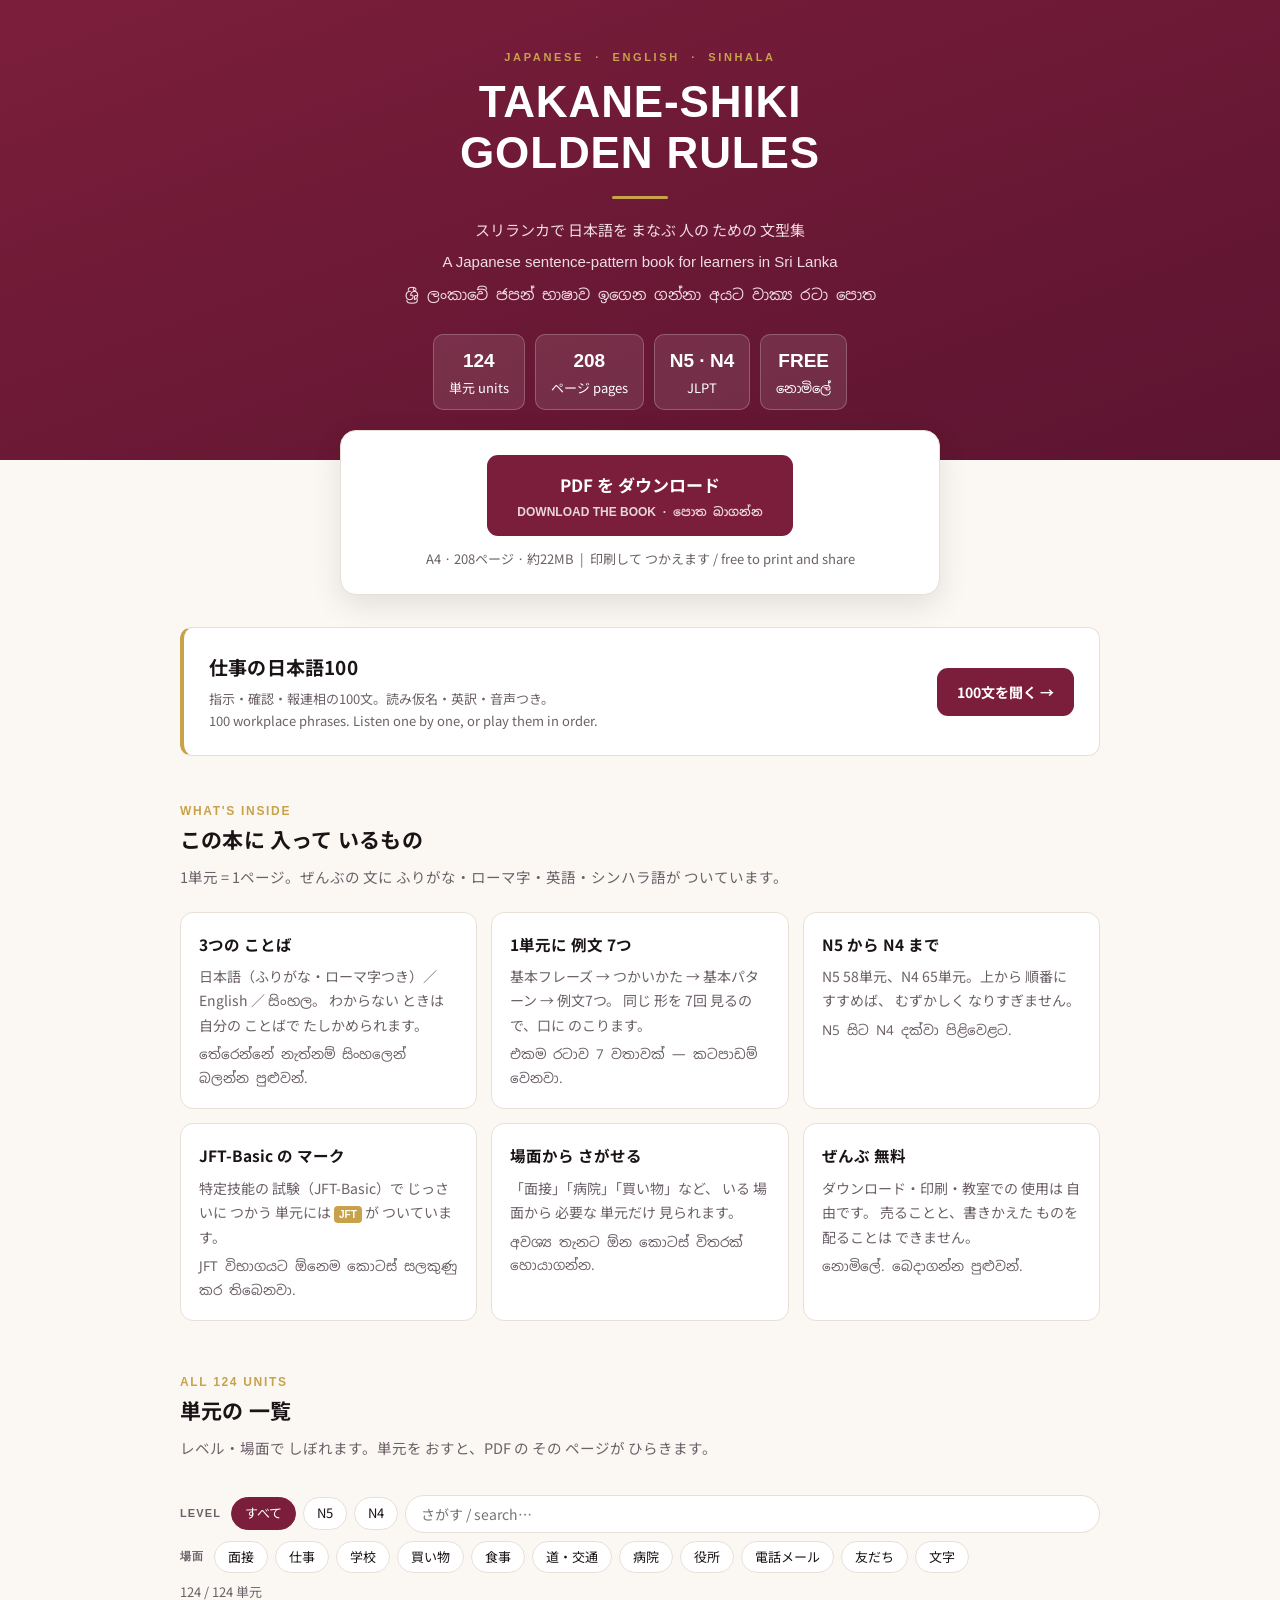
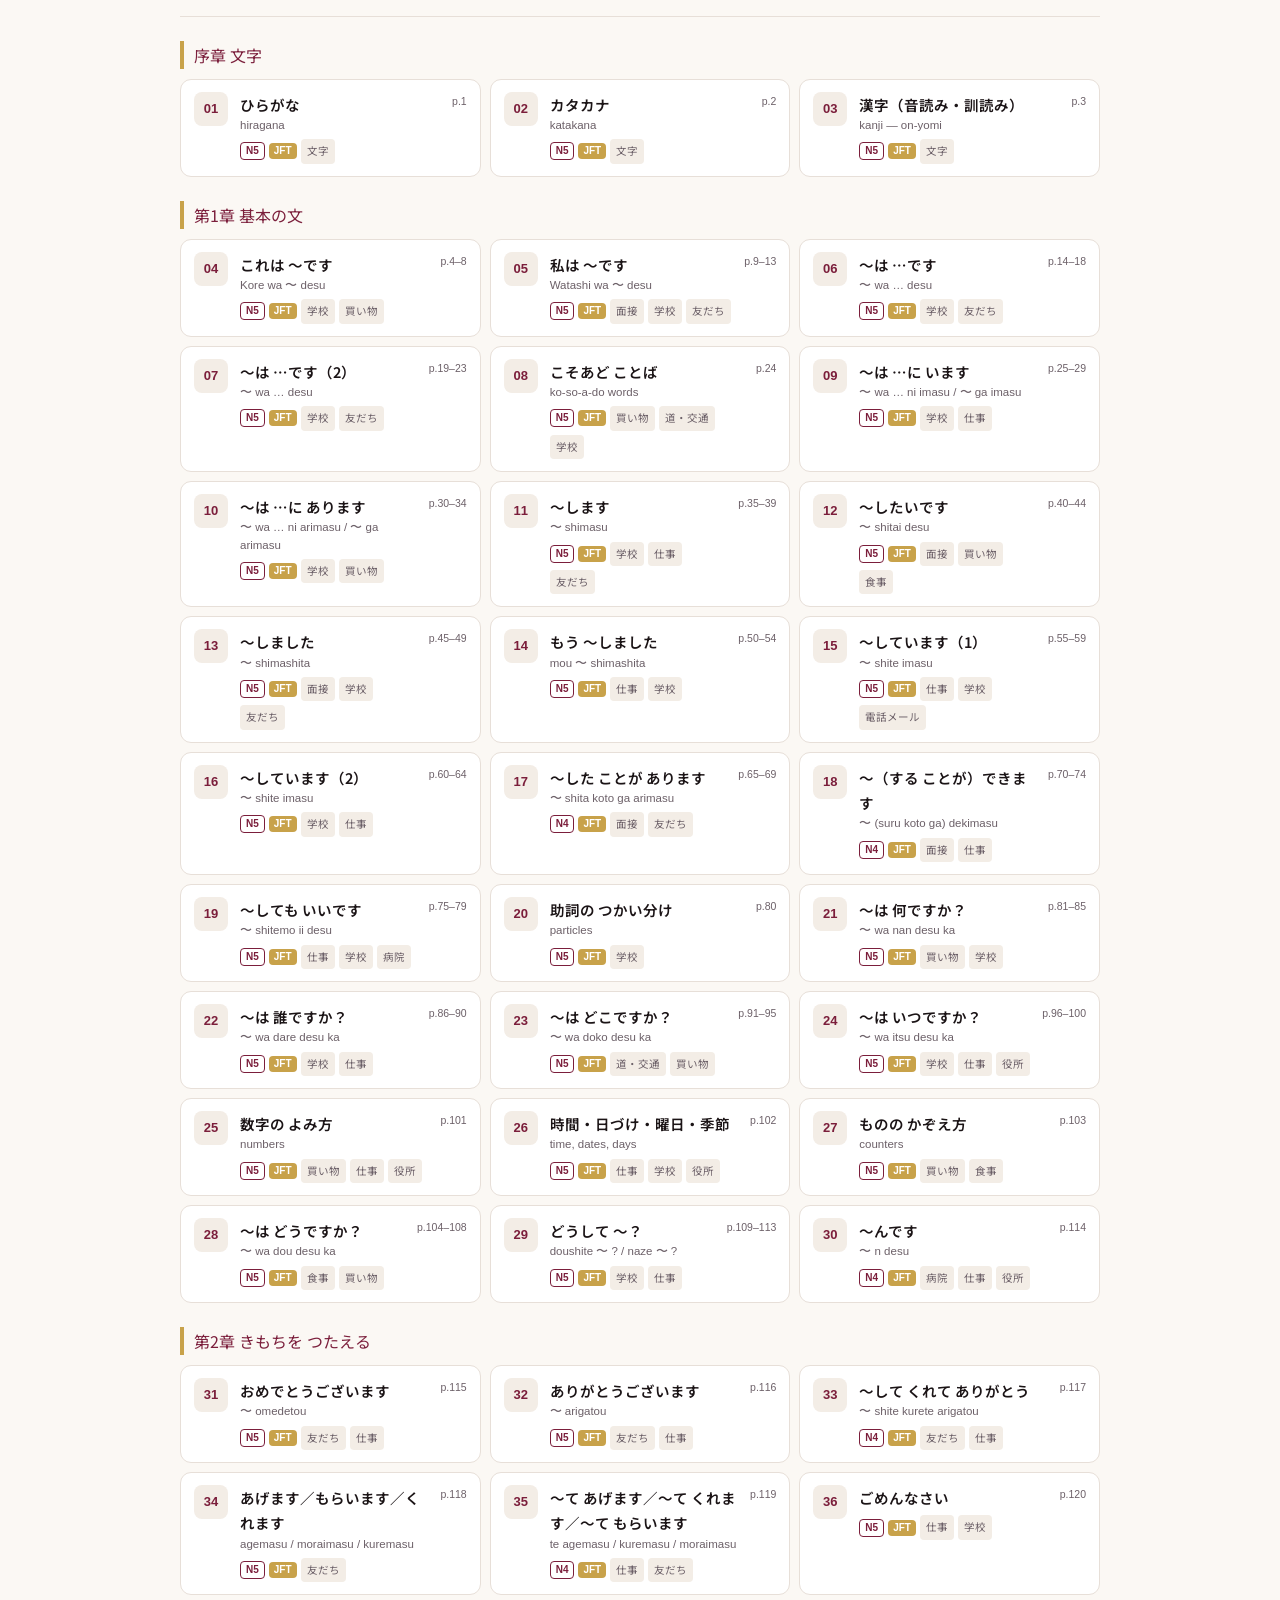
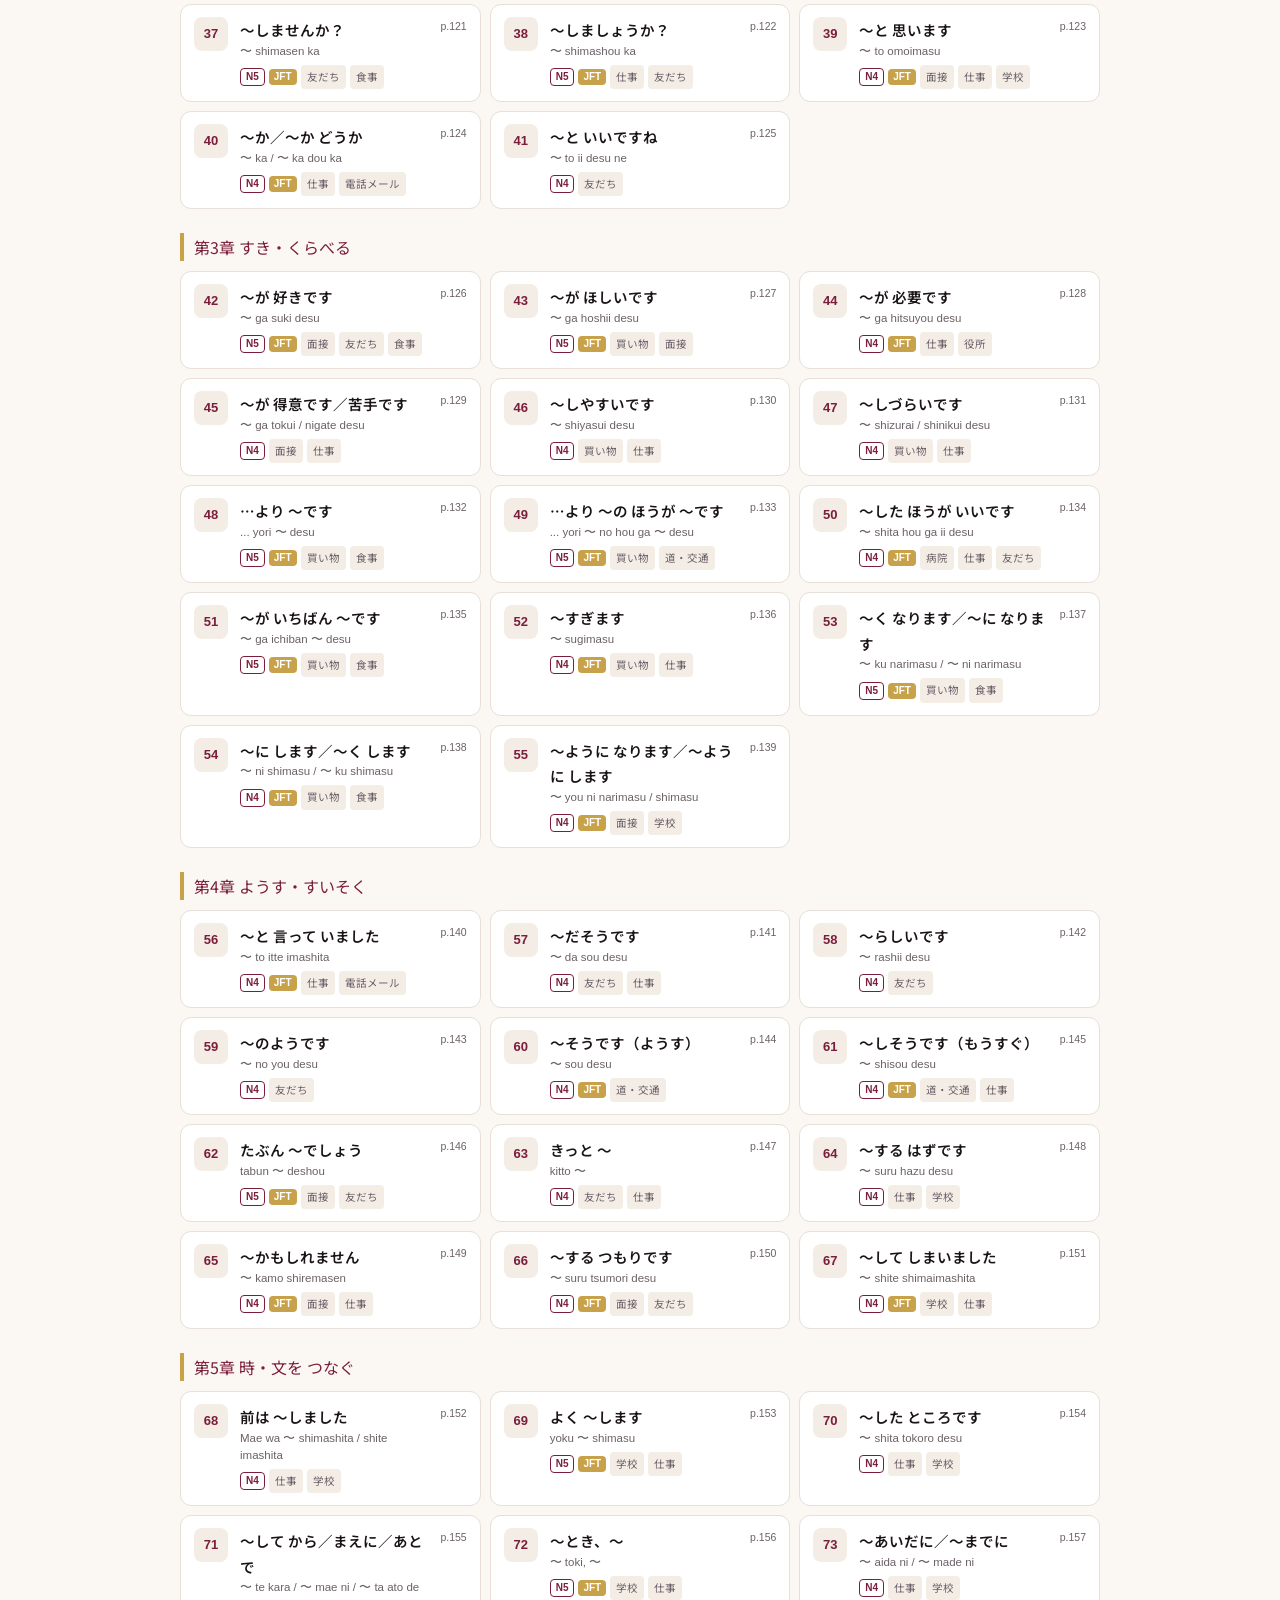
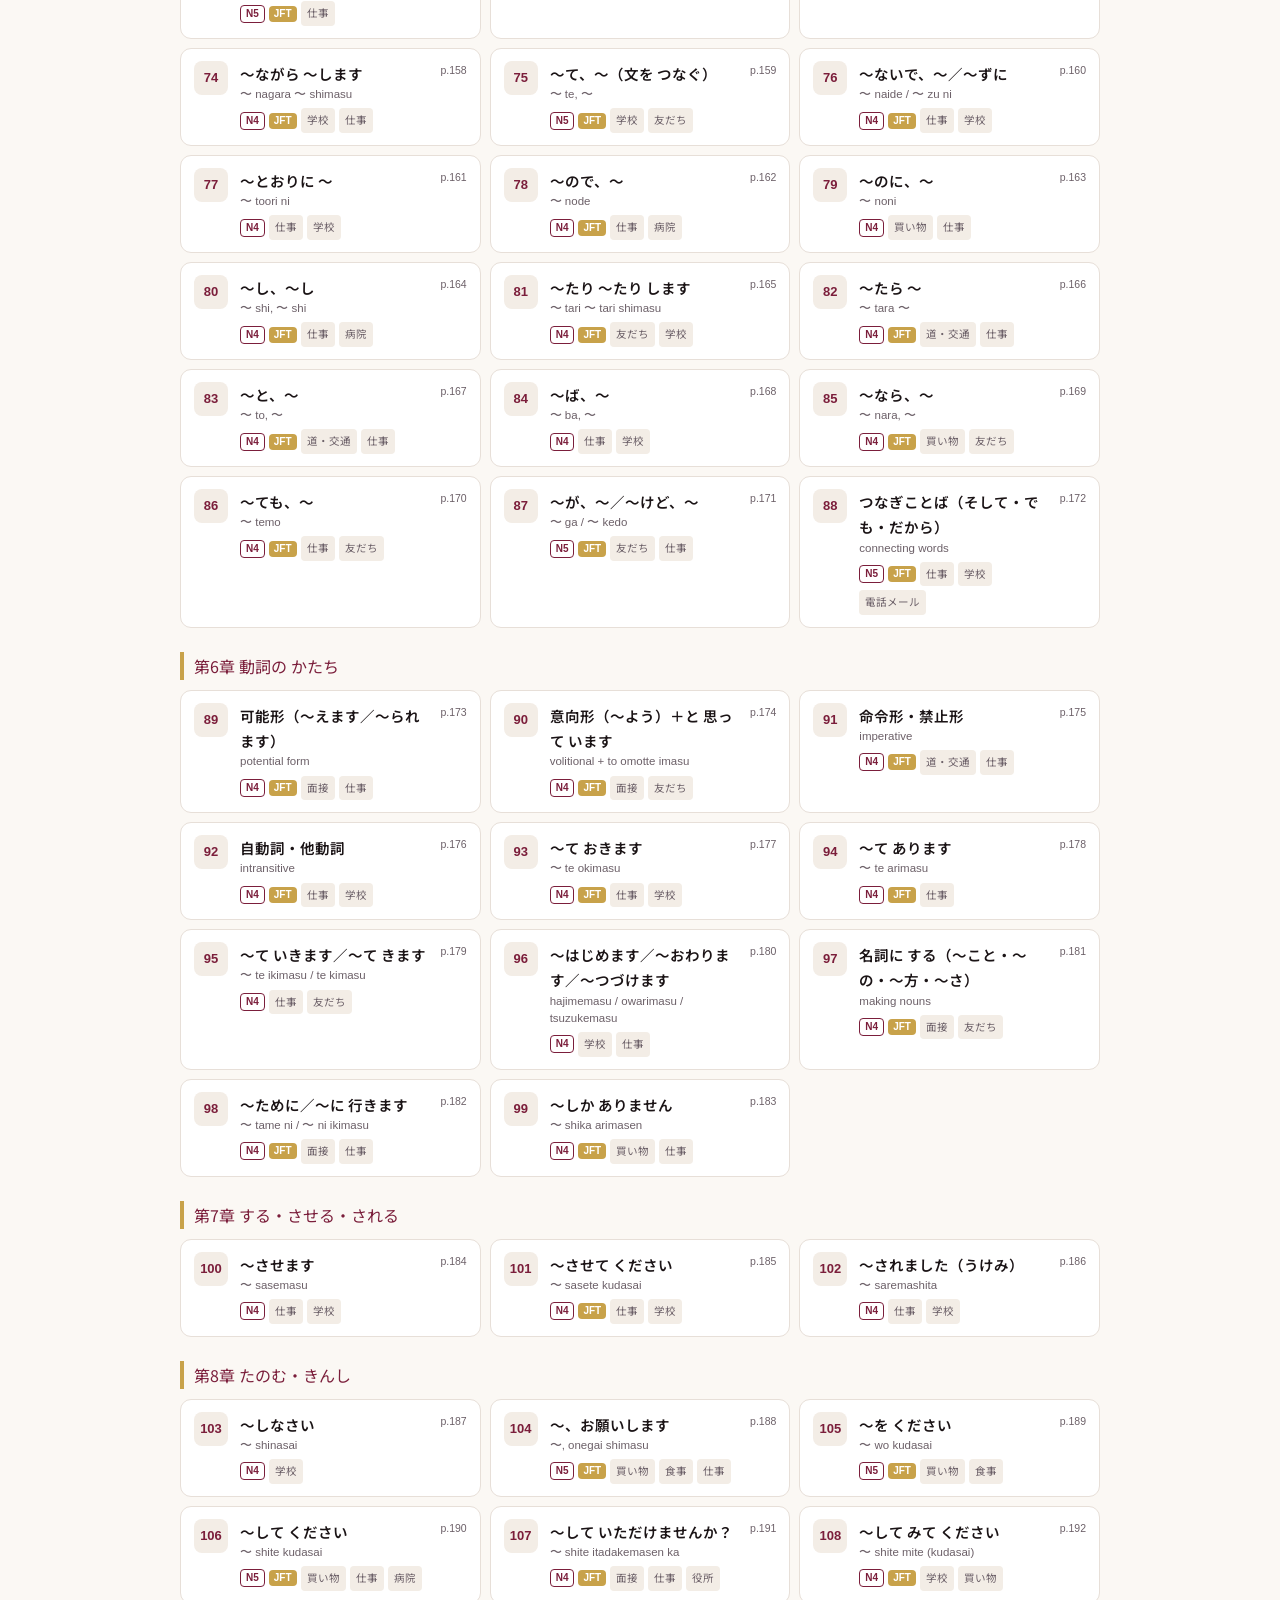
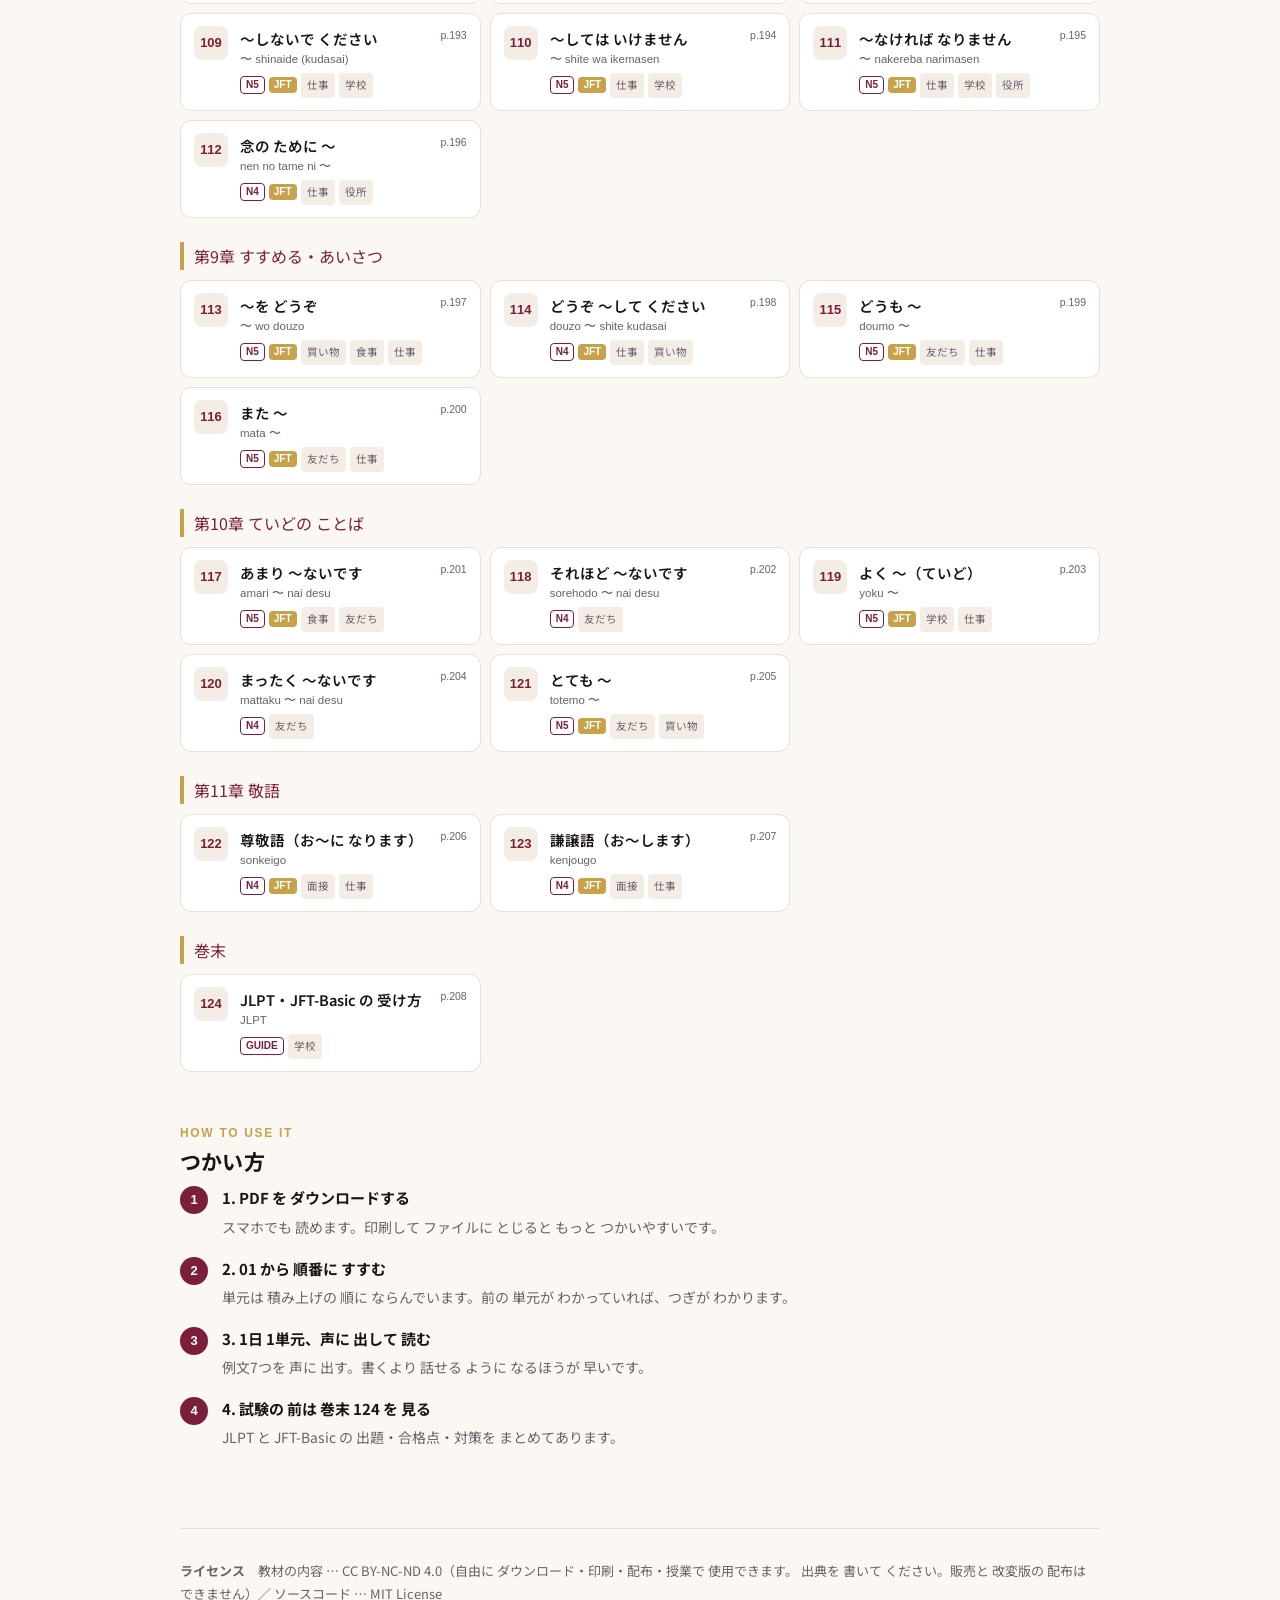
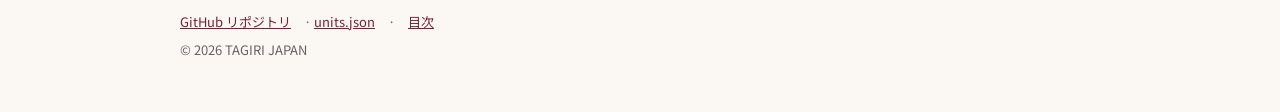
<file: index.html>
<!doctype html>
<html lang="ja">
<head>
<meta charset="utf-8">
<meta name="viewport" content="width=device-width,initial-scale=1">
<title>TAKANE-SHIKI GOLDEN RULES — 日本語 × English × සිංහල</title>
<meta name="description" content="スリランカの学習者のための日本語文型集。JLPT N5・N4、全124単元・208ページ。無料でダウンロードできます。">
<meta property="og:title" content="TAKANE-SHIKI GOLDEN RULES">
<meta property="og:description" content="日本語 × English × සිංහල ・ N5/N4 全124単元 ・ 無料">
<meta property="og:type" content="website">
<link rel="preconnect" href="https://fonts.googleapis.com">
<link rel="preconnect" href="https://fonts.gstatic.com" crossorigin>
<link href="https://fonts.googleapis.com/css2?family=Noto+Sans+JP:wght@400;600;800&family=Noto+Sans+Sinhala:wght@400;600&display=swap" rel="stylesheet">
<style>
*{box-sizing:border-box}
:root{
  --maroon:#7B1E3B; --gold:#C8A24A; --ink:#1B1416; --grey:#6C6068;
  --paper:#FBF8F4; --card:#fff; --line:#E7DFD8; --soft:#F3EDE6;
}
@media (prefers-color-scheme:dark){
  :root{ --ink:#F2EAEC; --grey:#B0A2A8; --paper:#171113; --card:#211820;
         --line:#3A2B33; --soft:#2A1E26; --gold:#D9B764; }
}
html{ -webkit-text-size-adjust:100% }
body{ margin:0; background:var(--paper); color:var(--ink);
  font-family:"Noto Sans JP","Noto Sans Sinhala","Hiragino Kaku Gothic ProN",
    "Yu Gothic",Meiryo,system-ui,sans-serif;
  line-height:1.75; font-size:16px; }
.si{ font-family:"Noto Sans Sinhala","Iskoola Pota",sans-serif; }
.ro{ font-family:"Helvetica Neue",Arial,sans-serif; }
.wrap{ max-width:960px; margin:0 auto; padding:0 20px; }
a{ color:var(--maroon); }
@media (prefers-color-scheme:dark){ a{ color:var(--gold) } }

/* ---- hero ---- */
.hero{ background:linear-gradient(160deg,#7B1E3B 0%,#5C1430 100%); color:#fff;
  padding:52px 0 44px; text-align:center; }
.hero .kicker{ font:600 11px/1 "Helvetica Neue",Arial,sans-serif; letter-spacing:.24em;
  color:var(--gold); text-transform:uppercase; }
.hero h1{ font:800 clamp(26px,6.4vw,44px)/1.15 "Helvetica Neue",Arial,sans-serif;
  letter-spacing:.02em; margin:14px 0 4px; }
.hero .rule{ width:56px; height:3px; background:var(--gold); margin:18px auto; border-radius:2px; }
.hero p{ margin:6px 0; font-size:15px; color:#F0DCE3; }
.hero p.si{ font-size:15px; }
.stats{ display:flex; flex-wrap:wrap; justify-content:center; gap:10px; margin:26px 0 6px; }
.stat{ background:rgba(255,255,255,.10); border:1px solid rgba(255,255,255,.22);
  border-radius:10px; padding:9px 15px; font-size:13px; }
.stat b{ font-size:19px; font-family:"Helvetica Neue",Arial,sans-serif; display:block; }

/* ---- download ---- */
.dl{ margin:-30px auto 0; max-width:600px; background:var(--card);
  border:1px solid var(--line); border-radius:16px; padding:24px;
  box-shadow:0 10px 30px rgba(0,0,0,.10); text-align:center; }
.btn{ display:inline-block; background:var(--maroon); color:#fff; text-decoration:none;
  font-weight:700; padding:15px 30px; border-radius:11px; font-size:17px; }
.btn:hover{ background:#5C1430 }
.btn .sub{ display:block; font:600 12px/1.5 "Helvetica Neue",Arial,sans-serif;
  opacity:.82; margin-top:3px; }
.dl .meta{ color:var(--grey); font-size:13px; margin-top:12px; }

/* ---- sections ---- */
section{ padding:46px 0 6px; }
h2{ font-size:21px; margin:0 0 6px; letter-spacing:.01em; }
h2 .en{ display:block; font:600 12px/1.6 "Helvetica Neue",Arial,sans-serif;
  letter-spacing:.14em; color:var(--gold); text-transform:uppercase; }
.lead{ color:var(--grey); font-size:14.5px; margin:0 0 22px; }
.grid{ display:grid; gap:14px; grid-template-columns:repeat(auto-fit,minmax(230px,1fr)); }
.box{ background:var(--card); border:1px solid var(--line); border-radius:13px; padding:18px; }
.box h3{ margin:0 0 6px; font-size:15.5px; }
.box p{ margin:0; font-size:14px; color:var(--grey); }
.box .si{ font-size:13.5px; display:block; margin-top:6px; }

/* ---- filters ---- */
.filters{ position:sticky; top:0; z-index:5; background:var(--paper);
  padding:12px 0; border-bottom:1px solid var(--line); margin-bottom:20px; }
.frow{ display:flex; flex-wrap:wrap; gap:7px; align-items:center; margin-bottom:8px; }
.frow:last-child{ margin-bottom:0 }
.flab{ font:700 11px/1 "Helvetica Neue",Arial,sans-serif; letter-spacing:.1em;
  color:var(--grey); margin-right:3px; }
.chip{ border:1px solid var(--line); background:var(--card); color:var(--ink);
  border-radius:999px; padding:6px 13px; font-size:13px; cursor:pointer;
  font-family:inherit; line-height:1.4; }
.chip:hover{ border-color:var(--maroon) }
.chip[aria-pressed="true"]{ background:var(--maroon); color:#fff; border-color:var(--maroon); }
#q{ flex:1; min-width:170px; border:1px solid var(--line); background:var(--card);
  color:var(--ink); border-radius:999px; padding:8px 15px; font-size:14px;
  font-family:inherit; }
#count{ font-size:13px; color:var(--grey); }

/* ---- unit list ---- */
.chap{ margin:24px 0 10px; font:700 13px/1.4 inherit; color:var(--maroon);
  border-left:4px solid var(--gold); padding-left:10px; }
@media (prefers-color-scheme:dark){ .chap{ color:var(--gold) } }
.units{ display:grid; gap:9px; grid-template-columns:repeat(auto-fill,minmax(290px,1fr)); }
.u{ display:flex; gap:12px; align-items:flex-start; background:var(--card);
  border:1px solid var(--line); border-radius:11px; padding:12px 13px;
  text-decoration:none; color:inherit; transition:border-color .12s, transform .12s; }
.u:hover{ border-color:var(--maroon); transform:translateY(-1px); }
@media (prefers-color-scheme:dark){ .u:hover{ border-color:var(--gold) } }
.u .no{ flex:0 0 34px; height:34px; border-radius:8px; background:var(--soft);
  color:var(--maroon); font:700 13px/34px "Helvetica Neue",Arial,sans-serif;
  text-align:center; }
@media (prefers-color-scheme:dark){ .u .no{ color:var(--gold) } }
.u .t{ min-width:0; flex:1 }
.u .jp{ font-weight:600; font-size:14.5px; word-break:break-word; }
.u .rom{ font:400 11.5px/1.5 "Helvetica Neue",Arial,sans-serif; color:var(--grey);
  word-break:break-word; }
.u .tags{ margin-top:5px; display:flex; flex-wrap:wrap; gap:4px; align-items:center; }
.lvl{ font:700 10px/1 "Helvetica Neue",Arial,sans-serif; color:var(--maroon);
  border:1px solid var(--maroon); border-radius:4px; padding:3px 5px; }
@media (prefers-color-scheme:dark){ .lvl{ color:var(--gold); border-color:var(--gold) } }
.jft{ font:700 10px/1 "Helvetica Neue",Arial,sans-serif; color:#fff;
  background:var(--gold); border-radius:4px; padding:3px 5px; }
.tag{ font-size:10.5px; color:var(--grey); background:var(--soft);
  border-radius:4px; padding:3px 6px; }
.pg{ font:400 10.5px/1 "Helvetica Neue",Arial,sans-serif; color:var(--grey);
  margin-left:auto; white-space:nowrap; padding-top:4px; }
.empty{ color:var(--grey); font-size:14px; padding:22px 0; }

/* ---- steps ---- */
ol.steps{ padding-left:0; list-style:none; counter-reset:s; margin:0; }
ol.steps li{ counter-increment:s; position:relative; padding-left:42px; margin-bottom:16px; }
ol.steps li::before{ content:counter(s); position:absolute; left:0; top:1px;
  width:28px; height:28px; border-radius:50%; background:var(--maroon); color:#fff;
  font:700 13px/28px "Helvetica Neue",Arial,sans-serif; text-align:center; }
ol.steps b{ display:block; font-size:15px; }
ol.steps span{ color:var(--grey); font-size:14px; }

footer{ margin-top:56px; border-top:1px solid var(--line); padding:26px 0 46px;
  color:var(--grey); font-size:13px; }
footer p{ margin:5px 0 }
.work-audio-banner{display:flex;align-items:center;justify-content:space-between;gap:20px;padding:22px 25px;margin:32px 0 0;border:1px solid var(--line);border-left:4px solid var(--gold);border-radius:12px;background:var(--card)}.work-audio-banner h2{font-size:19px;margin:0 0 4px}.work-audio-banner p{margin:0;font-size:13px;color:var(--grey)}.work-audio-banner .btn{font-size:14px;padding:12px 20px;white-space:nowrap}@media(max-width:600px){.work-audio-banner{align-items:stretch;flex-direction:column;gap:14px}.work-audio-banner .btn{text-align:center}}
</style>
</head>
<body>

<div class="hero">
  <div class="wrap">
    <div class="kicker">Japanese &nbsp;·&nbsp; English &nbsp;·&nbsp; Sinhala</div>
    <h1>TAKANE-SHIKI<br>GOLDEN RULES</h1>
    <div class="rule"></div>
    <p>スリランカで 日本語を まなぶ 人の ための 文型集</p>
    <p class="ro">A Japanese sentence-pattern book for learners in Sri Lanka</p>
    <p class="si">ශ්‍රී ලංකාවේ ජපන් භාෂාව ඉගෙන ගන්නා අයට වාක්‍ය රටා පොත</p>
    <div class="stats">
      <div class="stat"><b>124</b>単元 units</div>
      <div class="stat"><b>208</b>ページ pages</div>
      <div class="stat"><b>N5 · N4</b>JLPT</div>
      <div class="stat"><b>FREE</b>නොමිලේ</div>
    </div>
  </div>
</div>

<div class="wrap">
  <div class="dl">
    <a class="btn" href="TAKANE_GOLDEN_RULES_124.pdf" download>
      PDF を ダウンロード
      <span class="sub">DOWNLOAD THE BOOK &nbsp;·&nbsp; <span class="si">පොත බාගන්න</span></span>
    </a>
    <div class="meta">A4 · 208ページ · 約22MB &nbsp;|&nbsp; 印刷して つかえます / free to print and share</div>
  </div>
</div>

<div class="wrap">
  <section class="work-audio-banner" aria-label="仕事の日本語100 音声教材">
    <div><h2>仕事の日本語100</h2><p>指示・確認・報連相の100文。読み仮名・英訳・音声つき。</p><p lang="en">100 workplace phrases. Listen one by one, or play them in order.</p></div>
    <a class="btn" href="work-phrases/">100文を聞く →</a>
  </section>

<section>
  <h2><span class="en">What's inside</span>この本に 入って いるもの</h2>
  <p class="lead">1単元 = 1ページ。ぜんぶの 文に ふりがな・ローマ字・英語・シンハラ語が ついています。</p>
  <div class="grid">
    <div class="box"><h3>3つの ことば</h3><p>日本語（ふりがな・ローマ字つき）／ English ／ සිංහල。
      わからない ときは 自分の ことばで たしかめられます。
      <span class="si">තේරෙන්නේ නැත්නම් සිංහලෙන් බලන්න පුළුවන්.</span></p></div>
    <div class="box"><h3>1単元に 例文 7つ</h3><p>基本フレーズ → つかいかた → 基本パターン → 例文7つ。
      同じ 形を 7回 見るので、口に のこります。
      <span class="si">එකම රටාව 7 වතාවක් — කටපාඩම් වෙනවා.</span></p></div>
    <div class="box"><h3>N5 から N4 まで</h3><p>N5 58単元、N4 65単元。上から 順番に すすめば、
      むずかしく なりすぎません。
      <span class="si">N5 සිට N4 දක්වා පිළිවෙළට.</span></p></div>
    <div class="box"><h3>JFT-Basic の マーク</h3><p>特定技能の 試験（JFT-Basic）で じっさいに つかう 単元には
      <span class="jft">JFT</span> が ついています。
      <span class="si">JFT විභාගයට ඕනෙම කොටස් සලකුණු කර තිබෙනවා.</span></p></div>
    <div class="box"><h3>場面から さがせる</h3><p>「面接」「病院」「買い物」など、
      いる 場面から 必要な 単元だけ 見られます。
      <span class="si">අවශ්‍ය තැනට ඕන කොටස් විතරක් හොයාගන්න.</span></p></div>
    <div class="box"><h3>ぜんぶ 無料</h3><p>ダウンロード・印刷・教室での 使用は 自由です。
      売ることと、書きかえた ものを 配ることは できません。
      <span class="si">නොමිලේ. බෙදාගන්න පුළුවන්.</span></p></div>
  </div>
</section>

<section id="units">
  <h2><span class="en">All 124 units</span>単元の 一覧</h2>
  <p class="lead">レベル・場面で しぼれます。単元を おすと、PDF の その ページが ひらきます。</p>

  <div class="filters">
    <div class="frow">
      <span class="flab">LEVEL</span>
      <button class="chip" data-lvl="all" aria-pressed="true">すべて</button>
      <button class="chip" data-lvl="N5" aria-pressed="false">N5</button>
      <button class="chip" data-lvl="N4" aria-pressed="false">N4</button>
      <input id="q" type="search" placeholder="さがす / search…">
    </div>
    <div class="frow">
      <span class="flab">場面</span><button class="chip" data-scene="面接" aria-pressed="false">面接</button><button class="chip" data-scene="仕事" aria-pressed="false">仕事</button><button class="chip" data-scene="学校" aria-pressed="false">学校</button><button class="chip" data-scene="買い物" aria-pressed="false">買い物</button><button class="chip" data-scene="食事" aria-pressed="false">食事</button><button class="chip" data-scene="道・交通" aria-pressed="false">道・交通</button><button class="chip" data-scene="病院" aria-pressed="false">病院</button><button class="chip" data-scene="役所" aria-pressed="false">役所</button><button class="chip" data-scene="電話メール" aria-pressed="false">電話メール</button><button class="chip" data-scene="友だち" aria-pressed="false">友だち</button><button class="chip" data-scene="文字" aria-pressed="false">文字</button>
    </div>
    <div class="frow"><span id="count"></span></div>
  </div>

  <div class="chapblock"><div class="chap">序章 文字</div><div class="units"><a class="u" href="TAKANE_GOLDEN_RULES_124.pdf#page=1" target="_blank" rel="noopener" data-level="N5" data-scenes="文字" data-find="01 ひらがな hiragana"><div class="no">01</div><div class="t"><div class="jp">ひらがな</div><div class="rom">hiragana</div><div class="tags"><span class="lvl">N5</span><span class="jft">JFT</span><span class="tag">文字</span></div></div><div class="pg">p.1</div></a><a class="u" href="TAKANE_GOLDEN_RULES_124.pdf#page=2" target="_blank" rel="noopener" data-level="N5" data-scenes="文字" data-find="02 カタカナ katakana"><div class="no">02</div><div class="t"><div class="jp">カタカナ</div><div class="rom">katakana</div><div class="tags"><span class="lvl">N5</span><span class="jft">JFT</span><span class="tag">文字</span></div></div><div class="pg">p.2</div></a><a class="u" href="TAKANE_GOLDEN_RULES_124.pdf#page=3" target="_blank" rel="noopener" data-level="N5" data-scenes="文字" data-find="03 漢字（音読み・訓読み） kanji — on-yomi"><div class="no">03</div><div class="t"><div class="jp">漢字（音読み・訓読み）</div><div class="rom">kanji — on-yomi</div><div class="tags"><span class="lvl">N5</span><span class="jft">JFT</span><span class="tag">文字</span></div></div><div class="pg">p.3</div></a></div></div><div class="chapblock"><div class="chap">第1章 基本の文</div><div class="units"><a class="u" href="TAKANE_GOLDEN_RULES_124.pdf#page=4" target="_blank" rel="noopener" data-level="N5" data-scenes="学校|買い物" data-find="04 これは 〜です kore wa 〜 desu"><div class="no">04</div><div class="t"><div class="jp">これは 〜です</div><div class="rom">Kore wa 〜 desu</div><div class="tags"><span class="lvl">N5</span><span class="jft">JFT</span><span class="tag">学校</span><span class="tag">買い物</span></div></div><div class="pg">p.4–8</div></a><a class="u" href="TAKANE_GOLDEN_RULES_124.pdf#page=9" target="_blank" rel="noopener" data-level="N5" data-scenes="面接|学校|友だち" data-find="05 私は 〜です watashi wa 〜 desu"><div class="no">05</div><div class="t"><div class="jp">私は 〜です</div><div class="rom">Watashi wa 〜 desu</div><div class="tags"><span class="lvl">N5</span><span class="jft">JFT</span><span class="tag">面接</span><span class="tag">学校</span><span class="tag">友だち</span></div></div><div class="pg">p.9–13</div></a><a class="u" href="TAKANE_GOLDEN_RULES_124.pdf#page=14" target="_blank" rel="noopener" data-level="N5" data-scenes="学校|友だち" data-find="06 〜は …です 〜 wa … desu"><div class="no">06</div><div class="t"><div class="jp">〜は …です</div><div class="rom">〜 wa … desu</div><div class="tags"><span class="lvl">N5</span><span class="jft">JFT</span><span class="tag">学校</span><span class="tag">友だち</span></div></div><div class="pg">p.14–18</div></a><a class="u" href="TAKANE_GOLDEN_RULES_124.pdf#page=19" target="_blank" rel="noopener" data-level="N5" data-scenes="学校|友だち" data-find="07 〜は …です（2） 〜 wa … desu"><div class="no">07</div><div class="t"><div class="jp">〜は …です（2）</div><div class="rom">〜 wa … desu</div><div class="tags"><span class="lvl">N5</span><span class="jft">JFT</span><span class="tag">学校</span><span class="tag">友だち</span></div></div><div class="pg">p.19–23</div></a><a class="u" href="TAKANE_GOLDEN_RULES_124.pdf#page=24" target="_blank" rel="noopener" data-level="N5" data-scenes="買い物|道・交通|学校" data-find="08 こそあど ことば ko-so-a-do words"><div class="no">08</div><div class="t"><div class="jp">こそあど ことば</div><div class="rom">ko-so-a-do words</div><div class="tags"><span class="lvl">N5</span><span class="jft">JFT</span><span class="tag">買い物</span><span class="tag">道・交通</span><span class="tag">学校</span></div></div><div class="pg">p.24</div></a><a class="u" href="TAKANE_GOLDEN_RULES_124.pdf#page=25" target="_blank" rel="noopener" data-level="N5" data-scenes="学校|仕事" data-find="09 〜は …に います 〜 wa … ni imasu / 〜 ga imasu"><div class="no">09</div><div class="t"><div class="jp">〜は …に います</div><div class="rom">〜 wa … ni imasu / 〜 ga imasu</div><div class="tags"><span class="lvl">N5</span><span class="jft">JFT</span><span class="tag">学校</span><span class="tag">仕事</span></div></div><div class="pg">p.25–29</div></a><a class="u" href="TAKANE_GOLDEN_RULES_124.pdf#page=30" target="_blank" rel="noopener" data-level="N5" data-scenes="学校|買い物" data-find="10 〜は …に あります 〜 wa … ni arimasu / 〜 ga arimasu"><div class="no">10</div><div class="t"><div class="jp">〜は …に あります</div><div class="rom">〜 wa … ni arimasu / 〜 ga arimasu</div><div class="tags"><span class="lvl">N5</span><span class="jft">JFT</span><span class="tag">学校</span><span class="tag">買い物</span></div></div><div class="pg">p.30–34</div></a><a class="u" href="TAKANE_GOLDEN_RULES_124.pdf#page=35" target="_blank" rel="noopener" data-level="N5" data-scenes="学校|仕事|友だち" data-find="11 〜します 〜 shimasu"><div class="no">11</div><div class="t"><div class="jp">〜します</div><div class="rom">〜 shimasu</div><div class="tags"><span class="lvl">N5</span><span class="jft">JFT</span><span class="tag">学校</span><span class="tag">仕事</span><span class="tag">友だち</span></div></div><div class="pg">p.35–39</div></a><a class="u" href="TAKANE_GOLDEN_RULES_124.pdf#page=40" target="_blank" rel="noopener" data-level="N5" data-scenes="面接|買い物|食事" data-find="12 〜したいです 〜 shitai desu"><div class="no">12</div><div class="t"><div class="jp">〜したいです</div><div class="rom">〜 shitai desu</div><div class="tags"><span class="lvl">N5</span><span class="jft">JFT</span><span class="tag">面接</span><span class="tag">買い物</span><span class="tag">食事</span></div></div><div class="pg">p.40–44</div></a><a class="u" href="TAKANE_GOLDEN_RULES_124.pdf#page=45" target="_blank" rel="noopener" data-level="N5" data-scenes="面接|学校|友だち" data-find="13 〜しました 〜 shimashita"><div class="no">13</div><div class="t"><div class="jp">〜しました</div><div class="rom">〜 shimashita</div><div class="tags"><span class="lvl">N5</span><span class="jft">JFT</span><span class="tag">面接</span><span class="tag">学校</span><span class="tag">友だち</span></div></div><div class="pg">p.45–49</div></a><a class="u" href="TAKANE_GOLDEN_RULES_124.pdf#page=50" target="_blank" rel="noopener" data-level="N5" data-scenes="仕事|学校" data-find="14 もう 〜しました mou 〜 shimashita"><div class="no">14</div><div class="t"><div class="jp">もう 〜しました</div><div class="rom">mou 〜 shimashita</div><div class="tags"><span class="lvl">N5</span><span class="jft">JFT</span><span class="tag">仕事</span><span class="tag">学校</span></div></div><div class="pg">p.50–54</div></a><a class="u" href="TAKANE_GOLDEN_RULES_124.pdf#page=55" target="_blank" rel="noopener" data-level="N5" data-scenes="仕事|学校|電話メール" data-find="15 〜しています（1） 〜 shite imasu"><div class="no">15</div><div class="t"><div class="jp">〜しています（1）</div><div class="rom">〜 shite imasu</div><div class="tags"><span class="lvl">N5</span><span class="jft">JFT</span><span class="tag">仕事</span><span class="tag">学校</span><span class="tag">電話メール</span></div></div><div class="pg">p.55–59</div></a><a class="u" href="TAKANE_GOLDEN_RULES_124.pdf#page=60" target="_blank" rel="noopener" data-level="N5" data-scenes="学校|仕事" data-find="16 〜しています（2） 〜 shite imasu"><div class="no">16</div><div class="t"><div class="jp">〜しています（2）</div><div class="rom">〜 shite imasu</div><div class="tags"><span class="lvl">N5</span><span class="jft">JFT</span><span class="tag">学校</span><span class="tag">仕事</span></div></div><div class="pg">p.60–64</div></a><a class="u" href="TAKANE_GOLDEN_RULES_124.pdf#page=65" target="_blank" rel="noopener" data-level="N4" data-scenes="面接|友だち" data-find="17 〜した ことが あります 〜 shita koto ga arimasu"><div class="no">17</div><div class="t"><div class="jp">〜した ことが あります</div><div class="rom">〜 shita koto ga arimasu</div><div class="tags"><span class="lvl">N4</span><span class="jft">JFT</span><span class="tag">面接</span><span class="tag">友だち</span></div></div><div class="pg">p.65–69</div></a><a class="u" href="TAKANE_GOLDEN_RULES_124.pdf#page=70" target="_blank" rel="noopener" data-level="N4" data-scenes="面接|仕事" data-find="18 〜（する ことが）できます 〜 (suru koto ga) dekimasu"><div class="no">18</div><div class="t"><div class="jp">〜（する ことが）できます</div><div class="rom">〜 (suru koto ga) dekimasu</div><div class="tags"><span class="lvl">N4</span><span class="jft">JFT</span><span class="tag">面接</span><span class="tag">仕事</span></div></div><div class="pg">p.70–74</div></a><a class="u" href="TAKANE_GOLDEN_RULES_124.pdf#page=75" target="_blank" rel="noopener" data-level="N5" data-scenes="仕事|学校|病院" data-find="19 〜しても いいです 〜 shitemo ii desu"><div class="no">19</div><div class="t"><div class="jp">〜しても いいです</div><div class="rom">〜 shitemo ii desu</div><div class="tags"><span class="lvl">N5</span><span class="jft">JFT</span><span class="tag">仕事</span><span class="tag">学校</span><span class="tag">病院</span></div></div><div class="pg">p.75–79</div></a><a class="u" href="TAKANE_GOLDEN_RULES_124.pdf#page=80" target="_blank" rel="noopener" data-level="N5" data-scenes="学校" data-find="20 助詞の つかい分け particles"><div class="no">20</div><div class="t"><div class="jp">助詞の つかい分け</div><div class="rom">particles</div><div class="tags"><span class="lvl">N5</span><span class="jft">JFT</span><span class="tag">学校</span></div></div><div class="pg">p.80</div></a><a class="u" href="TAKANE_GOLDEN_RULES_124.pdf#page=81" target="_blank" rel="noopener" data-level="N5" data-scenes="買い物|学校" data-find="21 〜は 何ですか？ 〜 wa nan desu ka"><div class="no">21</div><div class="t"><div class="jp">〜は 何ですか？</div><div class="rom">〜 wa nan desu ka</div><div class="tags"><span class="lvl">N5</span><span class="jft">JFT</span><span class="tag">買い物</span><span class="tag">学校</span></div></div><div class="pg">p.81–85</div></a><a class="u" href="TAKANE_GOLDEN_RULES_124.pdf#page=86" target="_blank" rel="noopener" data-level="N5" data-scenes="学校|仕事" data-find="22 〜は 誰ですか？ 〜 wa dare desu ka"><div class="no">22</div><div class="t"><div class="jp">〜は 誰ですか？</div><div class="rom">〜 wa dare desu ka</div><div class="tags"><span class="lvl">N5</span><span class="jft">JFT</span><span class="tag">学校</span><span class="tag">仕事</span></div></div><div class="pg">p.86–90</div></a><a class="u" href="TAKANE_GOLDEN_RULES_124.pdf#page=91" target="_blank" rel="noopener" data-level="N5" data-scenes="道・交通|買い物" data-find="23 〜は どこですか？ 〜 wa doko desu ka"><div class="no">23</div><div class="t"><div class="jp">〜は どこですか？</div><div class="rom">〜 wa doko desu ka</div><div class="tags"><span class="lvl">N5</span><span class="jft">JFT</span><span class="tag">道・交通</span><span class="tag">買い物</span></div></div><div class="pg">p.91–95</div></a><a class="u" href="TAKANE_GOLDEN_RULES_124.pdf#page=96" target="_blank" rel="noopener" data-level="N5" data-scenes="学校|仕事|役所" data-find="24 〜は いつですか？ 〜 wa itsu desu ka"><div class="no">24</div><div class="t"><div class="jp">〜は いつですか？</div><div class="rom">〜 wa itsu desu ka</div><div class="tags"><span class="lvl">N5</span><span class="jft">JFT</span><span class="tag">学校</span><span class="tag">仕事</span><span class="tag">役所</span></div></div><div class="pg">p.96–100</div></a><a class="u" href="TAKANE_GOLDEN_RULES_124.pdf#page=101" target="_blank" rel="noopener" data-level="N5" data-scenes="買い物|仕事|役所" data-find="25 数字の よみ方 numbers"><div class="no">25</div><div class="t"><div class="jp">数字の よみ方</div><div class="rom">numbers</div><div class="tags"><span class="lvl">N5</span><span class="jft">JFT</span><span class="tag">買い物</span><span class="tag">仕事</span><span class="tag">役所</span></div></div><div class="pg">p.101</div></a><a class="u" href="TAKANE_GOLDEN_RULES_124.pdf#page=102" target="_blank" rel="noopener" data-level="N5" data-scenes="仕事|学校|役所" data-find="26 時間・日づけ・曜日・季節 time, dates, days"><div class="no">26</div><div class="t"><div class="jp">時間・日づけ・曜日・季節</div><div class="rom">time, dates, days</div><div class="tags"><span class="lvl">N5</span><span class="jft">JFT</span><span class="tag">仕事</span><span class="tag">学校</span><span class="tag">役所</span></div></div><div class="pg">p.102</div></a><a class="u" href="TAKANE_GOLDEN_RULES_124.pdf#page=103" target="_blank" rel="noopener" data-level="N5" data-scenes="買い物|食事" data-find="27 ものの かぞえ方 counters"><div class="no">27</div><div class="t"><div class="jp">ものの かぞえ方</div><div class="rom">counters</div><div class="tags"><span class="lvl">N5</span><span class="jft">JFT</span><span class="tag">買い物</span><span class="tag">食事</span></div></div><div class="pg">p.103</div></a><a class="u" href="TAKANE_GOLDEN_RULES_124.pdf#page=104" target="_blank" rel="noopener" data-level="N5" data-scenes="食事|買い物" data-find="28 〜は どうですか？ 〜 wa dou desu ka"><div class="no">28</div><div class="t"><div class="jp">〜は どうですか？</div><div class="rom">〜 wa dou desu ka</div><div class="tags"><span class="lvl">N5</span><span class="jft">JFT</span><span class="tag">食事</span><span class="tag">買い物</span></div></div><div class="pg">p.104–108</div></a><a class="u" href="TAKANE_GOLDEN_RULES_124.pdf#page=109" target="_blank" rel="noopener" data-level="N5" data-scenes="学校|仕事" data-find="29 どうして 〜？ doushite 〜 ? / naze 〜 ?"><div class="no">29</div><div class="t"><div class="jp">どうして 〜？</div><div class="rom">doushite 〜 ? / naze 〜 ?</div><div class="tags"><span class="lvl">N5</span><span class="jft">JFT</span><span class="tag">学校</span><span class="tag">仕事</span></div></div><div class="pg">p.109–113</div></a><a class="u" href="TAKANE_GOLDEN_RULES_124.pdf#page=114" target="_blank" rel="noopener" data-level="N4" data-scenes="病院|仕事|役所" data-find="30 〜んです 〜 n desu"><div class="no">30</div><div class="t"><div class="jp">〜んです</div><div class="rom">〜 n desu</div><div class="tags"><span class="lvl">N4</span><span class="jft">JFT</span><span class="tag">病院</span><span class="tag">仕事</span><span class="tag">役所</span></div></div><div class="pg">p.114</div></a></div></div><div class="chapblock"><div class="chap">第2章 きもちを つたえる</div><div class="units"><a class="u" href="TAKANE_GOLDEN_RULES_124.pdf#page=115" target="_blank" rel="noopener" data-level="N5" data-scenes="友だち|仕事" data-find="31 おめでとうございます 〜 omedetou"><div class="no">31</div><div class="t"><div class="jp">おめでとうございます</div><div class="rom">〜 omedetou</div><div class="tags"><span class="lvl">N5</span><span class="jft">JFT</span><span class="tag">友だち</span><span class="tag">仕事</span></div></div><div class="pg">p.115</div></a><a class="u" href="TAKANE_GOLDEN_RULES_124.pdf#page=116" target="_blank" rel="noopener" data-level="N5" data-scenes="友だち|仕事" data-find="32 ありがとうございます 〜 arigatou"><div class="no">32</div><div class="t"><div class="jp">ありがとうございます</div><div class="rom">〜 arigatou</div><div class="tags"><span class="lvl">N5</span><span class="jft">JFT</span><span class="tag">友だち</span><span class="tag">仕事</span></div></div><div class="pg">p.116</div></a><a class="u" href="TAKANE_GOLDEN_RULES_124.pdf#page=117" target="_blank" rel="noopener" data-level="N4" data-scenes="友だち|仕事" data-find="33 〜して くれて ありがとう 〜 shite kurete arigatou"><div class="no">33</div><div class="t"><div class="jp">〜して くれて ありがとう</div><div class="rom">〜 shite kurete arigatou</div><div class="tags"><span class="lvl">N4</span><span class="jft">JFT</span><span class="tag">友だち</span><span class="tag">仕事</span></div></div><div class="pg">p.117</div></a><a class="u" href="TAKANE_GOLDEN_RULES_124.pdf#page=118" target="_blank" rel="noopener" data-level="N5" data-scenes="友だち" data-find="34 あげます／もらいます／くれます agemasu / moraimasu / kuremasu"><div class="no">34</div><div class="t"><div class="jp">あげます／もらいます／くれます</div><div class="rom">agemasu / moraimasu / kuremasu</div><div class="tags"><span class="lvl">N5</span><span class="jft">JFT</span><span class="tag">友だち</span></div></div><div class="pg">p.118</div></a><a class="u" href="TAKANE_GOLDEN_RULES_124.pdf#page=119" target="_blank" rel="noopener" data-level="N4" data-scenes="仕事|友だち" data-find="35 〜て あげます／〜て くれます／〜て もらいます te agemasu / kuremasu / moraimasu"><div class="no">35</div><div class="t"><div class="jp">〜て あげます／〜て くれます／〜て もらいます</div><div class="rom">te agemasu / kuremasu / moraimasu</div><div class="tags"><span class="lvl">N4</span><span class="jft">JFT</span><span class="tag">仕事</span><span class="tag">友だち</span></div></div><div class="pg">p.119</div></a><a class="u" href="TAKANE_GOLDEN_RULES_124.pdf#page=120" target="_blank" rel="noopener" data-level="N5" data-scenes="仕事|学校" data-find="36 ごめんなさい "><div class="no">36</div><div class="t"><div class="jp">ごめんなさい</div><div class="rom"></div><div class="tags"><span class="lvl">N5</span><span class="jft">JFT</span><span class="tag">仕事</span><span class="tag">学校</span></div></div><div class="pg">p.120</div></a><a class="u" href="TAKANE_GOLDEN_RULES_124.pdf#page=121" target="_blank" rel="noopener" data-level="N5" data-scenes="友だち|食事" data-find="37 〜しませんか？ 〜 shimasen ka"><div class="no">37</div><div class="t"><div class="jp">〜しませんか？</div><div class="rom">〜 shimasen ka</div><div class="tags"><span class="lvl">N5</span><span class="jft">JFT</span><span class="tag">友だち</span><span class="tag">食事</span></div></div><div class="pg">p.121</div></a><a class="u" href="TAKANE_GOLDEN_RULES_124.pdf#page=122" target="_blank" rel="noopener" data-level="N5" data-scenes="仕事|友だち" data-find="38 〜しましょうか？ 〜 shimashou ka"><div class="no">38</div><div class="t"><div class="jp">〜しましょうか？</div><div class="rom">〜 shimashou ka</div><div class="tags"><span class="lvl">N5</span><span class="jft">JFT</span><span class="tag">仕事</span><span class="tag">友だち</span></div></div><div class="pg">p.122</div></a><a class="u" href="TAKANE_GOLDEN_RULES_124.pdf#page=123" target="_blank" rel="noopener" data-level="N4" data-scenes="面接|仕事|学校" data-find="39 〜と 思います 〜 to omoimasu"><div class="no">39</div><div class="t"><div class="jp">〜と 思います</div><div class="rom">〜 to omoimasu</div><div class="tags"><span class="lvl">N4</span><span class="jft">JFT</span><span class="tag">面接</span><span class="tag">仕事</span><span class="tag">学校</span></div></div><div class="pg">p.123</div></a><a class="u" href="TAKANE_GOLDEN_RULES_124.pdf#page=124" target="_blank" rel="noopener" data-level="N4" data-scenes="仕事|電話メール" data-find="40 〜か／〜か どうか 〜 ka / 〜 ka dou ka"><div class="no">40</div><div class="t"><div class="jp">〜か／〜か どうか</div><div class="rom">〜 ka / 〜 ka dou ka</div><div class="tags"><span class="lvl">N4</span><span class="jft">JFT</span><span class="tag">仕事</span><span class="tag">電話メール</span></div></div><div class="pg">p.124</div></a><a class="u" href="TAKANE_GOLDEN_RULES_124.pdf#page=125" target="_blank" rel="noopener" data-level="N4" data-scenes="友だち" data-find="41 〜と いいですね 〜 to ii desu ne"><div class="no">41</div><div class="t"><div class="jp">〜と いいですね</div><div class="rom">〜 to ii desu ne</div><div class="tags"><span class="lvl">N4</span><span class="tag">友だち</span></div></div><div class="pg">p.125</div></a></div></div><div class="chapblock"><div class="chap">第3章 すき・くらべる</div><div class="units"><a class="u" href="TAKANE_GOLDEN_RULES_124.pdf#page=126" target="_blank" rel="noopener" data-level="N5" data-scenes="面接|友だち|食事" data-find="42 〜が 好きです 〜 ga suki desu"><div class="no">42</div><div class="t"><div class="jp">〜が 好きです</div><div class="rom">〜 ga suki desu</div><div class="tags"><span class="lvl">N5</span><span class="jft">JFT</span><span class="tag">面接</span><span class="tag">友だち</span><span class="tag">食事</span></div></div><div class="pg">p.126</div></a><a class="u" href="TAKANE_GOLDEN_RULES_124.pdf#page=127" target="_blank" rel="noopener" data-level="N5" data-scenes="買い物|面接" data-find="43 〜が ほしいです 〜 ga hoshii desu"><div class="no">43</div><div class="t"><div class="jp">〜が ほしいです</div><div class="rom">〜 ga hoshii desu</div><div class="tags"><span class="lvl">N5</span><span class="jft">JFT</span><span class="tag">買い物</span><span class="tag">面接</span></div></div><div class="pg">p.127</div></a><a class="u" href="TAKANE_GOLDEN_RULES_124.pdf#page=128" target="_blank" rel="noopener" data-level="N4" data-scenes="仕事|役所" data-find="44 〜が 必要です 〜 ga hitsuyou desu"><div class="no">44</div><div class="t"><div class="jp">〜が 必要です</div><div class="rom">〜 ga hitsuyou desu</div><div class="tags"><span class="lvl">N4</span><span class="jft">JFT</span><span class="tag">仕事</span><span class="tag">役所</span></div></div><div class="pg">p.128</div></a><a class="u" href="TAKANE_GOLDEN_RULES_124.pdf#page=129" target="_blank" rel="noopener" data-level="N4" data-scenes="面接|仕事" data-find="45 〜が 得意です／苦手です 〜 ga tokui / nigate desu"><div class="no">45</div><div class="t"><div class="jp">〜が 得意です／苦手です</div><div class="rom">〜 ga tokui / nigate desu</div><div class="tags"><span class="lvl">N4</span><span class="tag">面接</span><span class="tag">仕事</span></div></div><div class="pg">p.129</div></a><a class="u" href="TAKANE_GOLDEN_RULES_124.pdf#page=130" target="_blank" rel="noopener" data-level="N4" data-scenes="買い物|仕事" data-find="46 〜しやすいです 〜 shiyasui desu"><div class="no">46</div><div class="t"><div class="jp">〜しやすいです</div><div class="rom">〜 shiyasui desu</div><div class="tags"><span class="lvl">N4</span><span class="tag">買い物</span><span class="tag">仕事</span></div></div><div class="pg">p.130</div></a><a class="u" href="TAKANE_GOLDEN_RULES_124.pdf#page=131" target="_blank" rel="noopener" data-level="N4" data-scenes="買い物|仕事" data-find="47 〜しづらいです 〜 shizurai / shinikui desu"><div class="no">47</div><div class="t"><div class="jp">〜しづらいです</div><div class="rom">〜 shizurai / shinikui desu</div><div class="tags"><span class="lvl">N4</span><span class="tag">買い物</span><span class="tag">仕事</span></div></div><div class="pg">p.131</div></a><a class="u" href="TAKANE_GOLDEN_RULES_124.pdf#page=132" target="_blank" rel="noopener" data-level="N5" data-scenes="買い物|食事" data-find="48 …より 〜です ... yori 〜 desu"><div class="no">48</div><div class="t"><div class="jp">…より 〜です</div><div class="rom">... yori 〜 desu</div><div class="tags"><span class="lvl">N5</span><span class="jft">JFT</span><span class="tag">買い物</span><span class="tag">食事</span></div></div><div class="pg">p.132</div></a><a class="u" href="TAKANE_GOLDEN_RULES_124.pdf#page=133" target="_blank" rel="noopener" data-level="N5" data-scenes="買い物|道・交通" data-find="49 …より 〜の ほうが 〜です ... yori 〜 no hou ga 〜 desu"><div class="no">49</div><div class="t"><div class="jp">…より 〜の ほうが 〜です</div><div class="rom">... yori 〜 no hou ga 〜 desu</div><div class="tags"><span class="lvl">N5</span><span class="jft">JFT</span><span class="tag">買い物</span><span class="tag">道・交通</span></div></div><div class="pg">p.133</div></a><a class="u" href="TAKANE_GOLDEN_RULES_124.pdf#page=134" target="_blank" rel="noopener" data-level="N4" data-scenes="病院|仕事|友だち" data-find="50 〜した ほうが いいです 〜 shita hou ga ii desu"><div class="no">50</div><div class="t"><div class="jp">〜した ほうが いいです</div><div class="rom">〜 shita hou ga ii desu</div><div class="tags"><span class="lvl">N4</span><span class="jft">JFT</span><span class="tag">病院</span><span class="tag">仕事</span><span class="tag">友だち</span></div></div><div class="pg">p.134</div></a><a class="u" href="TAKANE_GOLDEN_RULES_124.pdf#page=135" target="_blank" rel="noopener" data-level="N5" data-scenes="買い物|食事" data-find="51 〜が いちばん 〜です 〜 ga ichiban 〜 desu"><div class="no">51</div><div class="t"><div class="jp">〜が いちばん 〜です</div><div class="rom">〜 ga ichiban 〜 desu</div><div class="tags"><span class="lvl">N5</span><span class="jft">JFT</span><span class="tag">買い物</span><span class="tag">食事</span></div></div><div class="pg">p.135</div></a><a class="u" href="TAKANE_GOLDEN_RULES_124.pdf#page=136" target="_blank" rel="noopener" data-level="N4" data-scenes="買い物|仕事" data-find="52 〜すぎます 〜 sugimasu"><div class="no">52</div><div class="t"><div class="jp">〜すぎます</div><div class="rom">〜 sugimasu</div><div class="tags"><span class="lvl">N4</span><span class="jft">JFT</span><span class="tag">買い物</span><span class="tag">仕事</span></div></div><div class="pg">p.136</div></a><a class="u" href="TAKANE_GOLDEN_RULES_124.pdf#page=137" target="_blank" rel="noopener" data-level="N5" data-scenes="買い物|食事" data-find="53 〜く なります／〜に なります 〜 ku narimasu / 〜 ni narimasu"><div class="no">53</div><div class="t"><div class="jp">〜く なります／〜に なります</div><div class="rom">〜 ku narimasu / 〜 ni narimasu</div><div class="tags"><span class="lvl">N5</span><span class="jft">JFT</span><span class="tag">買い物</span><span class="tag">食事</span></div></div><div class="pg">p.137</div></a><a class="u" href="TAKANE_GOLDEN_RULES_124.pdf#page=138" target="_blank" rel="noopener" data-level="N4" data-scenes="買い物|食事" data-find="54 〜に します／〜く します 〜 ni shimasu / 〜 ku shimasu"><div class="no">54</div><div class="t"><div class="jp">〜に します／〜く します</div><div class="rom">〜 ni shimasu / 〜 ku shimasu</div><div class="tags"><span class="lvl">N4</span><span class="jft">JFT</span><span class="tag">買い物</span><span class="tag">食事</span></div></div><div class="pg">p.138</div></a><a class="u" href="TAKANE_GOLDEN_RULES_124.pdf#page=139" target="_blank" rel="noopener" data-level="N4" data-scenes="面接|学校" data-find="55 〜ように なります／〜ように します 〜 you ni narimasu / shimasu"><div class="no">55</div><div class="t"><div class="jp">〜ように なります／〜ように します</div><div class="rom">〜 you ni narimasu / shimasu</div><div class="tags"><span class="lvl">N4</span><span class="jft">JFT</span><span class="tag">面接</span><span class="tag">学校</span></div></div><div class="pg">p.139</div></a></div></div><div class="chapblock"><div class="chap">第4章 ようす・すいそく</div><div class="units"><a class="u" href="TAKANE_GOLDEN_RULES_124.pdf#page=140" target="_blank" rel="noopener" data-level="N4" data-scenes="仕事|電話メール" data-find="56 〜と 言って いました 〜 to itte imashita"><div class="no">56</div><div class="t"><div class="jp">〜と 言って いました</div><div class="rom">〜 to itte imashita</div><div class="tags"><span class="lvl">N4</span><span class="jft">JFT</span><span class="tag">仕事</span><span class="tag">電話メール</span></div></div><div class="pg">p.140</div></a><a class="u" href="TAKANE_GOLDEN_RULES_124.pdf#page=141" target="_blank" rel="noopener" data-level="N4" data-scenes="友だち|仕事" data-find="57 〜だそうです 〜 da sou desu"><div class="no">57</div><div class="t"><div class="jp">〜だそうです</div><div class="rom">〜 da sou desu</div><div class="tags"><span class="lvl">N4</span><span class="tag">友だち</span><span class="tag">仕事</span></div></div><div class="pg">p.141</div></a><a class="u" href="TAKANE_GOLDEN_RULES_124.pdf#page=142" target="_blank" rel="noopener" data-level="N4" data-scenes="友だち" data-find="58 〜らしいです 〜 rashii desu"><div class="no">58</div><div class="t"><div class="jp">〜らしいです</div><div class="rom">〜 rashii desu</div><div class="tags"><span class="lvl">N4</span><span class="tag">友だち</span></div></div><div class="pg">p.142</div></a><a class="u" href="TAKANE_GOLDEN_RULES_124.pdf#page=143" target="_blank" rel="noopener" data-level="N4" data-scenes="友だち" data-find="59 〜のようです 〜 no you desu"><div class="no">59</div><div class="t"><div class="jp">〜のようです</div><div class="rom">〜 no you desu</div><div class="tags"><span class="lvl">N4</span><span class="tag">友だち</span></div></div><div class="pg">p.143</div></a><a class="u" href="TAKANE_GOLDEN_RULES_124.pdf#page=144" target="_blank" rel="noopener" data-level="N4" data-scenes="道・交通" data-find="60 〜そうです（ようす） 〜 sou desu"><div class="no">60</div><div class="t"><div class="jp">〜そうです（ようす）</div><div class="rom">〜 sou desu</div><div class="tags"><span class="lvl">N4</span><span class="jft">JFT</span><span class="tag">道・交通</span></div></div><div class="pg">p.144</div></a><a class="u" href="TAKANE_GOLDEN_RULES_124.pdf#page=145" target="_blank" rel="noopener" data-level="N4" data-scenes="道・交通|仕事" data-find="61 〜しそうです（もうすぐ） 〜 shisou desu"><div class="no">61</div><div class="t"><div class="jp">〜しそうです（もうすぐ）</div><div class="rom">〜 shisou desu</div><div class="tags"><span class="lvl">N4</span><span class="jft">JFT</span><span class="tag">道・交通</span><span class="tag">仕事</span></div></div><div class="pg">p.145</div></a><a class="u" href="TAKANE_GOLDEN_RULES_124.pdf#page=146" target="_blank" rel="noopener" data-level="N5" data-scenes="面接|友だち" data-find="62 たぶん 〜でしょう tabun 〜 deshou"><div class="no">62</div><div class="t"><div class="jp">たぶん 〜でしょう</div><div class="rom">tabun 〜 deshou</div><div class="tags"><span class="lvl">N5</span><span class="jft">JFT</span><span class="tag">面接</span><span class="tag">友だち</span></div></div><div class="pg">p.146</div></a><a class="u" href="TAKANE_GOLDEN_RULES_124.pdf#page=147" target="_blank" rel="noopener" data-level="N4" data-scenes="友だち|仕事" data-find="63 きっと 〜 kitto 〜"><div class="no">63</div><div class="t"><div class="jp">きっと 〜</div><div class="rom">kitto 〜</div><div class="tags"><span class="lvl">N4</span><span class="tag">友だち</span><span class="tag">仕事</span></div></div><div class="pg">p.147</div></a><a class="u" href="TAKANE_GOLDEN_RULES_124.pdf#page=148" target="_blank" rel="noopener" data-level="N4" data-scenes="仕事|学校" data-find="64 〜する はずです 〜 suru hazu desu"><div class="no">64</div><div class="t"><div class="jp">〜する はずです</div><div class="rom">〜 suru hazu desu</div><div class="tags"><span class="lvl">N4</span><span class="tag">仕事</span><span class="tag">学校</span></div></div><div class="pg">p.148</div></a><a class="u" href="TAKANE_GOLDEN_RULES_124.pdf#page=149" target="_blank" rel="noopener" data-level="N4" data-scenes="面接|仕事" data-find="65 〜かもしれません 〜 kamo shiremasen"><div class="no">65</div><div class="t"><div class="jp">〜かもしれません</div><div class="rom">〜 kamo shiremasen</div><div class="tags"><span class="lvl">N4</span><span class="jft">JFT</span><span class="tag">面接</span><span class="tag">仕事</span></div></div><div class="pg">p.149</div></a><a class="u" href="TAKANE_GOLDEN_RULES_124.pdf#page=150" target="_blank" rel="noopener" data-level="N4" data-scenes="面接|友だち" data-find="66 〜する つもりです 〜 suru tsumori desu"><div class="no">66</div><div class="t"><div class="jp">〜する つもりです</div><div class="rom">〜 suru tsumori desu</div><div class="tags"><span class="lvl">N4</span><span class="jft">JFT</span><span class="tag">面接</span><span class="tag">友だち</span></div></div><div class="pg">p.150</div></a><a class="u" href="TAKANE_GOLDEN_RULES_124.pdf#page=151" target="_blank" rel="noopener" data-level="N4" data-scenes="学校|仕事" data-find="67 〜して しまいました 〜 shite shimaimashita"><div class="no">67</div><div class="t"><div class="jp">〜して しまいました</div><div class="rom">〜 shite shimaimashita</div><div class="tags"><span class="lvl">N4</span><span class="jft">JFT</span><span class="tag">学校</span><span class="tag">仕事</span></div></div><div class="pg">p.151</div></a></div></div><div class="chapblock"><div class="chap">第5章 時・文を つなぐ</div><div class="units"><a class="u" href="TAKANE_GOLDEN_RULES_124.pdf#page=152" target="_blank" rel="noopener" data-level="N4" data-scenes="仕事|学校" data-find="68 前は 〜しました mae wa 〜 shimashita / shite imashita"><div class="no">68</div><div class="t"><div class="jp">前は 〜しました</div><div class="rom">Mae wa 〜 shimashita / shite imashita</div><div class="tags"><span class="lvl">N4</span><span class="tag">仕事</span><span class="tag">学校</span></div></div><div class="pg">p.152</div></a><a class="u" href="TAKANE_GOLDEN_RULES_124.pdf#page=153" target="_blank" rel="noopener" data-level="N5" data-scenes="学校|仕事" data-find="69 よく 〜します yoku 〜 shimasu"><div class="no">69</div><div class="t"><div class="jp">よく 〜します</div><div class="rom">yoku 〜 shimasu</div><div class="tags"><span class="lvl">N5</span><span class="jft">JFT</span><span class="tag">学校</span><span class="tag">仕事</span></div></div><div class="pg">p.153</div></a><a class="u" href="TAKANE_GOLDEN_RULES_124.pdf#page=154" target="_blank" rel="noopener" data-level="N4" data-scenes="仕事|学校" data-find="70 〜した ところです 〜 shita tokoro desu"><div class="no">70</div><div class="t"><div class="jp">〜した ところです</div><div class="rom">〜 shita tokoro desu</div><div class="tags"><span class="lvl">N4</span><span class="tag">仕事</span><span class="tag">学校</span></div></div><div class="pg">p.154</div></a><a class="u" href="TAKANE_GOLDEN_RULES_124.pdf#page=155" target="_blank" rel="noopener" data-level="N5" data-scenes="仕事" data-find="71 〜して から／まえに／あとで 〜 te kara / 〜 mae ni / 〜 ta ato de"><div class="no">71</div><div class="t"><div class="jp">〜して から／まえに／あとで</div><div class="rom">〜 te kara / 〜 mae ni / 〜 ta ato de</div><div class="tags"><span class="lvl">N5</span><span class="jft">JFT</span><span class="tag">仕事</span></div></div><div class="pg">p.155</div></a><a class="u" href="TAKANE_GOLDEN_RULES_124.pdf#page=156" target="_blank" rel="noopener" data-level="N5" data-scenes="学校|仕事" data-find="72 〜とき、〜 〜 toki, 〜"><div class="no">72</div><div class="t"><div class="jp">〜とき、〜</div><div class="rom">〜 toki, 〜</div><div class="tags"><span class="lvl">N5</span><span class="jft">JFT</span><span class="tag">学校</span><span class="tag">仕事</span></div></div><div class="pg">p.156</div></a><a class="u" href="TAKANE_GOLDEN_RULES_124.pdf#page=157" target="_blank" rel="noopener" data-level="N4" data-scenes="仕事|学校" data-find="73 〜あいだに／〜までに 〜 aida ni / 〜 made ni"><div class="no">73</div><div class="t"><div class="jp">〜あいだに／〜までに</div><div class="rom">〜 aida ni / 〜 made ni</div><div class="tags"><span class="lvl">N4</span><span class="tag">仕事</span><span class="tag">学校</span></div></div><div class="pg">p.157</div></a><a class="u" href="TAKANE_GOLDEN_RULES_124.pdf#page=158" target="_blank" rel="noopener" data-level="N4" data-scenes="学校|仕事" data-find="74 〜ながら 〜します 〜 nagara 〜 shimasu"><div class="no">74</div><div class="t"><div class="jp">〜ながら 〜します</div><div class="rom">〜 nagara 〜 shimasu</div><div class="tags"><span class="lvl">N4</span><span class="jft">JFT</span><span class="tag">学校</span><span class="tag">仕事</span></div></div><div class="pg">p.158</div></a><a class="u" href="TAKANE_GOLDEN_RULES_124.pdf#page=159" target="_blank" rel="noopener" data-level="N5" data-scenes="学校|友だち" data-find="75 〜て、〜（文を つなぐ） 〜 te, 〜"><div class="no">75</div><div class="t"><div class="jp">〜て、〜（文を つなぐ）</div><div class="rom">〜 te, 〜</div><div class="tags"><span class="lvl">N5</span><span class="jft">JFT</span><span class="tag">学校</span><span class="tag">友だち</span></div></div><div class="pg">p.159</div></a><a class="u" href="TAKANE_GOLDEN_RULES_124.pdf#page=160" target="_blank" rel="noopener" data-level="N4" data-scenes="仕事|学校" data-find="76 〜ないで、〜／〜ずに 〜 naide / 〜 zu ni"><div class="no">76</div><div class="t"><div class="jp">〜ないで、〜／〜ずに</div><div class="rom">〜 naide / 〜 zu ni</div><div class="tags"><span class="lvl">N4</span><span class="jft">JFT</span><span class="tag">仕事</span><span class="tag">学校</span></div></div><div class="pg">p.160</div></a><a class="u" href="TAKANE_GOLDEN_RULES_124.pdf#page=161" target="_blank" rel="noopener" data-level="N4" data-scenes="仕事|学校" data-find="77 〜とおりに 〜 〜 toori ni"><div class="no">77</div><div class="t"><div class="jp">〜とおりに 〜</div><div class="rom">〜 toori ni</div><div class="tags"><span class="lvl">N4</span><span class="tag">仕事</span><span class="tag">学校</span></div></div><div class="pg">p.161</div></a><a class="u" href="TAKANE_GOLDEN_RULES_124.pdf#page=162" target="_blank" rel="noopener" data-level="N4" data-scenes="仕事|病院" data-find="78 〜ので、〜 〜 node"><div class="no">78</div><div class="t"><div class="jp">〜ので、〜</div><div class="rom">〜 node</div><div class="tags"><span class="lvl">N4</span><span class="jft">JFT</span><span class="tag">仕事</span><span class="tag">病院</span></div></div><div class="pg">p.162</div></a><a class="u" href="TAKANE_GOLDEN_RULES_124.pdf#page=163" target="_blank" rel="noopener" data-level="N4" data-scenes="買い物|仕事" data-find="79 〜のに、〜 〜 noni"><div class="no">79</div><div class="t"><div class="jp">〜のに、〜</div><div class="rom">〜 noni</div><div class="tags"><span class="lvl">N4</span><span class="tag">買い物</span><span class="tag">仕事</span></div></div><div class="pg">p.163</div></a><a class="u" href="TAKANE_GOLDEN_RULES_124.pdf#page=164" target="_blank" rel="noopener" data-level="N4" data-scenes="仕事|病院" data-find="80 〜し、〜し 〜 shi, 〜 shi"><div class="no">80</div><div class="t"><div class="jp">〜し、〜し</div><div class="rom">〜 shi, 〜 shi</div><div class="tags"><span class="lvl">N4</span><span class="jft">JFT</span><span class="tag">仕事</span><span class="tag">病院</span></div></div><div class="pg">p.164</div></a><a class="u" href="TAKANE_GOLDEN_RULES_124.pdf#page=165" target="_blank" rel="noopener" data-level="N4" data-scenes="友だち|学校" data-find="81 〜たり 〜たり します 〜 tari 〜 tari shimasu"><div class="no">81</div><div class="t"><div class="jp">〜たり 〜たり します</div><div class="rom">〜 tari 〜 tari shimasu</div><div class="tags"><span class="lvl">N4</span><span class="jft">JFT</span><span class="tag">友だち</span><span class="tag">学校</span></div></div><div class="pg">p.165</div></a><a class="u" href="TAKANE_GOLDEN_RULES_124.pdf#page=166" target="_blank" rel="noopener" data-level="N4" data-scenes="道・交通|仕事" data-find="82 〜たら 〜 〜 tara 〜"><div class="no">82</div><div class="t"><div class="jp">〜たら 〜</div><div class="rom">〜 tara 〜</div><div class="tags"><span class="lvl">N4</span><span class="jft">JFT</span><span class="tag">道・交通</span><span class="tag">仕事</span></div></div><div class="pg">p.166</div></a><a class="u" href="TAKANE_GOLDEN_RULES_124.pdf#page=167" target="_blank" rel="noopener" data-level="N4" data-scenes="道・交通|仕事" data-find="83 〜と、〜 〜 to, 〜"><div class="no">83</div><div class="t"><div class="jp">〜と、〜</div><div class="rom">〜 to, 〜</div><div class="tags"><span class="lvl">N4</span><span class="jft">JFT</span><span class="tag">道・交通</span><span class="tag">仕事</span></div></div><div class="pg">p.167</div></a><a class="u" href="TAKANE_GOLDEN_RULES_124.pdf#page=168" target="_blank" rel="noopener" data-level="N4" data-scenes="仕事|学校" data-find="84 〜ば、〜 〜 ba, 〜"><div class="no">84</div><div class="t"><div class="jp">〜ば、〜</div><div class="rom">〜 ba, 〜</div><div class="tags"><span class="lvl">N4</span><span class="tag">仕事</span><span class="tag">学校</span></div></div><div class="pg">p.168</div></a><a class="u" href="TAKANE_GOLDEN_RULES_124.pdf#page=169" target="_blank" rel="noopener" data-level="N4" data-scenes="買い物|友だち" data-find="85 〜なら、〜 〜 nara, 〜"><div class="no">85</div><div class="t"><div class="jp">〜なら、〜</div><div class="rom">〜 nara, 〜</div><div class="tags"><span class="lvl">N4</span><span class="jft">JFT</span><span class="tag">買い物</span><span class="tag">友だち</span></div></div><div class="pg">p.169</div></a><a class="u" href="TAKANE_GOLDEN_RULES_124.pdf#page=170" target="_blank" rel="noopener" data-level="N4" data-scenes="仕事|友だち" data-find="86 〜ても、〜 〜 temo"><div class="no">86</div><div class="t"><div class="jp">〜ても、〜</div><div class="rom">〜 temo</div><div class="tags"><span class="lvl">N4</span><span class="jft">JFT</span><span class="tag">仕事</span><span class="tag">友だち</span></div></div><div class="pg">p.170</div></a><a class="u" href="TAKANE_GOLDEN_RULES_124.pdf#page=171" target="_blank" rel="noopener" data-level="N5" data-scenes="友だち|仕事" data-find="87 〜が、〜／〜けど、〜 〜 ga / 〜 kedo"><div class="no">87</div><div class="t"><div class="jp">〜が、〜／〜けど、〜</div><div class="rom">〜 ga / 〜 kedo</div><div class="tags"><span class="lvl">N5</span><span class="jft">JFT</span><span class="tag">友だち</span><span class="tag">仕事</span></div></div><div class="pg">p.171</div></a><a class="u" href="TAKANE_GOLDEN_RULES_124.pdf#page=172" target="_blank" rel="noopener" data-level="N5" data-scenes="仕事|学校|電話メール" data-find="88 つなぎことば（そして・でも・だから） connecting words"><div class="no">88</div><div class="t"><div class="jp">つなぎことば（そして・でも・だから）</div><div class="rom">connecting words</div><div class="tags"><span class="lvl">N5</span><span class="jft">JFT</span><span class="tag">仕事</span><span class="tag">学校</span><span class="tag">電話メール</span></div></div><div class="pg">p.172</div></a></div></div><div class="chapblock"><div class="chap">第6章 動詞の かたち</div><div class="units"><a class="u" href="TAKANE_GOLDEN_RULES_124.pdf#page=173" target="_blank" rel="noopener" data-level="N4" data-scenes="面接|仕事" data-find="89 可能形（〜えます／〜られます） potential form"><div class="no">89</div><div class="t"><div class="jp">可能形（〜えます／〜られます）</div><div class="rom">potential form</div><div class="tags"><span class="lvl">N4</span><span class="jft">JFT</span><span class="tag">面接</span><span class="tag">仕事</span></div></div><div class="pg">p.173</div></a><a class="u" href="TAKANE_GOLDEN_RULES_124.pdf#page=174" target="_blank" rel="noopener" data-level="N4" data-scenes="面接|友だち" data-find="90 意向形（〜よう）＋と 思って います volitional + to omotte imasu"><div class="no">90</div><div class="t"><div class="jp">意向形（〜よう）＋と 思って います</div><div class="rom">volitional + to omotte imasu</div><div class="tags"><span class="lvl">N4</span><span class="jft">JFT</span><span class="tag">面接</span><span class="tag">友だち</span></div></div><div class="pg">p.174</div></a><a class="u" href="TAKANE_GOLDEN_RULES_124.pdf#page=175" target="_blank" rel="noopener" data-level="N4" data-scenes="道・交通|仕事" data-find="91 命令形・禁止形 imperative"><div class="no">91</div><div class="t"><div class="jp">命令形・禁止形</div><div class="rom">imperative</div><div class="tags"><span class="lvl">N4</span><span class="jft">JFT</span><span class="tag">道・交通</span><span class="tag">仕事</span></div></div><div class="pg">p.175</div></a><a class="u" href="TAKANE_GOLDEN_RULES_124.pdf#page=176" target="_blank" rel="noopener" data-level="N4" data-scenes="仕事|学校" data-find="92 自動詞・他動詞 intransitive"><div class="no">92</div><div class="t"><div class="jp">自動詞・他動詞</div><div class="rom">intransitive</div><div class="tags"><span class="lvl">N4</span><span class="jft">JFT</span><span class="tag">仕事</span><span class="tag">学校</span></div></div><div class="pg">p.176</div></a><a class="u" href="TAKANE_GOLDEN_RULES_124.pdf#page=177" target="_blank" rel="noopener" data-level="N4" data-scenes="仕事|学校" data-find="93 〜て おきます 〜 te okimasu"><div class="no">93</div><div class="t"><div class="jp">〜て おきます</div><div class="rom">〜 te okimasu</div><div class="tags"><span class="lvl">N4</span><span class="jft">JFT</span><span class="tag">仕事</span><span class="tag">学校</span></div></div><div class="pg">p.177</div></a><a class="u" href="TAKANE_GOLDEN_RULES_124.pdf#page=178" target="_blank" rel="noopener" data-level="N4" data-scenes="仕事" data-find="94 〜て あります 〜 te arimasu"><div class="no">94</div><div class="t"><div class="jp">〜て あります</div><div class="rom">〜 te arimasu</div><div class="tags"><span class="lvl">N4</span><span class="jft">JFT</span><span class="tag">仕事</span></div></div><div class="pg">p.178</div></a><a class="u" href="TAKANE_GOLDEN_RULES_124.pdf#page=179" target="_blank" rel="noopener" data-level="N4" data-scenes="仕事|友だち" data-find="95 〜て いきます／〜て きます 〜 te ikimasu / te kimasu"><div class="no">95</div><div class="t"><div class="jp">〜て いきます／〜て きます</div><div class="rom">〜 te ikimasu / te kimasu</div><div class="tags"><span class="lvl">N4</span><span class="tag">仕事</span><span class="tag">友だち</span></div></div><div class="pg">p.179</div></a><a class="u" href="TAKANE_GOLDEN_RULES_124.pdf#page=180" target="_blank" rel="noopener" data-level="N4" data-scenes="学校|仕事" data-find="96 〜はじめます／〜おわります／〜つづけます hajimemasu / owarimasu / tsuzukemasu"><div class="no">96</div><div class="t"><div class="jp">〜はじめます／〜おわります／〜つづけます</div><div class="rom">hajimemasu / owarimasu / tsuzukemasu</div><div class="tags"><span class="lvl">N4</span><span class="tag">学校</span><span class="tag">仕事</span></div></div><div class="pg">p.180</div></a><a class="u" href="TAKANE_GOLDEN_RULES_124.pdf#page=181" target="_blank" rel="noopener" data-level="N4" data-scenes="面接|友だち" data-find="97 名詞に する（〜こと・〜の・〜方・〜さ） making nouns"><div class="no">97</div><div class="t"><div class="jp">名詞に する（〜こと・〜の・〜方・〜さ）</div><div class="rom">making nouns</div><div class="tags"><span class="lvl">N4</span><span class="jft">JFT</span><span class="tag">面接</span><span class="tag">友だち</span></div></div><div class="pg">p.181</div></a><a class="u" href="TAKANE_GOLDEN_RULES_124.pdf#page=182" target="_blank" rel="noopener" data-level="N4" data-scenes="面接|仕事" data-find="98 〜ために／〜に 行きます 〜 tame ni / 〜 ni ikimasu"><div class="no">98</div><div class="t"><div class="jp">〜ために／〜に 行きます</div><div class="rom">〜 tame ni / 〜 ni ikimasu</div><div class="tags"><span class="lvl">N4</span><span class="jft">JFT</span><span class="tag">面接</span><span class="tag">仕事</span></div></div><div class="pg">p.182</div></a><a class="u" href="TAKANE_GOLDEN_RULES_124.pdf#page=183" target="_blank" rel="noopener" data-level="N4" data-scenes="買い物|仕事" data-find="99 〜しか ありません 〜 shika arimasen"><div class="no">99</div><div class="t"><div class="jp">〜しか ありません</div><div class="rom">〜 shika arimasen</div><div class="tags"><span class="lvl">N4</span><span class="jft">JFT</span><span class="tag">買い物</span><span class="tag">仕事</span></div></div><div class="pg">p.183</div></a></div></div><div class="chapblock"><div class="chap">第7章 する・させる・される</div><div class="units"><a class="u" href="TAKANE_GOLDEN_RULES_124.pdf#page=184" target="_blank" rel="noopener" data-level="N4" data-scenes="仕事|学校" data-find="100 〜させます 〜 sasemasu"><div class="no">100</div><div class="t"><div class="jp">〜させます</div><div class="rom">〜 sasemasu</div><div class="tags"><span class="lvl">N4</span><span class="tag">仕事</span><span class="tag">学校</span></div></div><div class="pg">p.184</div></a><a class="u" href="TAKANE_GOLDEN_RULES_124.pdf#page=185" target="_blank" rel="noopener" data-level="N4" data-scenes="仕事|学校" data-find="101 〜させて ください 〜 sasete kudasai"><div class="no">101</div><div class="t"><div class="jp">〜させて ください</div><div class="rom">〜 sasete kudasai</div><div class="tags"><span class="lvl">N4</span><span class="jft">JFT</span><span class="tag">仕事</span><span class="tag">学校</span></div></div><div class="pg">p.185</div></a><a class="u" href="TAKANE_GOLDEN_RULES_124.pdf#page=186" target="_blank" rel="noopener" data-level="N4" data-scenes="仕事|学校" data-find="102 〜されました（うけみ） 〜 saremashita"><div class="no">102</div><div class="t"><div class="jp">〜されました（うけみ）</div><div class="rom">〜 saremashita</div><div class="tags"><span class="lvl">N4</span><span class="tag">仕事</span><span class="tag">学校</span></div></div><div class="pg">p.186</div></a></div></div><div class="chapblock"><div class="chap">第8章 たのむ・きんし</div><div class="units"><a class="u" href="TAKANE_GOLDEN_RULES_124.pdf#page=187" target="_blank" rel="noopener" data-level="N4" data-scenes="学校" data-find="103 〜しなさい 〜 shinasai"><div class="no">103</div><div class="t"><div class="jp">〜しなさい</div><div class="rom">〜 shinasai</div><div class="tags"><span class="lvl">N4</span><span class="tag">学校</span></div></div><div class="pg">p.187</div></a><a class="u" href="TAKANE_GOLDEN_RULES_124.pdf#page=188" target="_blank" rel="noopener" data-level="N5" data-scenes="買い物|食事|仕事" data-find="104 〜、お願いします 〜, onegai shimasu"><div class="no">104</div><div class="t"><div class="jp">〜、お願いします</div><div class="rom">〜, onegai shimasu</div><div class="tags"><span class="lvl">N5</span><span class="jft">JFT</span><span class="tag">買い物</span><span class="tag">食事</span><span class="tag">仕事</span></div></div><div class="pg">p.188</div></a><a class="u" href="TAKANE_GOLDEN_RULES_124.pdf#page=189" target="_blank" rel="noopener" data-level="N5" data-scenes="買い物|食事" data-find="105 〜を ください 〜 wo kudasai"><div class="no">105</div><div class="t"><div class="jp">〜を ください</div><div class="rom">〜 wo kudasai</div><div class="tags"><span class="lvl">N5</span><span class="jft">JFT</span><span class="tag">買い物</span><span class="tag">食事</span></div></div><div class="pg">p.189</div></a><a class="u" href="TAKANE_GOLDEN_RULES_124.pdf#page=190" target="_blank" rel="noopener" data-level="N5" data-scenes="買い物|仕事|病院" data-find="106 〜して ください 〜 shite kudasai"><div class="no">106</div><div class="t"><div class="jp">〜して ください</div><div class="rom">〜 shite kudasai</div><div class="tags"><span class="lvl">N5</span><span class="jft">JFT</span><span class="tag">買い物</span><span class="tag">仕事</span><span class="tag">病院</span></div></div><div class="pg">p.190</div></a><a class="u" href="TAKANE_GOLDEN_RULES_124.pdf#page=191" target="_blank" rel="noopener" data-level="N4" data-scenes="面接|仕事|役所" data-find="107 〜して いただけませんか？ 〜 shite itadakemasen ka"><div class="no">107</div><div class="t"><div class="jp">〜して いただけませんか？</div><div class="rom">〜 shite itadakemasen ka</div><div class="tags"><span class="lvl">N4</span><span class="jft">JFT</span><span class="tag">面接</span><span class="tag">仕事</span><span class="tag">役所</span></div></div><div class="pg">p.191</div></a><a class="u" href="TAKANE_GOLDEN_RULES_124.pdf#page=192" target="_blank" rel="noopener" data-level="N4" data-scenes="学校|買い物" data-find="108 〜して みて ください 〜 shite mite (kudasai)"><div class="no">108</div><div class="t"><div class="jp">〜して みて ください</div><div class="rom">〜 shite mite (kudasai)</div><div class="tags"><span class="lvl">N4</span><span class="jft">JFT</span><span class="tag">学校</span><span class="tag">買い物</span></div></div><div class="pg">p.192</div></a><a class="u" href="TAKANE_GOLDEN_RULES_124.pdf#page=193" target="_blank" rel="noopener" data-level="N5" data-scenes="仕事|学校" data-find="109 〜しないで ください 〜 shinaide (kudasai)"><div class="no">109</div><div class="t"><div class="jp">〜しないで ください</div><div class="rom">〜 shinaide (kudasai)</div><div class="tags"><span class="lvl">N5</span><span class="jft">JFT</span><span class="tag">仕事</span><span class="tag">学校</span></div></div><div class="pg">p.193</div></a><a class="u" href="TAKANE_GOLDEN_RULES_124.pdf#page=194" target="_blank" rel="noopener" data-level="N5" data-scenes="仕事|学校" data-find="110 〜しては いけません 〜 shite wa ikemasen"><div class="no">110</div><div class="t"><div class="jp">〜しては いけません</div><div class="rom">〜 shite wa ikemasen</div><div class="tags"><span class="lvl">N5</span><span class="jft">JFT</span><span class="tag">仕事</span><span class="tag">学校</span></div></div><div class="pg">p.194</div></a><a class="u" href="TAKANE_GOLDEN_RULES_124.pdf#page=195" target="_blank" rel="noopener" data-level="N5" data-scenes="仕事|学校|役所" data-find="111 〜なければ なりません 〜 nakereba narimasen"><div class="no">111</div><div class="t"><div class="jp">〜なければ なりません</div><div class="rom">〜 nakereba narimasen</div><div class="tags"><span class="lvl">N5</span><span class="jft">JFT</span><span class="tag">仕事</span><span class="tag">学校</span><span class="tag">役所</span></div></div><div class="pg">p.195</div></a><a class="u" href="TAKANE_GOLDEN_RULES_124.pdf#page=196" target="_blank" rel="noopener" data-level="N4" data-scenes="仕事|役所" data-find="112 念の ために 〜 nen no tame ni 〜"><div class="no">112</div><div class="t"><div class="jp">念の ために 〜</div><div class="rom">nen no tame ni 〜</div><div class="tags"><span class="lvl">N4</span><span class="jft">JFT</span><span class="tag">仕事</span><span class="tag">役所</span></div></div><div class="pg">p.196</div></a></div></div><div class="chapblock"><div class="chap">第9章 すすめる・あいさつ</div><div class="units"><a class="u" href="TAKANE_GOLDEN_RULES_124.pdf#page=197" target="_blank" rel="noopener" data-level="N5" data-scenes="買い物|食事|仕事" data-find="113 〜を どうぞ 〜 wo douzo"><div class="no">113</div><div class="t"><div class="jp">〜を どうぞ</div><div class="rom">〜 wo douzo</div><div class="tags"><span class="lvl">N5</span><span class="jft">JFT</span><span class="tag">買い物</span><span class="tag">食事</span><span class="tag">仕事</span></div></div><div class="pg">p.197</div></a><a class="u" href="TAKANE_GOLDEN_RULES_124.pdf#page=198" target="_blank" rel="noopener" data-level="N4" data-scenes="仕事|買い物" data-find="114 どうぞ 〜して ください douzo 〜 shite kudasai"><div class="no">114</div><div class="t"><div class="jp">どうぞ 〜して ください</div><div class="rom">douzo 〜 shite kudasai</div><div class="tags"><span class="lvl">N4</span><span class="jft">JFT</span><span class="tag">仕事</span><span class="tag">買い物</span></div></div><div class="pg">p.198</div></a><a class="u" href="TAKANE_GOLDEN_RULES_124.pdf#page=199" target="_blank" rel="noopener" data-level="N5" data-scenes="友だち|仕事" data-find="115 どうも 〜 doumo 〜"><div class="no">115</div><div class="t"><div class="jp">どうも 〜</div><div class="rom">doumo 〜</div><div class="tags"><span class="lvl">N5</span><span class="jft">JFT</span><span class="tag">友だち</span><span class="tag">仕事</span></div></div><div class="pg">p.199</div></a><a class="u" href="TAKANE_GOLDEN_RULES_124.pdf#page=200" target="_blank" rel="noopener" data-level="N5" data-scenes="友だち|仕事" data-find="116 また 〜 mata 〜"><div class="no">116</div><div class="t"><div class="jp">また 〜</div><div class="rom">mata 〜</div><div class="tags"><span class="lvl">N5</span><span class="jft">JFT</span><span class="tag">友だち</span><span class="tag">仕事</span></div></div><div class="pg">p.200</div></a></div></div><div class="chapblock"><div class="chap">第10章 ていどの ことば</div><div class="units"><a class="u" href="TAKANE_GOLDEN_RULES_124.pdf#page=201" target="_blank" rel="noopener" data-level="N5" data-scenes="食事|友だち" data-find="117 あまり 〜ないです amari 〜 nai desu"><div class="no">117</div><div class="t"><div class="jp">あまり 〜ないです</div><div class="rom">amari 〜 nai desu</div><div class="tags"><span class="lvl">N5</span><span class="jft">JFT</span><span class="tag">食事</span><span class="tag">友だち</span></div></div><div class="pg">p.201</div></a><a class="u" href="TAKANE_GOLDEN_RULES_124.pdf#page=202" target="_blank" rel="noopener" data-level="N4" data-scenes="友だち" data-find="118 それほど 〜ないです sorehodo 〜 nai desu"><div class="no">118</div><div class="t"><div class="jp">それほど 〜ないです</div><div class="rom">sorehodo 〜 nai desu</div><div class="tags"><span class="lvl">N4</span><span class="tag">友だち</span></div></div><div class="pg">p.202</div></a><a class="u" href="TAKANE_GOLDEN_RULES_124.pdf#page=203" target="_blank" rel="noopener" data-level="N5" data-scenes="学校|仕事" data-find="119 よく 〜（ていど） yoku 〜"><div class="no">119</div><div class="t"><div class="jp">よく 〜（ていど）</div><div class="rom">yoku 〜</div><div class="tags"><span class="lvl">N5</span><span class="jft">JFT</span><span class="tag">学校</span><span class="tag">仕事</span></div></div><div class="pg">p.203</div></a><a class="u" href="TAKANE_GOLDEN_RULES_124.pdf#page=204" target="_blank" rel="noopener" data-level="N4" data-scenes="友だち" data-find="120 まったく 〜ないです mattaku 〜 nai desu"><div class="no">120</div><div class="t"><div class="jp">まったく 〜ないです</div><div class="rom">mattaku 〜 nai desu</div><div class="tags"><span class="lvl">N4</span><span class="tag">友だち</span></div></div><div class="pg">p.204</div></a><a class="u" href="TAKANE_GOLDEN_RULES_124.pdf#page=205" target="_blank" rel="noopener" data-level="N5" data-scenes="友だち|買い物" data-find="121 とても 〜 totemo 〜"><div class="no">121</div><div class="t"><div class="jp">とても 〜</div><div class="rom">totemo 〜</div><div class="tags"><span class="lvl">N5</span><span class="jft">JFT</span><span class="tag">友だち</span><span class="tag">買い物</span></div></div><div class="pg">p.205</div></a></div></div><div class="chapblock"><div class="chap">第11章 敬語</div><div class="units"><a class="u" href="TAKANE_GOLDEN_RULES_124.pdf#page=206" target="_blank" rel="noopener" data-level="N4" data-scenes="面接|仕事" data-find="122 尊敬語（お〜に なります） sonkeigo"><div class="no">122</div><div class="t"><div class="jp">尊敬語（お〜に なります）</div><div class="rom">sonkeigo</div><div class="tags"><span class="lvl">N4</span><span class="jft">JFT</span><span class="tag">面接</span><span class="tag">仕事</span></div></div><div class="pg">p.206</div></a><a class="u" href="TAKANE_GOLDEN_RULES_124.pdf#page=207" target="_blank" rel="noopener" data-level="N4" data-scenes="面接|仕事" data-find="123 謙譲語（お〜します） kenjougo"><div class="no">123</div><div class="t"><div class="jp">謙譲語（お〜します）</div><div class="rom">kenjougo</div><div class="tags"><span class="lvl">N4</span><span class="jft">JFT</span><span class="tag">面接</span><span class="tag">仕事</span></div></div><div class="pg">p.207</div></a></div></div><div class="chapblock"><div class="chap">巻末</div><div class="units"><a class="u" href="TAKANE_GOLDEN_RULES_124.pdf#page=208" target="_blank" rel="noopener" data-level="GUIDE" data-scenes="学校" data-find="124 jlpt・jft-basic の 受け方 jlpt"><div class="no">124</div><div class="t"><div class="jp">JLPT・JFT-Basic の 受け方</div><div class="rom">JLPT</div><div class="tags"><span class="lvl">GUIDE</span><span class="tag">学校</span></div></div><div class="pg">p.208</div></a></div></div>
  <div class="empty" id="empty" style="display:none">見つかりませんでした。</div>
</section>

<section>
  <h2><span class="en">How to use it</span>つかい方</h2>
  <ol class="steps">
    <li><b>1. PDF を ダウンロードする</b>
      <span>スマホでも 読めます。印刷して ファイルに とじると もっと つかいやすいです。</span></li>
    <li><b>2. 01 から 順番に すすむ</b>
      <span>単元は 積み上げの 順に ならんでいます。前の 単元が わかっていれば、つぎが わかります。</span></li>
    <li><b>3. 1日 1単元、声に 出して 読む</b>
      <span>例文7つを 声に 出す。書くより 話せる ように なるほうが 早いです。</span></li>
    <li><b>4. 試験の 前は 巻末 124 を 見る</b>
      <span>JLPT と JFT-Basic の 出題・合格点・対策を まとめてあります。</span></li>
  </ol>
</section>

<footer>
  <div>
    <p><b>ライセンス</b>　教材の内容 … CC BY-NC-ND 4.0（自由に ダウンロード・印刷・配布・授業で 使用できます。
      出典を 書いて ください。販売と 改変版の 配布は できません）／ ソースコード … MIT License</p>
    <p><a href="https://github.com/TAGIRI-JAPAN/takane-golden-rules">GitHub リポジトリ</a>　·
       <a href="units.json">units.json</a>　·　<a href="CONTENTS.md">目次</a></p>
    <p>© 2026 TAGIRI JAPAN</p>
  </div>
</footer>

</div>
<script>
const q=document.getElementById('q'), count=document.getElementById('count');
let lvl='all', scene='all';
function apply(){
  const t=q.value.trim().toLowerCase();
  let n=0;
  document.querySelectorAll('.u').forEach(el=>{
    const okL = lvl==='all' || el.dataset.level===lvl;
    const okS = scene==='all' || el.dataset.scenes.split('|').includes(scene);
    const okT = !t || el.dataset.find.includes(t);
    const show = okL && okS && okT;
    el.style.display = show ? '' : 'none';
    if(show) n++;
  });
  document.querySelectorAll('.chapblock').forEach(b=>{
    const any=[...b.querySelectorAll('.u')].some(e=>e.style.display!=='none');
    b.style.display = any ? '' : 'none';
  });
  count.textContent = n + ' / 124 単元';
  document.getElementById('empty').style.display = n ? 'none' : '';
}
document.querySelectorAll('[data-lvl]').forEach(b=>b.onclick=()=>{
  lvl=b.dataset.lvl;
  document.querySelectorAll('[data-lvl]').forEach(x=>x.setAttribute('aria-pressed', x===b));
  apply();
});
document.querySelectorAll('[data-scene]').forEach(b=>b.onclick=()=>{
  scene = (scene===b.dataset.scene) ? 'all' : b.dataset.scene;
  document.querySelectorAll('[data-scene]').forEach(x=>
    x.setAttribute('aria-pressed', x.dataset.scene===scene));
  apply();
});
q.addEventListener('input', apply);
apply();
</script>
</body>
</html>
</file>
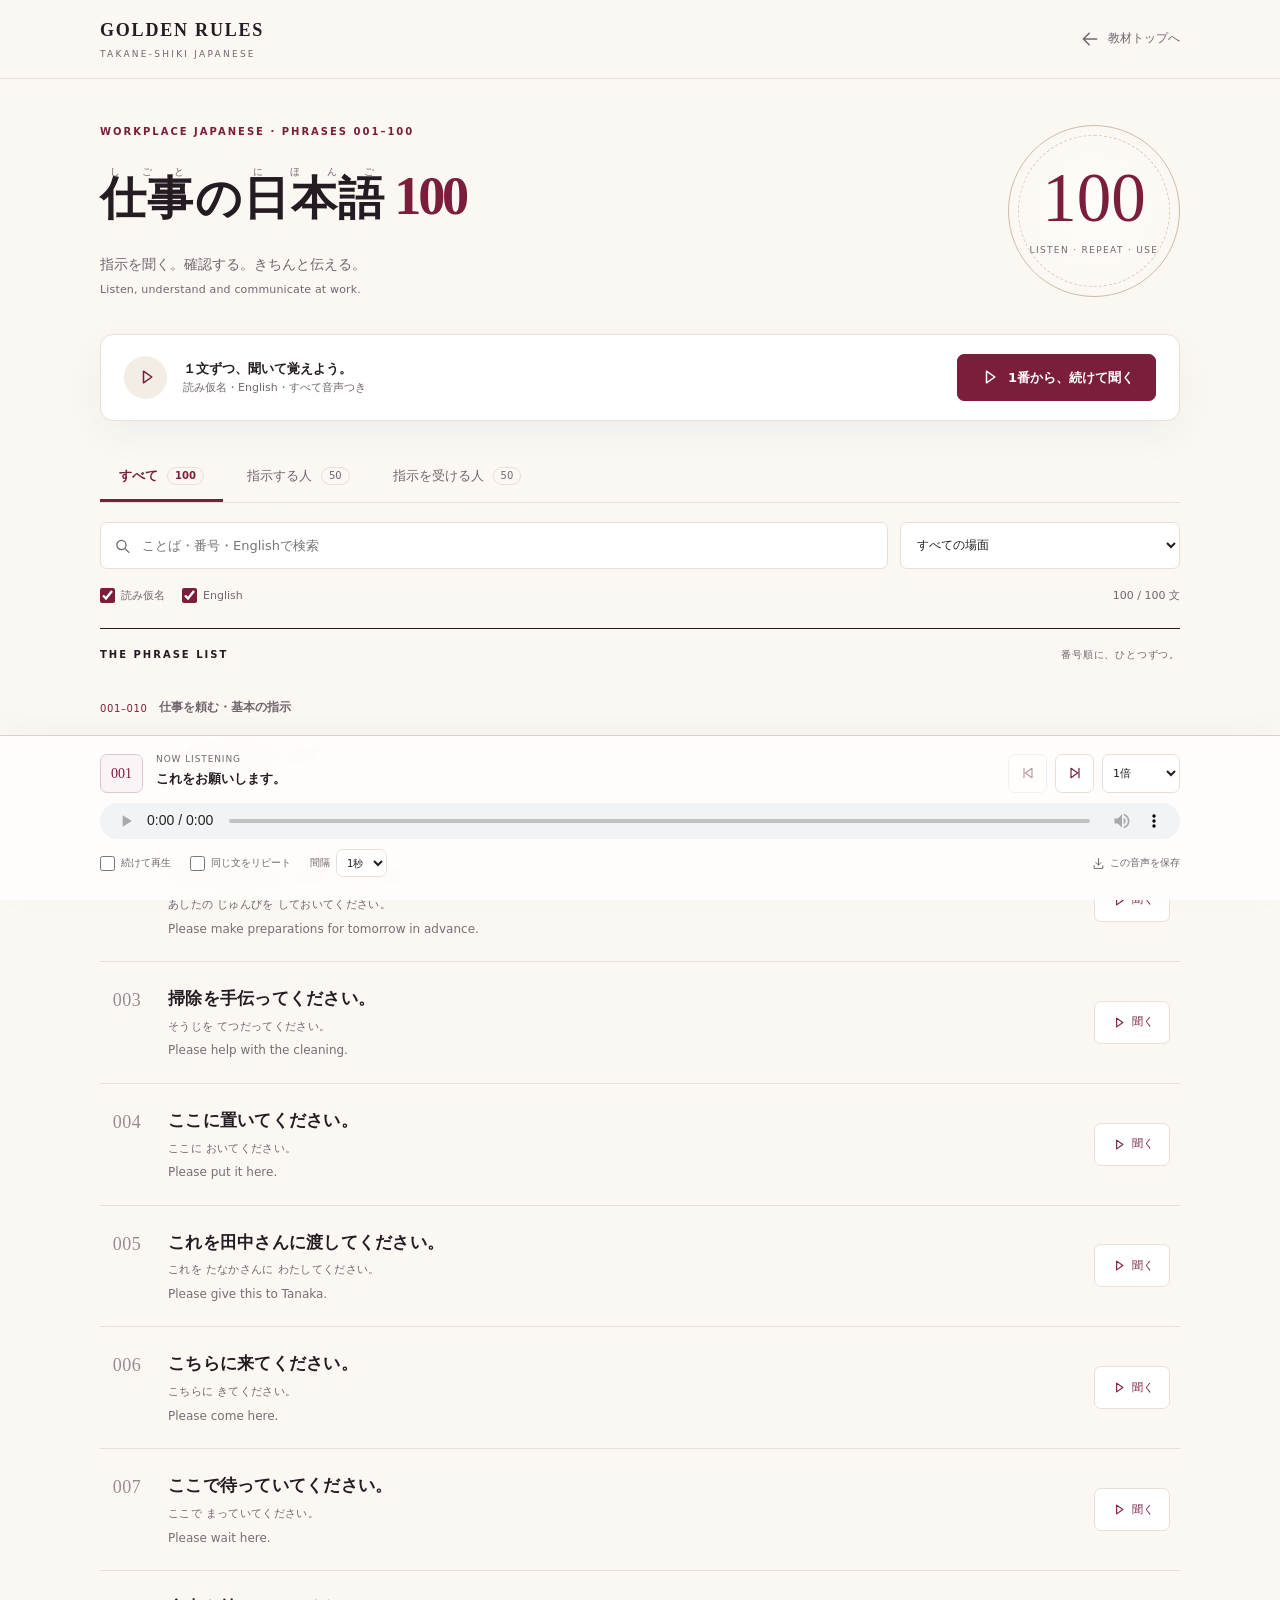
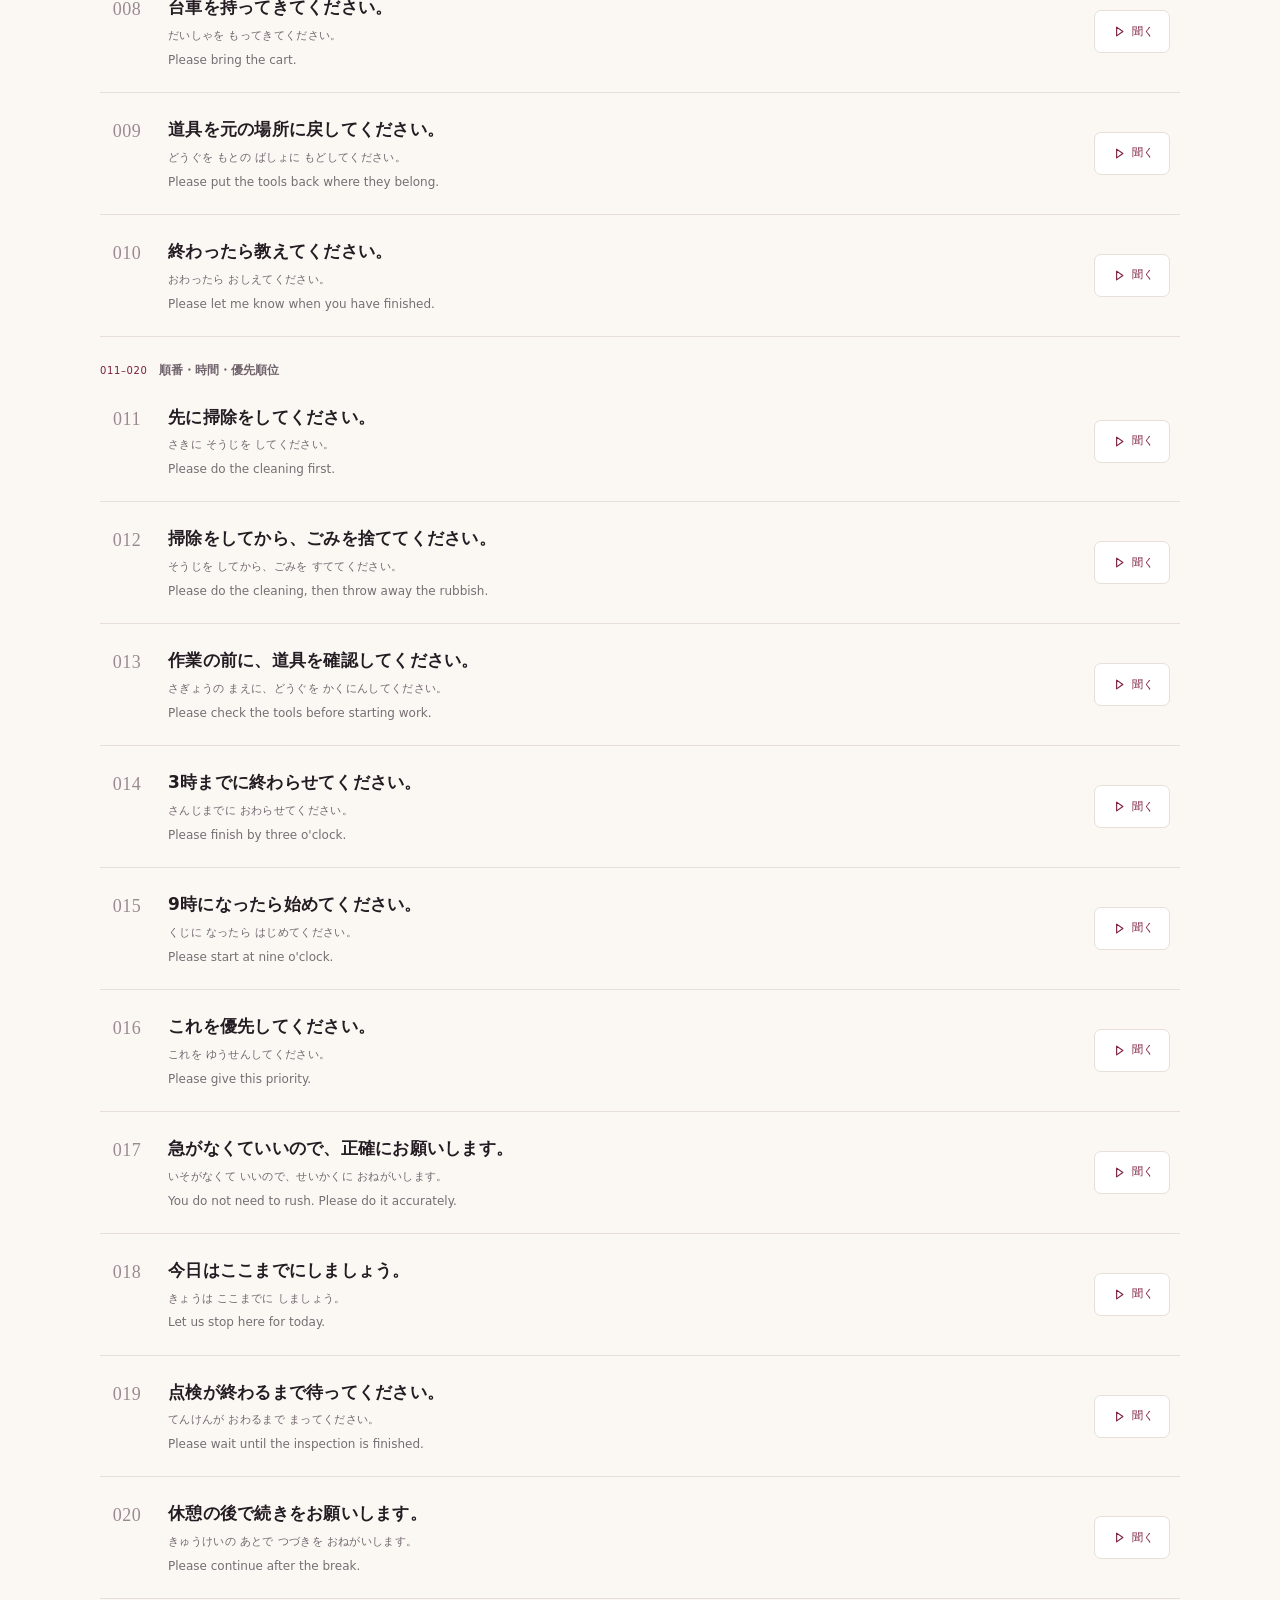
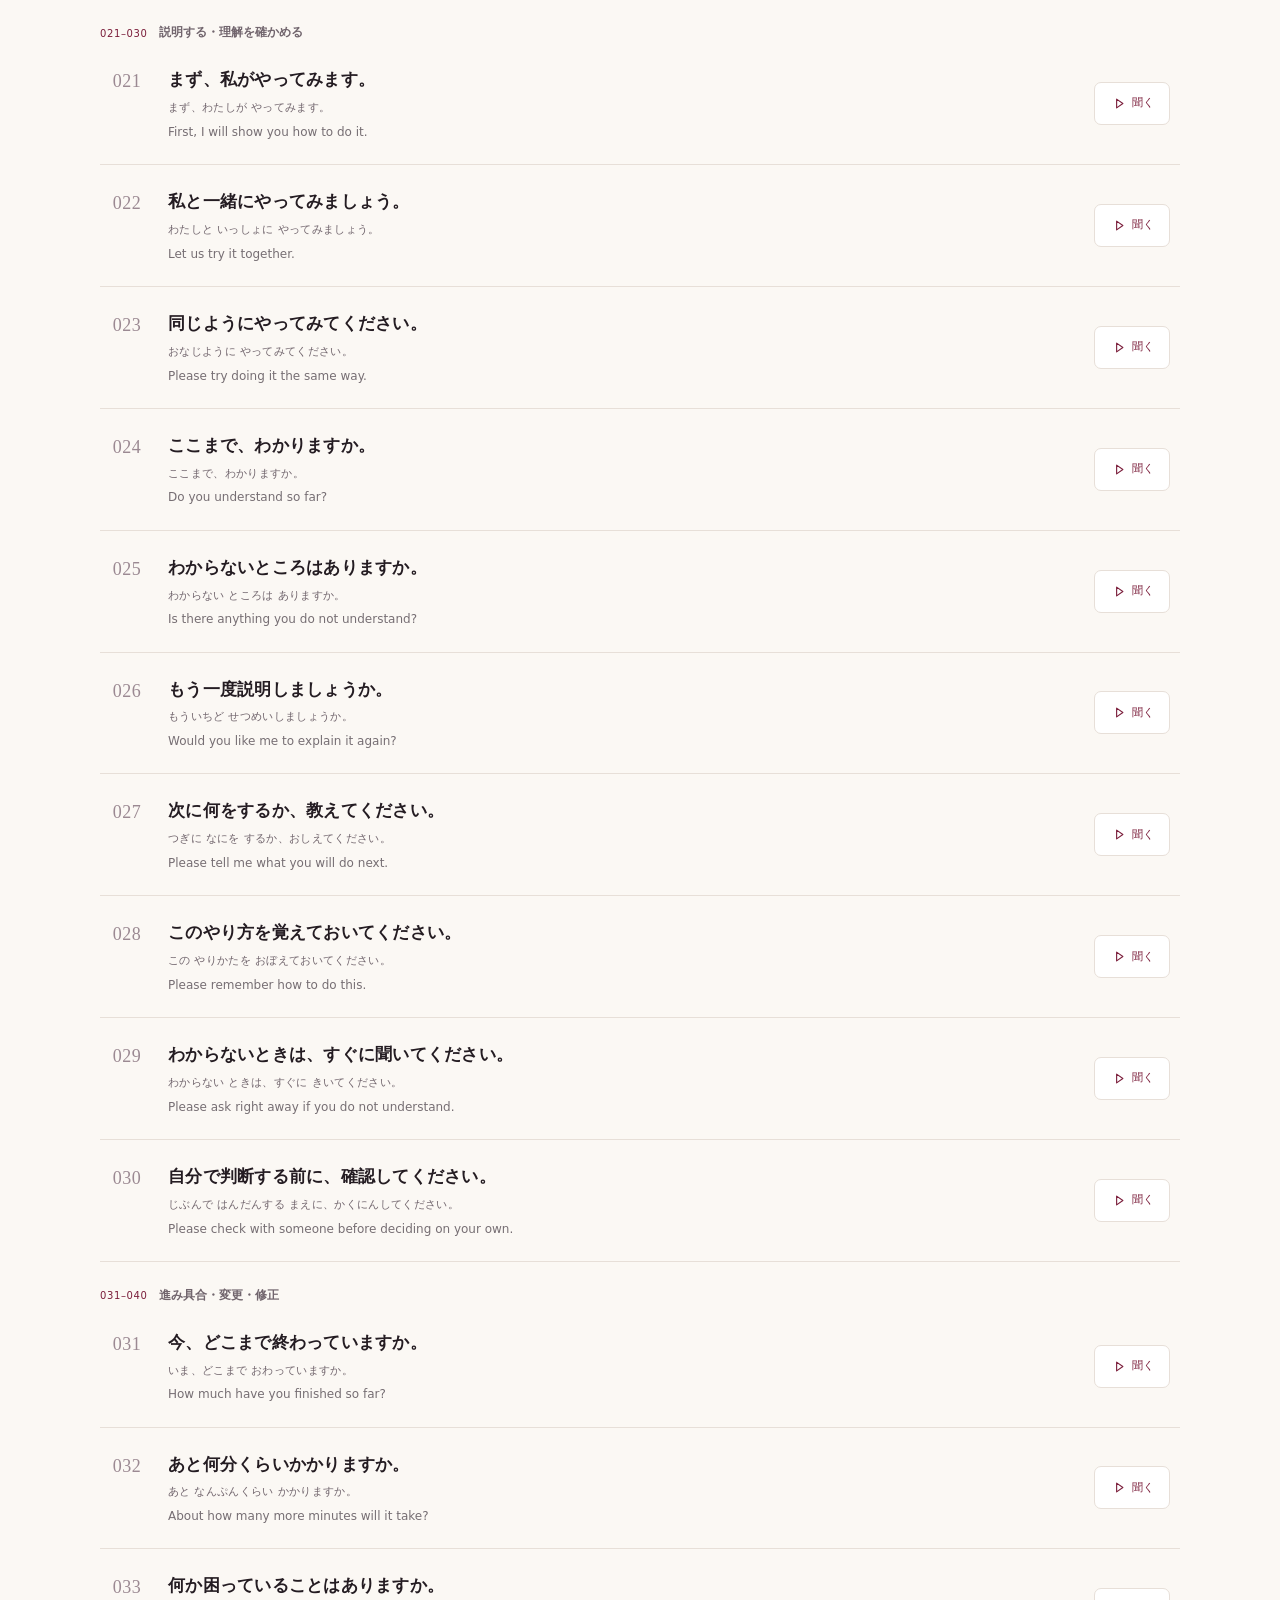
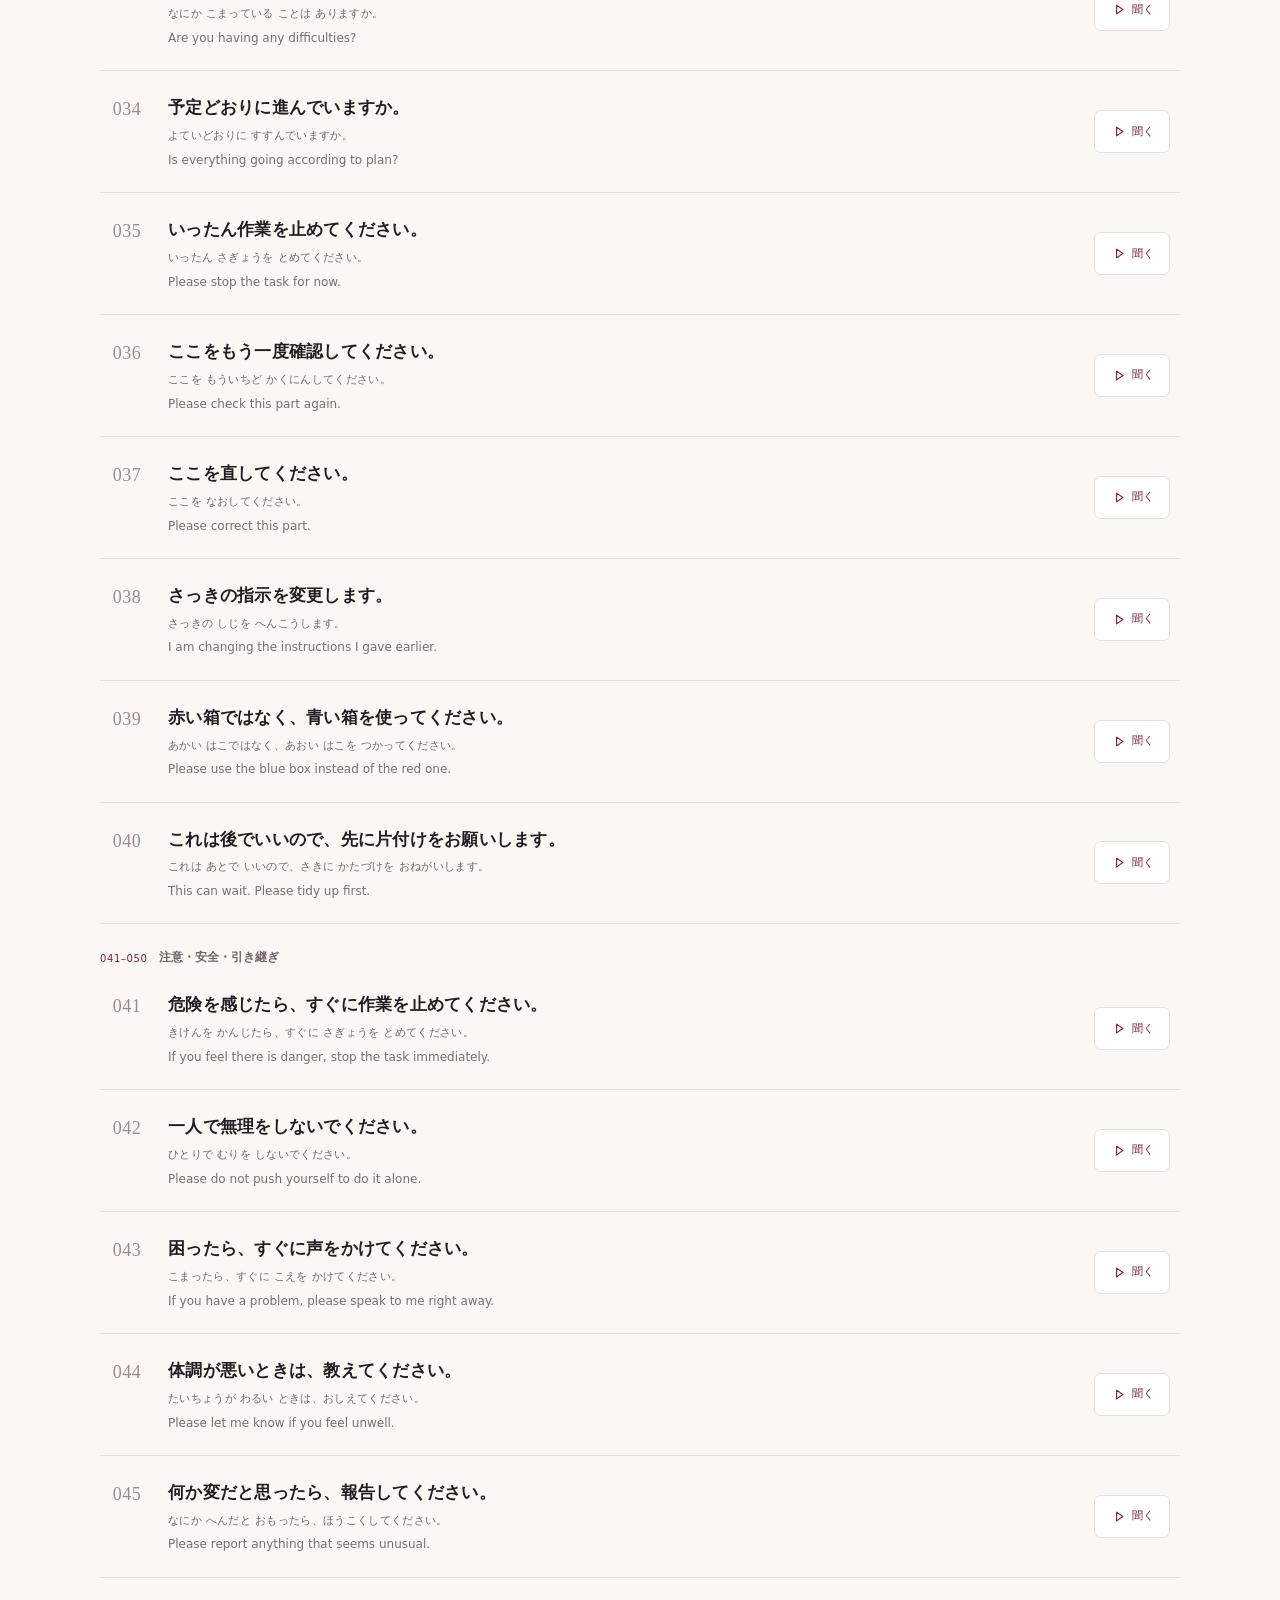
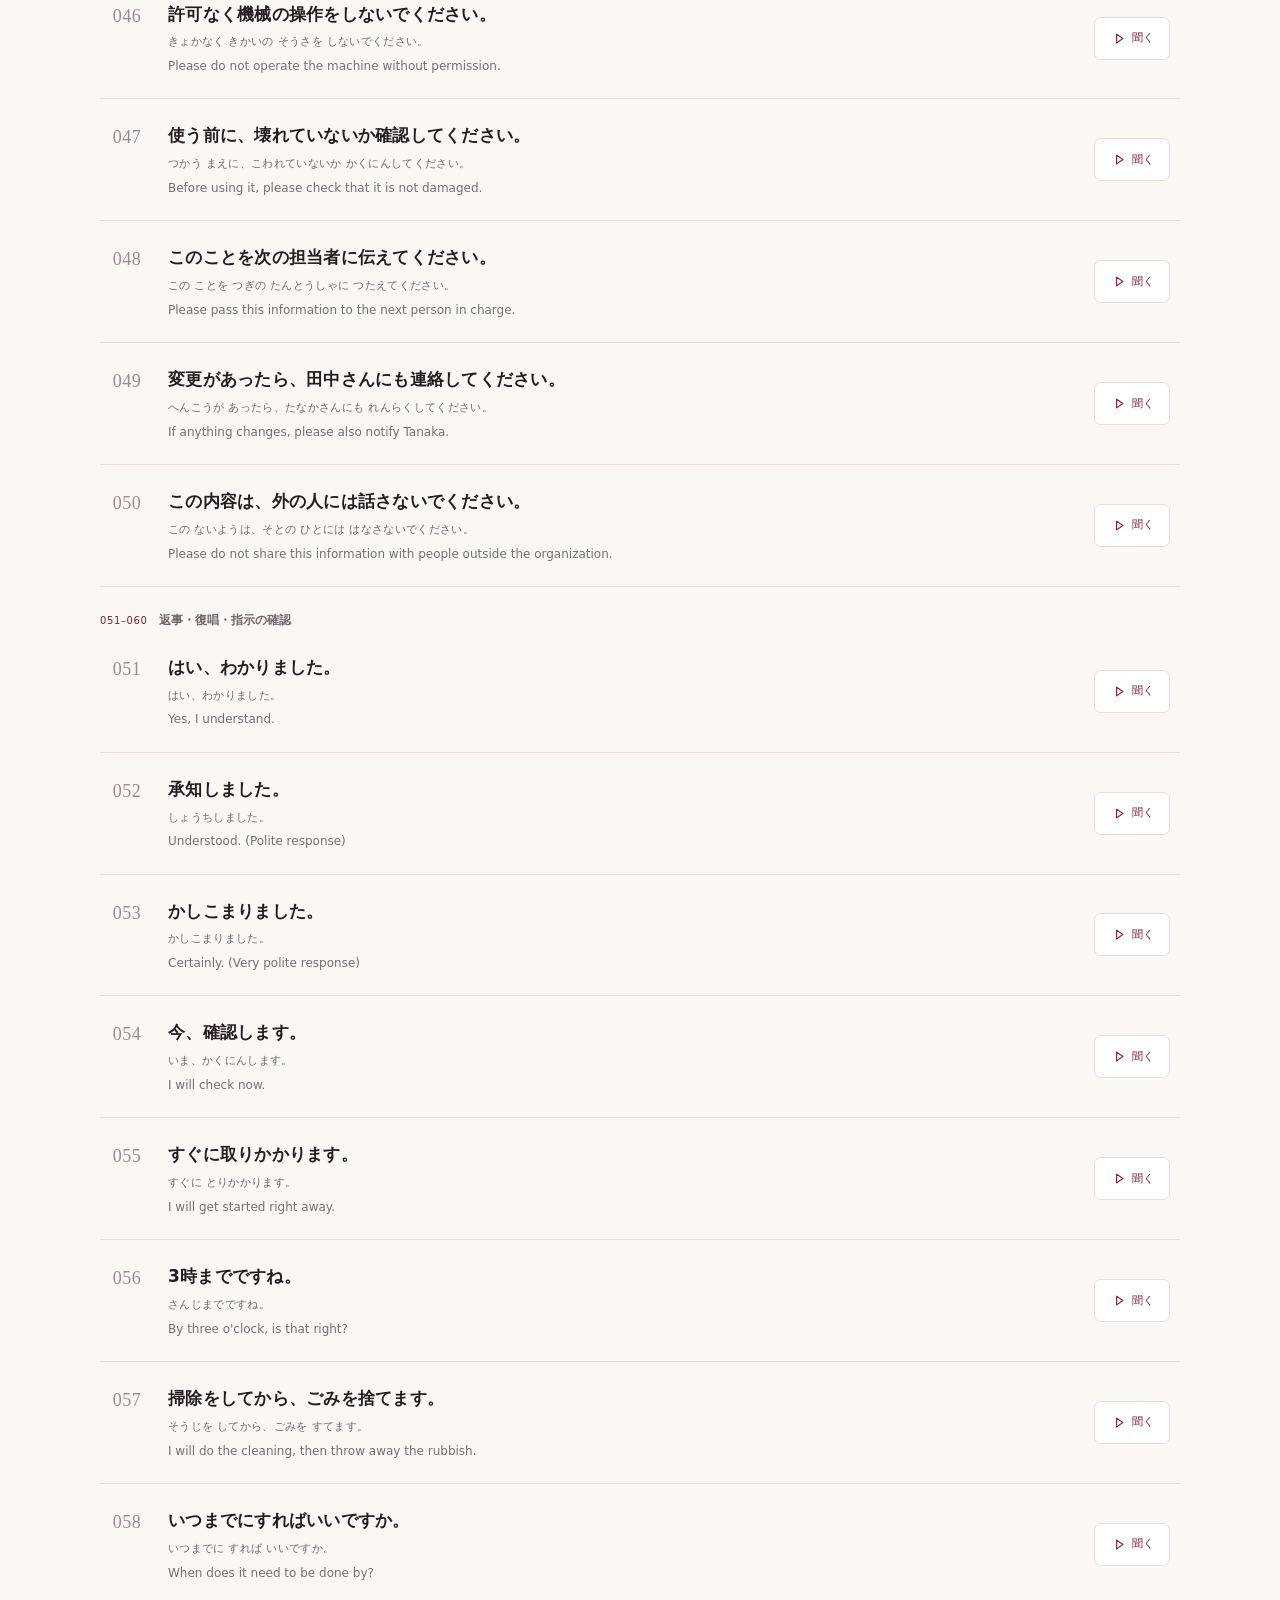
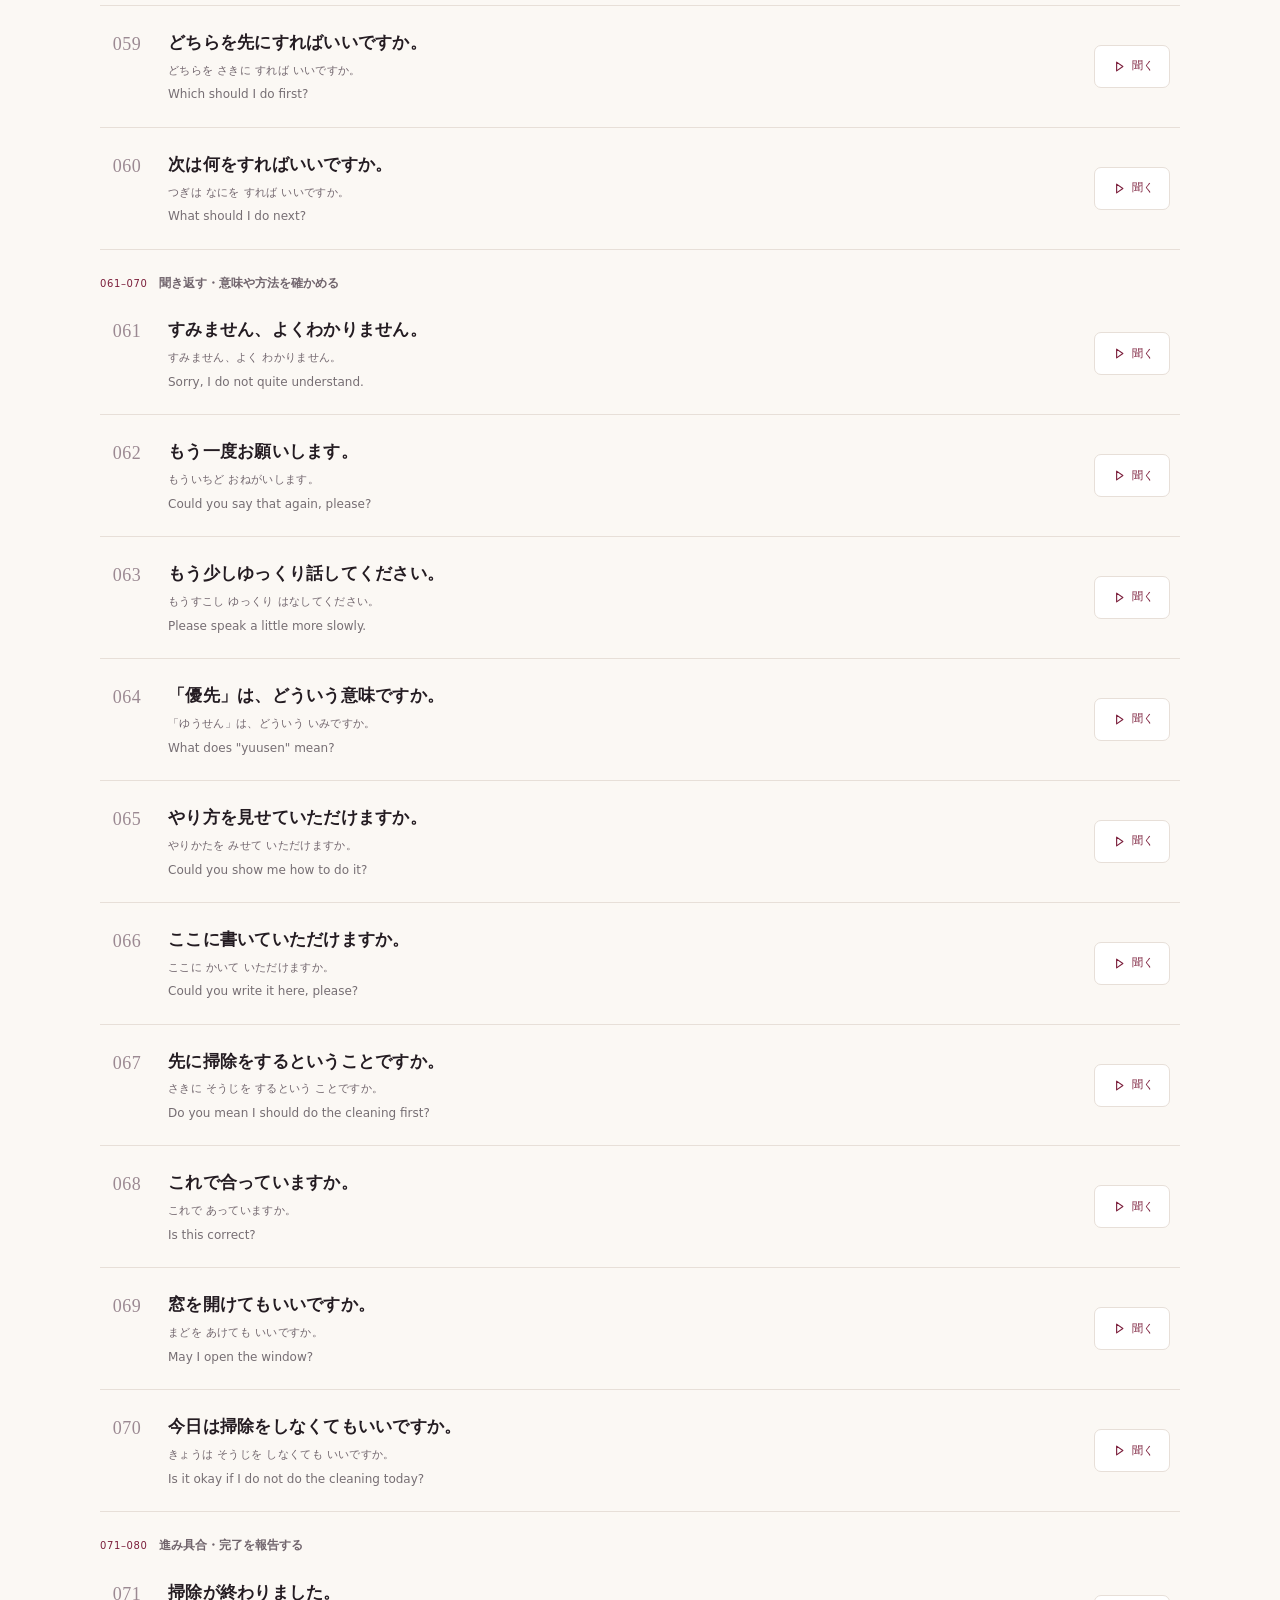
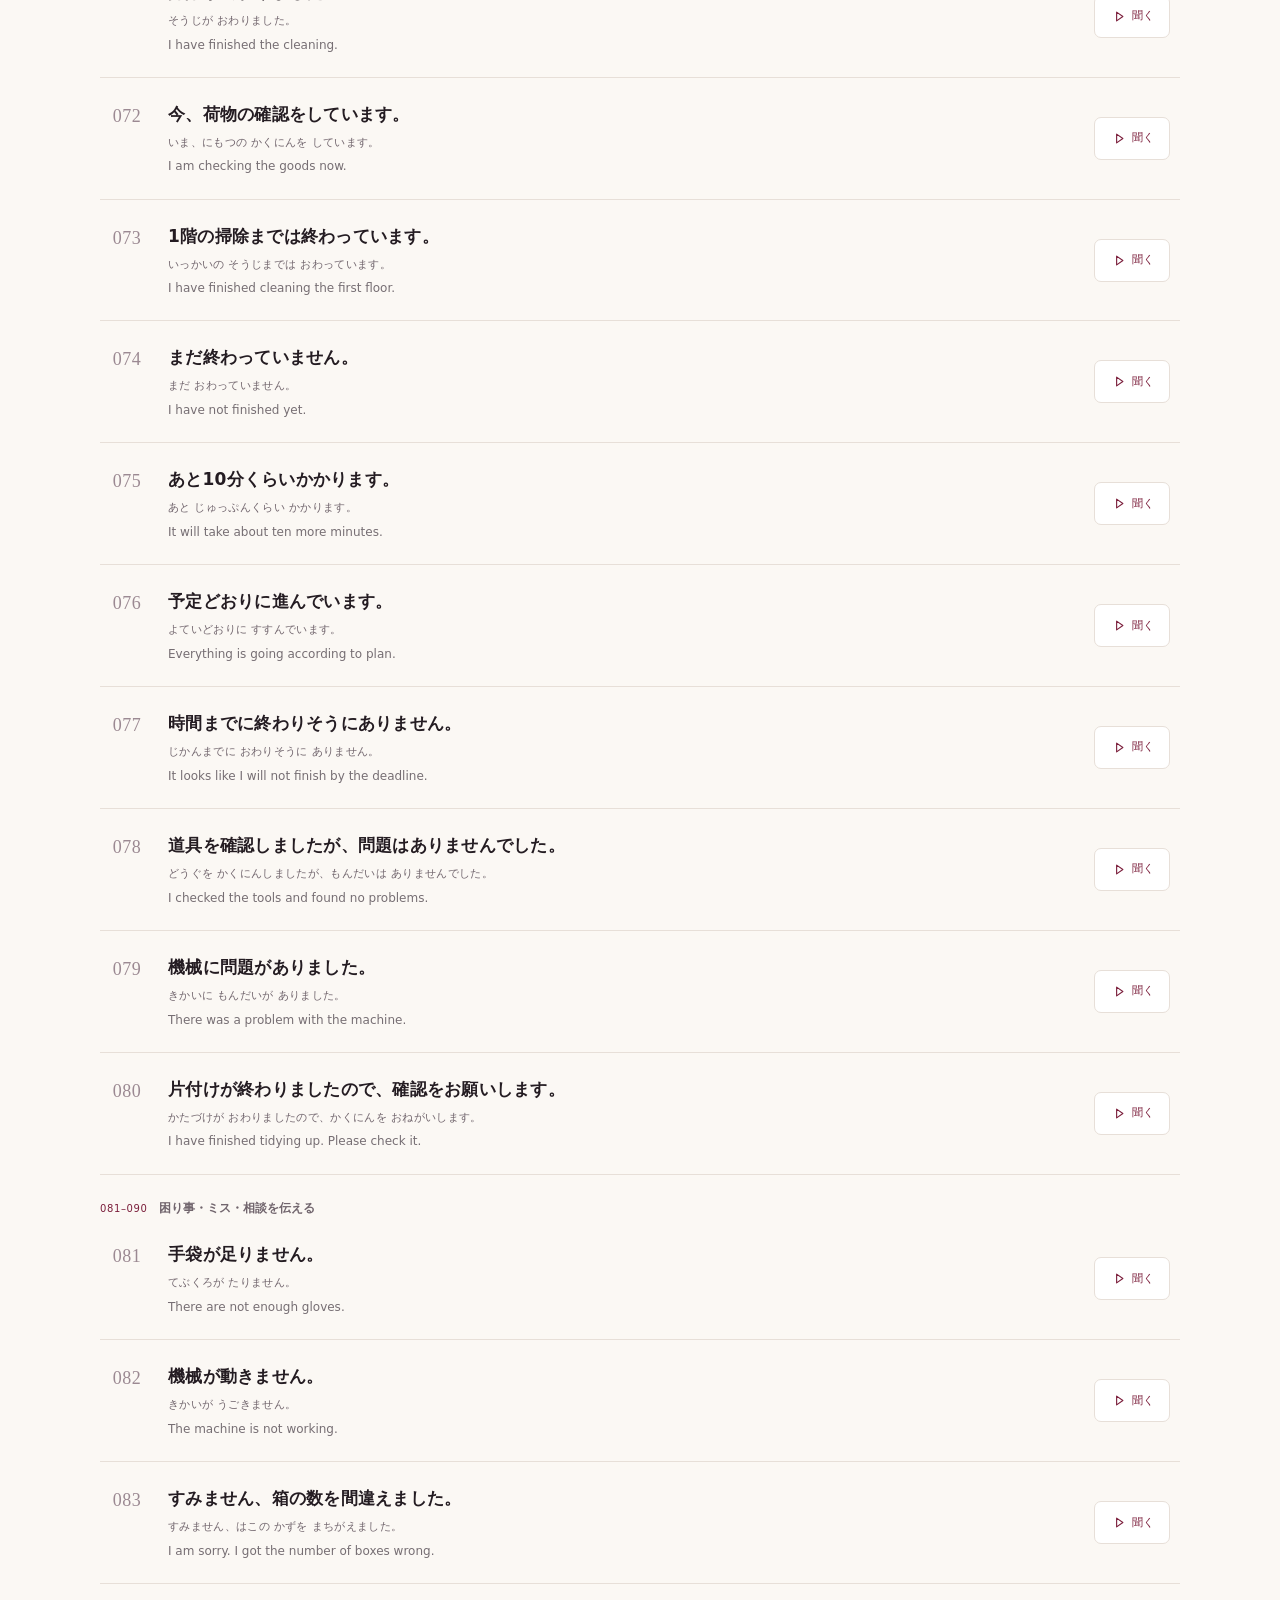
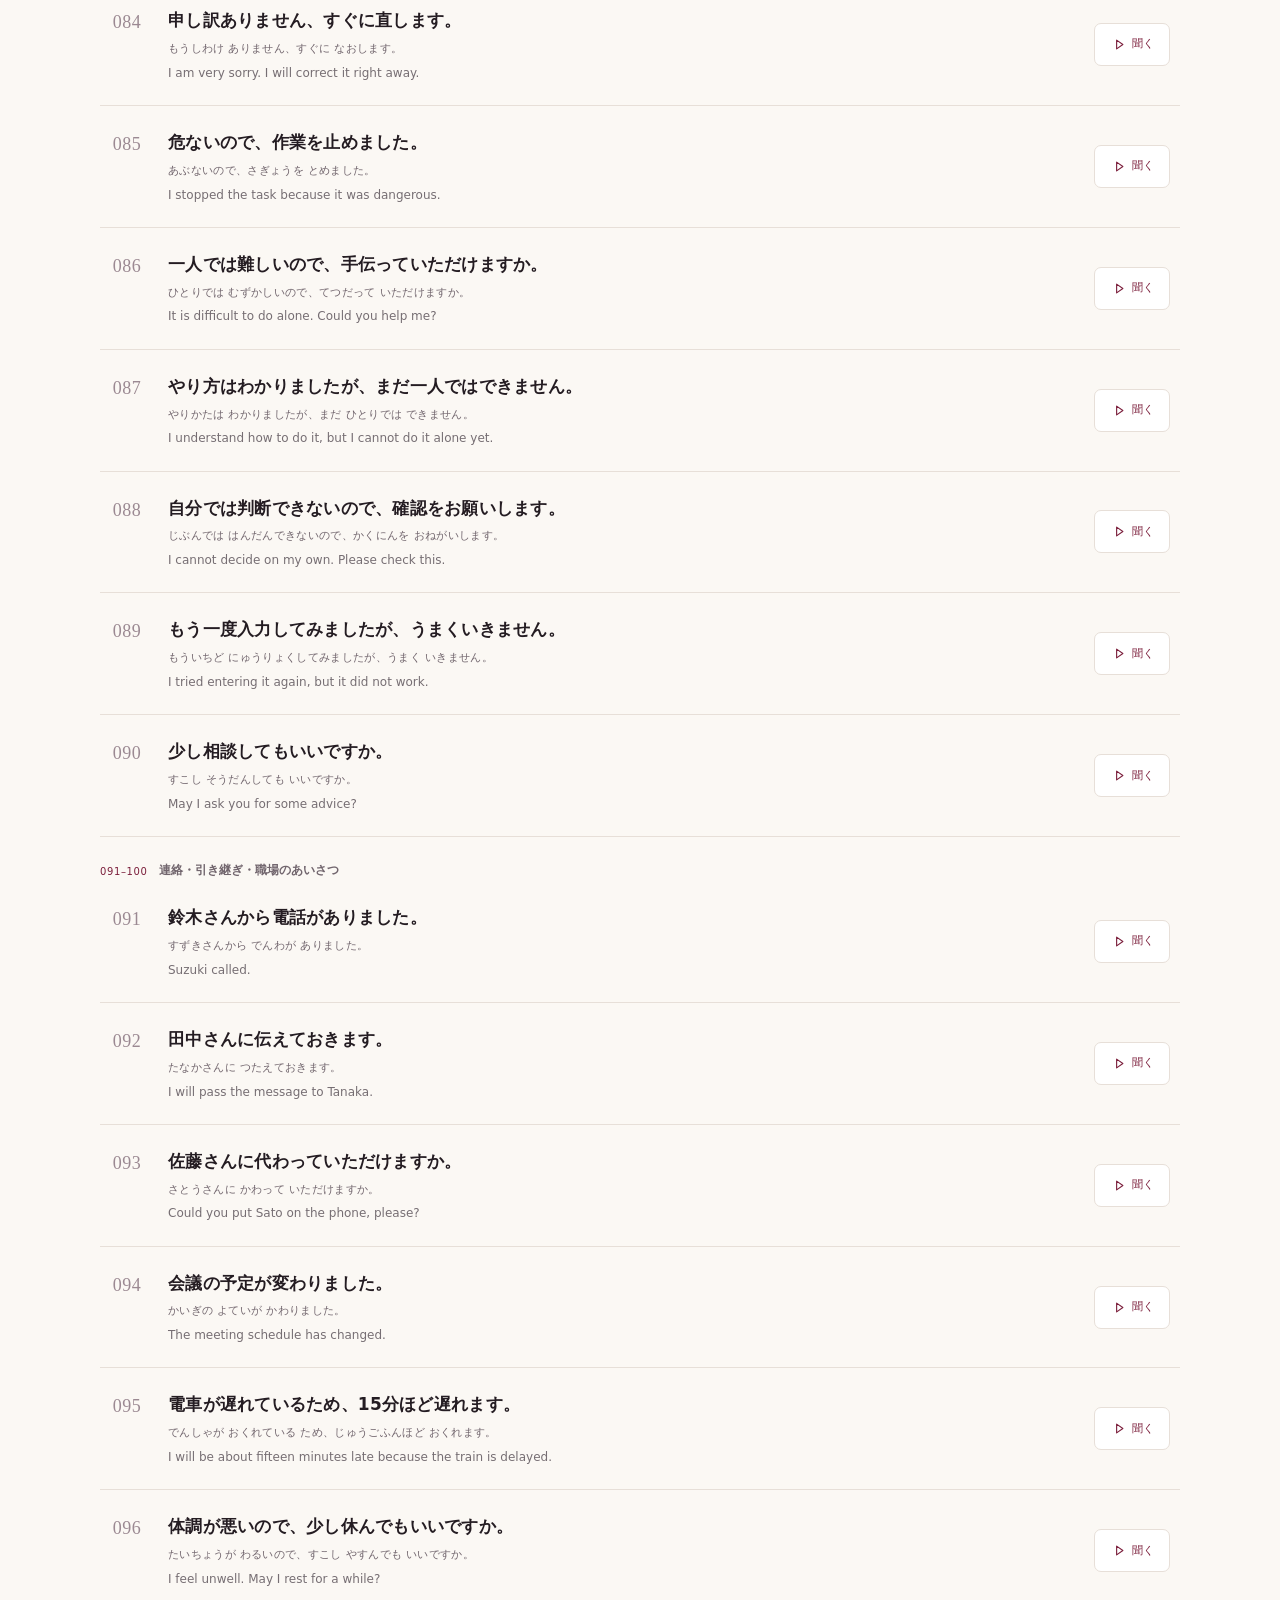
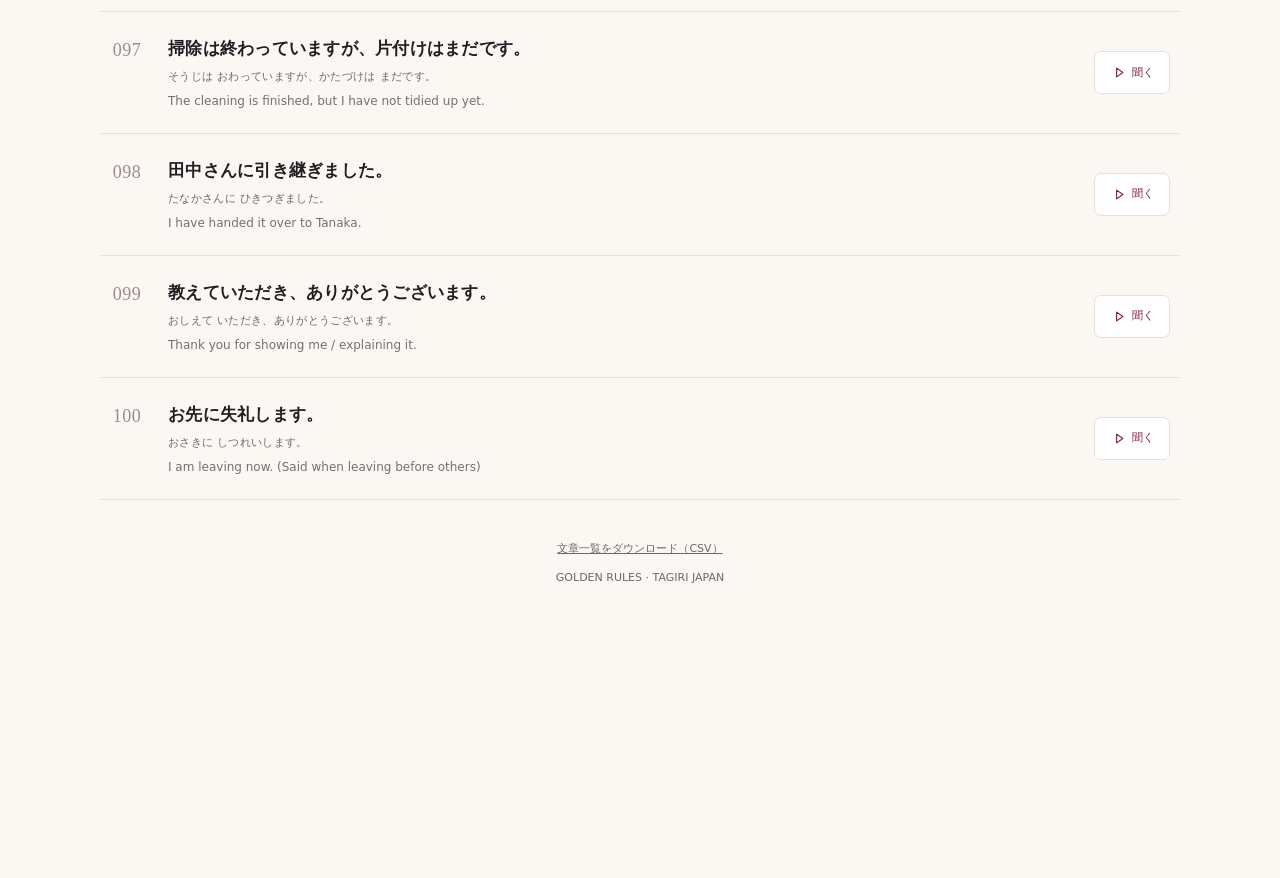
<file: work-phrases/index.html>
<!doctype html>
<html lang="ja"><head><meta charset="utf-8"><meta name="viewport" content="width=device-width,initial-scale=1"><meta name="theme-color" content="#7b1e3b"><title>仕事の日本語100｜GOLDEN RULES</title><meta name="description" content="仕事の指示・確認・報連相に使う日本語100文。読み仮名・英訳・実際の録音音声つき。1文ずつ、または番号順に続けて聞けます。"><link rel="stylesheet" href="style.css"></head>
<body><a class="skip-link" href="#phrases">フレーズ一覧へ</a>
<header class="topbar"><div class="shell"><a class="brand" href="../">GOLDEN RULES<span>TAKANE-SHIKI JAPANESE</span></a><a class="back-link" href="../"><svg viewBox="0 0 24 24" aria-hidden="true"><path d="m11 5-7 7 7 7M4 12h16"/></svg>教材トップへ</a></div></header>
<main class="shell"><section class="hero" aria-labelledby="page-title"><div><p class="eyebrow">WORKPLACE JAPANESE · PHRASES 001–100</p><h1 id="page-title"><ruby>仕事<rt>しごと</rt></ruby>の<ruby>日本語<rt>にほんご</rt></ruby><em>100</em></h1><p class="intro">指示を聞く。確認する。きちんと伝える。</p><p class="intro-en" lang="en">Listen, understand and communicate at work.</p></div><div class="hero-number" aria-hidden="true"><strong>100</strong><span>LISTEN · REPEAT · USE</span></div></section>
<section class="start-strip" aria-label="まとめて聞く"><div class="start-main"><div class="round-symbol"><svg viewBox="0 0 24 24" aria-hidden="true"><path d="m9 5 10 7-10 7z"/></svg></div><div><div class="start-label">１文ずつ、聞いて覚えよう。</div><div class="start-note">読み仮名・English・すべて音声つき</div></div></div><button class="primary" id="play-all"><svg viewBox="0 0 24 24" aria-hidden="true"><path d="m9 5 10 7-10 7z"/></svg><span id="play-all-label">1番から、続けて聞く</span></button></section>
<section class="filter-area" aria-label="フレーズを探す"><div class="tabs" role="group" aria-label="話す立場"><button class="role-tab" data-role="all" aria-pressed="true">すべて<span>100</span></button><button class="role-tab" data-role="give" aria-pressed="false">指示する人<span>50</span></button><button class="role-tab" data-role="receive" aria-pressed="false">指示を受ける人<span>50</span></button></div><div class="filter-controls"><div class="search-wrap"><svg viewBox="0 0 24 24" aria-hidden="true"><circle cx="10.5" cy="10.5" r="6.5"/><path d="m16 16 5 5"/></svg><input id="search" type="search" placeholder="ことば・番号・Englishで検索" aria-label="フレーズを検索" autocomplete="off"></div><select id="category" aria-label="場面から選ぶ"><option value="0">すべての場面</option><option value="1">001–010 仕事を頼む・基本の指示</option><option value="2">011–020 順番・時間・優先順位</option><option value="3">021–030 説明する・理解を確かめる</option><option value="4">031–040 進み具合・変更・修正</option><option value="5">041–050 注意・安全・引き継ぎ</option><option value="6">051–060 返事・復唱・指示の確認</option><option value="7">061–070 聞き返す・意味や方法を確かめる</option><option value="8">071–080 進み具合・完了を報告する</option><option value="9">081–090 困り事・ミス・相談を伝える</option><option value="10">091–100 連絡・引き継ぎ・職場のあいさつ</option></select></div><div class="display-options"><div class="toggles"><label><input type="checkbox" id="show-reading" checked>読み仮名</label><label><input type="checkbox" id="show-english" checked>English</label></div><span class="result-count" id="result-count" aria-live="polite">100 / 100 文</span></div></section>
<section id="phrases" aria-label="100文のフレーズ一覧"><div class="list-heading"><b>THE PHRASE LIST</b><span>番号順に、ひとつずつ。</span></div><h2 class="section-label" data-group="1"><span>001–010</span>仕事を頼む・基本の指示</h2><article class="phrase" id="p001" data-id="1" data-group="1" aria-label="001番のフレーズ">
<div class="phrase-number">001</div><div class="phrase-copy"><h2>これをお願いします。</h2><p class="reading">これを おねがいします。</p><p class="translation" lang="en">Please take care of this.</p></div>
<a class="play-phrase" href="audio/001.mp3" data-id="1" aria-label="001番 これをお願いします。を再生"><svg viewBox="0 0 24 24" aria-hidden="true"><path d="m9 5 10 7-10 7z"/></svg><span>聞く</span></a></article><article class="phrase" id="p002" data-id="2" data-group="1" aria-label="002番のフレーズ">
<div class="phrase-number">002</div><div class="phrase-copy"><h2>明日の準備をしておいてください。</h2><p class="reading">あしたの じゅんびを しておいてください。</p><p class="translation" lang="en">Please make preparations for tomorrow in advance.</p></div>
<a class="play-phrase" href="audio/002.mp3" data-id="2" aria-label="002番 明日の準備をしておいてください。を再生"><svg viewBox="0 0 24 24" aria-hidden="true"><path d="m9 5 10 7-10 7z"/></svg><span>聞く</span></a></article><article class="phrase" id="p003" data-id="3" data-group="1" aria-label="003番のフレーズ">
<div class="phrase-number">003</div><div class="phrase-copy"><h2>掃除を手伝ってください。</h2><p class="reading">そうじを てつだってください。</p><p class="translation" lang="en">Please help with the cleaning.</p></div>
<a class="play-phrase" href="audio/003.mp3" data-id="3" aria-label="003番 掃除を手伝ってください。を再生"><svg viewBox="0 0 24 24" aria-hidden="true"><path d="m9 5 10 7-10 7z"/></svg><span>聞く</span></a></article><article class="phrase" id="p004" data-id="4" data-group="1" aria-label="004番のフレーズ">
<div class="phrase-number">004</div><div class="phrase-copy"><h2>ここに置いてください。</h2><p class="reading">ここに おいてください。</p><p class="translation" lang="en">Please put it here.</p></div>
<a class="play-phrase" href="audio/004.mp3" data-id="4" aria-label="004番 ここに置いてください。を再生"><svg viewBox="0 0 24 24" aria-hidden="true"><path d="m9 5 10 7-10 7z"/></svg><span>聞く</span></a></article><article class="phrase" id="p005" data-id="5" data-group="1" aria-label="005番のフレーズ">
<div class="phrase-number">005</div><div class="phrase-copy"><h2>これを田中さんに渡してください。</h2><p class="reading">これを たなかさんに わたしてください。</p><p class="translation" lang="en">Please give this to Tanaka.</p></div>
<a class="play-phrase" href="audio/005.mp3" data-id="5" aria-label="005番 これを田中さんに渡してください。を再生"><svg viewBox="0 0 24 24" aria-hidden="true"><path d="m9 5 10 7-10 7z"/></svg><span>聞く</span></a></article><article class="phrase" id="p006" data-id="6" data-group="1" aria-label="006番のフレーズ">
<div class="phrase-number">006</div><div class="phrase-copy"><h2>こちらに来てください。</h2><p class="reading">こちらに きてください。</p><p class="translation" lang="en">Please come here.</p></div>
<a class="play-phrase" href="audio/006.mp3" data-id="6" aria-label="006番 こちらに来てください。を再生"><svg viewBox="0 0 24 24" aria-hidden="true"><path d="m9 5 10 7-10 7z"/></svg><span>聞く</span></a></article><article class="phrase" id="p007" data-id="7" data-group="1" aria-label="007番のフレーズ">
<div class="phrase-number">007</div><div class="phrase-copy"><h2>ここで待っていてください。</h2><p class="reading">ここで まっていてください。</p><p class="translation" lang="en">Please wait here.</p></div>
<a class="play-phrase" href="audio/007.mp3" data-id="7" aria-label="007番 ここで待っていてください。を再生"><svg viewBox="0 0 24 24" aria-hidden="true"><path d="m9 5 10 7-10 7z"/></svg><span>聞く</span></a></article><article class="phrase" id="p008" data-id="8" data-group="1" aria-label="008番のフレーズ">
<div class="phrase-number">008</div><div class="phrase-copy"><h2>台車を持ってきてください。</h2><p class="reading">だいしゃを もってきてください。</p><p class="translation" lang="en">Please bring the cart.</p></div>
<a class="play-phrase" href="audio/008.mp3" data-id="8" aria-label="008番 台車を持ってきてください。を再生"><svg viewBox="0 0 24 24" aria-hidden="true"><path d="m9 5 10 7-10 7z"/></svg><span>聞く</span></a></article><article class="phrase" id="p009" data-id="9" data-group="1" aria-label="009番のフレーズ">
<div class="phrase-number">009</div><div class="phrase-copy"><h2>道具を元の場所に戻してください。</h2><p class="reading">どうぐを もとの ばしょに もどしてください。</p><p class="translation" lang="en">Please put the tools back where they belong.</p></div>
<a class="play-phrase" href="audio/009.mp3" data-id="9" aria-label="009番 道具を元の場所に戻してください。を再生"><svg viewBox="0 0 24 24" aria-hidden="true"><path d="m9 5 10 7-10 7z"/></svg><span>聞く</span></a></article><article class="phrase" id="p010" data-id="10" data-group="1" aria-label="010番のフレーズ">
<div class="phrase-number">010</div><div class="phrase-copy"><h2>終わったら教えてください。</h2><p class="reading">おわったら おしえてください。</p><p class="translation" lang="en">Please let me know when you have finished.</p></div>
<a class="play-phrase" href="audio/010.mp3" data-id="10" aria-label="010番 終わったら教えてください。を再生"><svg viewBox="0 0 24 24" aria-hidden="true"><path d="m9 5 10 7-10 7z"/></svg><span>聞く</span></a></article><h2 class="section-label" data-group="2"><span>011–020</span>順番・時間・優先順位</h2><article class="phrase" id="p011" data-id="11" data-group="2" aria-label="011番のフレーズ">
<div class="phrase-number">011</div><div class="phrase-copy"><h2>先に掃除をしてください。</h2><p class="reading">さきに そうじを してください。</p><p class="translation" lang="en">Please do the cleaning first.</p></div>
<a class="play-phrase" href="audio/011.mp3" data-id="11" aria-label="011番 先に掃除をしてください。を再生"><svg viewBox="0 0 24 24" aria-hidden="true"><path d="m9 5 10 7-10 7z"/></svg><span>聞く</span></a></article><article class="phrase" id="p012" data-id="12" data-group="2" aria-label="012番のフレーズ">
<div class="phrase-number">012</div><div class="phrase-copy"><h2>掃除をしてから、ごみを捨ててください。</h2><p class="reading">そうじを してから、ごみを すててください。</p><p class="translation" lang="en">Please do the cleaning, then throw away the rubbish.</p></div>
<a class="play-phrase" href="audio/012.mp3" data-id="12" aria-label="012番 掃除をしてから、ごみを捨ててください。を再生"><svg viewBox="0 0 24 24" aria-hidden="true"><path d="m9 5 10 7-10 7z"/></svg><span>聞く</span></a></article><article class="phrase" id="p013" data-id="13" data-group="2" aria-label="013番のフレーズ">
<div class="phrase-number">013</div><div class="phrase-copy"><h2>作業の前に、道具を確認してください。</h2><p class="reading">さぎょうの まえに、どうぐを かくにんしてください。</p><p class="translation" lang="en">Please check the tools before starting work.</p></div>
<a class="play-phrase" href="audio/013.mp3" data-id="13" aria-label="013番 作業の前に、道具を確認してください。を再生"><svg viewBox="0 0 24 24" aria-hidden="true"><path d="m9 5 10 7-10 7z"/></svg><span>聞く</span></a></article><article class="phrase" id="p014" data-id="14" data-group="2" aria-label="014番のフレーズ">
<div class="phrase-number">014</div><div class="phrase-copy"><h2>3時までに終わらせてください。</h2><p class="reading">さんじまでに おわらせてください。</p><p class="translation" lang="en">Please finish by three o&#x27;clock.</p></div>
<a class="play-phrase" href="audio/014.mp3" data-id="14" aria-label="014番 3時までに終わらせてください。を再生"><svg viewBox="0 0 24 24" aria-hidden="true"><path d="m9 5 10 7-10 7z"/></svg><span>聞く</span></a></article><article class="phrase" id="p015" data-id="15" data-group="2" aria-label="015番のフレーズ">
<div class="phrase-number">015</div><div class="phrase-copy"><h2>9時になったら始めてください。</h2><p class="reading">くじに なったら はじめてください。</p><p class="translation" lang="en">Please start at nine o&#x27;clock.</p></div>
<a class="play-phrase" href="audio/015.mp3" data-id="15" aria-label="015番 9時になったら始めてください。を再生"><svg viewBox="0 0 24 24" aria-hidden="true"><path d="m9 5 10 7-10 7z"/></svg><span>聞く</span></a></article><article class="phrase" id="p016" data-id="16" data-group="2" aria-label="016番のフレーズ">
<div class="phrase-number">016</div><div class="phrase-copy"><h2>これを優先してください。</h2><p class="reading">これを ゆうせんしてください。</p><p class="translation" lang="en">Please give this priority.</p></div>
<a class="play-phrase" href="audio/016.mp3" data-id="16" aria-label="016番 これを優先してください。を再生"><svg viewBox="0 0 24 24" aria-hidden="true"><path d="m9 5 10 7-10 7z"/></svg><span>聞く</span></a></article><article class="phrase" id="p017" data-id="17" data-group="2" aria-label="017番のフレーズ">
<div class="phrase-number">017</div><div class="phrase-copy"><h2>急がなくていいので、正確にお願いします。</h2><p class="reading">いそがなくて いいので、せいかくに おねがいします。</p><p class="translation" lang="en">You do not need to rush. Please do it accurately.</p></div>
<a class="play-phrase" href="audio/017.mp3" data-id="17" aria-label="017番 急がなくていいので、正確にお願いします。を再生"><svg viewBox="0 0 24 24" aria-hidden="true"><path d="m9 5 10 7-10 7z"/></svg><span>聞く</span></a></article><article class="phrase" id="p018" data-id="18" data-group="2" aria-label="018番のフレーズ">
<div class="phrase-number">018</div><div class="phrase-copy"><h2>今日はここまでにしましょう。</h2><p class="reading">きょうは ここまでに しましょう。</p><p class="translation" lang="en">Let us stop here for today.</p></div>
<a class="play-phrase" href="audio/018.mp3" data-id="18" aria-label="018番 今日はここまでにしましょう。を再生"><svg viewBox="0 0 24 24" aria-hidden="true"><path d="m9 5 10 7-10 7z"/></svg><span>聞く</span></a></article><article class="phrase" id="p019" data-id="19" data-group="2" aria-label="019番のフレーズ">
<div class="phrase-number">019</div><div class="phrase-copy"><h2>点検が終わるまで待ってください。</h2><p class="reading">てんけんが おわるまで まってください。</p><p class="translation" lang="en">Please wait until the inspection is finished.</p></div>
<a class="play-phrase" href="audio/019.mp3" data-id="19" aria-label="019番 点検が終わるまで待ってください。を再生"><svg viewBox="0 0 24 24" aria-hidden="true"><path d="m9 5 10 7-10 7z"/></svg><span>聞く</span></a></article><article class="phrase" id="p020" data-id="20" data-group="2" aria-label="020番のフレーズ">
<div class="phrase-number">020</div><div class="phrase-copy"><h2>休憩の後で続きをお願いします。</h2><p class="reading">きゅうけいの あとで つづきを おねがいします。</p><p class="translation" lang="en">Please continue after the break.</p></div>
<a class="play-phrase" href="audio/020.mp3" data-id="20" aria-label="020番 休憩の後で続きをお願いします。を再生"><svg viewBox="0 0 24 24" aria-hidden="true"><path d="m9 5 10 7-10 7z"/></svg><span>聞く</span></a></article><h2 class="section-label" data-group="3"><span>021–030</span>説明する・理解を確かめる</h2><article class="phrase" id="p021" data-id="21" data-group="3" aria-label="021番のフレーズ">
<div class="phrase-number">021</div><div class="phrase-copy"><h2>まず、私がやってみます。</h2><p class="reading">まず、わたしが やってみます。</p><p class="translation" lang="en">First, I will show you how to do it.</p></div>
<a class="play-phrase" href="audio/021.mp3" data-id="21" aria-label="021番 まず、私がやってみます。を再生"><svg viewBox="0 0 24 24" aria-hidden="true"><path d="m9 5 10 7-10 7z"/></svg><span>聞く</span></a></article><article class="phrase" id="p022" data-id="22" data-group="3" aria-label="022番のフレーズ">
<div class="phrase-number">022</div><div class="phrase-copy"><h2>私と一緒にやってみましょう。</h2><p class="reading">わたしと いっしょに やってみましょう。</p><p class="translation" lang="en">Let us try it together.</p></div>
<a class="play-phrase" href="audio/022.mp3" data-id="22" aria-label="022番 私と一緒にやってみましょう。を再生"><svg viewBox="0 0 24 24" aria-hidden="true"><path d="m9 5 10 7-10 7z"/></svg><span>聞く</span></a></article><article class="phrase" id="p023" data-id="23" data-group="3" aria-label="023番のフレーズ">
<div class="phrase-number">023</div><div class="phrase-copy"><h2>同じようにやってみてください。</h2><p class="reading">おなじように やってみてください。</p><p class="translation" lang="en">Please try doing it the same way.</p></div>
<a class="play-phrase" href="audio/023.mp3" data-id="23" aria-label="023番 同じようにやってみてください。を再生"><svg viewBox="0 0 24 24" aria-hidden="true"><path d="m9 5 10 7-10 7z"/></svg><span>聞く</span></a></article><article class="phrase" id="p024" data-id="24" data-group="3" aria-label="024番のフレーズ">
<div class="phrase-number">024</div><div class="phrase-copy"><h2>ここまで、わかりますか。</h2><p class="reading">ここまで、わかりますか。</p><p class="translation" lang="en">Do you understand so far?</p></div>
<a class="play-phrase" href="audio/024.mp3" data-id="24" aria-label="024番 ここまで、わかりますか。を再生"><svg viewBox="0 0 24 24" aria-hidden="true"><path d="m9 5 10 7-10 7z"/></svg><span>聞く</span></a></article><article class="phrase" id="p025" data-id="25" data-group="3" aria-label="025番のフレーズ">
<div class="phrase-number">025</div><div class="phrase-copy"><h2>わからないところはありますか。</h2><p class="reading">わからない ところは ありますか。</p><p class="translation" lang="en">Is there anything you do not understand?</p></div>
<a class="play-phrase" href="audio/025.mp3" data-id="25" aria-label="025番 わからないところはありますか。を再生"><svg viewBox="0 0 24 24" aria-hidden="true"><path d="m9 5 10 7-10 7z"/></svg><span>聞く</span></a></article><article class="phrase" id="p026" data-id="26" data-group="3" aria-label="026番のフレーズ">
<div class="phrase-number">026</div><div class="phrase-copy"><h2>もう一度説明しましょうか。</h2><p class="reading">もういちど せつめいしましょうか。</p><p class="translation" lang="en">Would you like me to explain it again?</p></div>
<a class="play-phrase" href="audio/026.mp3" data-id="26" aria-label="026番 もう一度説明しましょうか。を再生"><svg viewBox="0 0 24 24" aria-hidden="true"><path d="m9 5 10 7-10 7z"/></svg><span>聞く</span></a></article><article class="phrase" id="p027" data-id="27" data-group="3" aria-label="027番のフレーズ">
<div class="phrase-number">027</div><div class="phrase-copy"><h2>次に何をするか、教えてください。</h2><p class="reading">つぎに なにを するか、おしえてください。</p><p class="translation" lang="en">Please tell me what you will do next.</p></div>
<a class="play-phrase" href="audio/027.mp3" data-id="27" aria-label="027番 次に何をするか、教えてください。を再生"><svg viewBox="0 0 24 24" aria-hidden="true"><path d="m9 5 10 7-10 7z"/></svg><span>聞く</span></a></article><article class="phrase" id="p028" data-id="28" data-group="3" aria-label="028番のフレーズ">
<div class="phrase-number">028</div><div class="phrase-copy"><h2>このやり方を覚えておいてください。</h2><p class="reading">この やりかたを おぼえておいてください。</p><p class="translation" lang="en">Please remember how to do this.</p></div>
<a class="play-phrase" href="audio/028.mp3" data-id="28" aria-label="028番 このやり方を覚えておいてください。を再生"><svg viewBox="0 0 24 24" aria-hidden="true"><path d="m9 5 10 7-10 7z"/></svg><span>聞く</span></a></article><article class="phrase" id="p029" data-id="29" data-group="3" aria-label="029番のフレーズ">
<div class="phrase-number">029</div><div class="phrase-copy"><h2>わからないときは、すぐに聞いてください。</h2><p class="reading">わからない ときは、すぐに きいてください。</p><p class="translation" lang="en">Please ask right away if you do not understand.</p></div>
<a class="play-phrase" href="audio/029.mp3" data-id="29" aria-label="029番 わからないときは、すぐに聞いてください。を再生"><svg viewBox="0 0 24 24" aria-hidden="true"><path d="m9 5 10 7-10 7z"/></svg><span>聞く</span></a></article><article class="phrase" id="p030" data-id="30" data-group="3" aria-label="030番のフレーズ">
<div class="phrase-number">030</div><div class="phrase-copy"><h2>自分で判断する前に、確認してください。</h2><p class="reading">じぶんで はんだんする まえに、かくにんしてください。</p><p class="translation" lang="en">Please check with someone before deciding on your own.</p></div>
<a class="play-phrase" href="audio/030.mp3" data-id="30" aria-label="030番 自分で判断する前に、確認してください。を再生"><svg viewBox="0 0 24 24" aria-hidden="true"><path d="m9 5 10 7-10 7z"/></svg><span>聞く</span></a></article><h2 class="section-label" data-group="4"><span>031–040</span>進み具合・変更・修正</h2><article class="phrase" id="p031" data-id="31" data-group="4" aria-label="031番のフレーズ">
<div class="phrase-number">031</div><div class="phrase-copy"><h2>今、どこまで終わっていますか。</h2><p class="reading">いま、どこまで おわっていますか。</p><p class="translation" lang="en">How much have you finished so far?</p></div>
<a class="play-phrase" href="audio/031.mp3" data-id="31" aria-label="031番 今、どこまで終わっていますか。を再生"><svg viewBox="0 0 24 24" aria-hidden="true"><path d="m9 5 10 7-10 7z"/></svg><span>聞く</span></a></article><article class="phrase" id="p032" data-id="32" data-group="4" aria-label="032番のフレーズ">
<div class="phrase-number">032</div><div class="phrase-copy"><h2>あと何分くらいかかりますか。</h2><p class="reading">あと なんぷんくらい かかりますか。</p><p class="translation" lang="en">About how many more minutes will it take?</p></div>
<a class="play-phrase" href="audio/032.mp3" data-id="32" aria-label="032番 あと何分くらいかかりますか。を再生"><svg viewBox="0 0 24 24" aria-hidden="true"><path d="m9 5 10 7-10 7z"/></svg><span>聞く</span></a></article><article class="phrase" id="p033" data-id="33" data-group="4" aria-label="033番のフレーズ">
<div class="phrase-number">033</div><div class="phrase-copy"><h2>何か困っていることはありますか。</h2><p class="reading">なにか こまっている ことは ありますか。</p><p class="translation" lang="en">Are you having any difficulties?</p></div>
<a class="play-phrase" href="audio/033.mp3" data-id="33" aria-label="033番 何か困っていることはありますか。を再生"><svg viewBox="0 0 24 24" aria-hidden="true"><path d="m9 5 10 7-10 7z"/></svg><span>聞く</span></a></article><article class="phrase" id="p034" data-id="34" data-group="4" aria-label="034番のフレーズ">
<div class="phrase-number">034</div><div class="phrase-copy"><h2>予定どおりに進んでいますか。</h2><p class="reading">よていどおりに すすんでいますか。</p><p class="translation" lang="en">Is everything going according to plan?</p></div>
<a class="play-phrase" href="audio/034.mp3" data-id="34" aria-label="034番 予定どおりに進んでいますか。を再生"><svg viewBox="0 0 24 24" aria-hidden="true"><path d="m9 5 10 7-10 7z"/></svg><span>聞く</span></a></article><article class="phrase" id="p035" data-id="35" data-group="4" aria-label="035番のフレーズ">
<div class="phrase-number">035</div><div class="phrase-copy"><h2>いったん作業を止めてください。</h2><p class="reading">いったん さぎょうを とめてください。</p><p class="translation" lang="en">Please stop the task for now.</p></div>
<a class="play-phrase" href="audio/035.mp3" data-id="35" aria-label="035番 いったん作業を止めてください。を再生"><svg viewBox="0 0 24 24" aria-hidden="true"><path d="m9 5 10 7-10 7z"/></svg><span>聞く</span></a></article><article class="phrase" id="p036" data-id="36" data-group="4" aria-label="036番のフレーズ">
<div class="phrase-number">036</div><div class="phrase-copy"><h2>ここをもう一度確認してください。</h2><p class="reading">ここを もういちど かくにんしてください。</p><p class="translation" lang="en">Please check this part again.</p></div>
<a class="play-phrase" href="audio/036.mp3" data-id="36" aria-label="036番 ここをもう一度確認してください。を再生"><svg viewBox="0 0 24 24" aria-hidden="true"><path d="m9 5 10 7-10 7z"/></svg><span>聞く</span></a></article><article class="phrase" id="p037" data-id="37" data-group="4" aria-label="037番のフレーズ">
<div class="phrase-number">037</div><div class="phrase-copy"><h2>ここを直してください。</h2><p class="reading">ここを なおしてください。</p><p class="translation" lang="en">Please correct this part.</p></div>
<a class="play-phrase" href="audio/037.mp3" data-id="37" aria-label="037番 ここを直してください。を再生"><svg viewBox="0 0 24 24" aria-hidden="true"><path d="m9 5 10 7-10 7z"/></svg><span>聞く</span></a></article><article class="phrase" id="p038" data-id="38" data-group="4" aria-label="038番のフレーズ">
<div class="phrase-number">038</div><div class="phrase-copy"><h2>さっきの指示を変更します。</h2><p class="reading">さっきの しじを へんこうします。</p><p class="translation" lang="en">I am changing the instructions I gave earlier.</p></div>
<a class="play-phrase" href="audio/038.mp3" data-id="38" aria-label="038番 さっきの指示を変更します。を再生"><svg viewBox="0 0 24 24" aria-hidden="true"><path d="m9 5 10 7-10 7z"/></svg><span>聞く</span></a></article><article class="phrase" id="p039" data-id="39" data-group="4" aria-label="039番のフレーズ">
<div class="phrase-number">039</div><div class="phrase-copy"><h2>赤い箱ではなく、青い箱を使ってください。</h2><p class="reading">あかい はこではなく、あおい はこを つかってください。</p><p class="translation" lang="en">Please use the blue box instead of the red one.</p></div>
<a class="play-phrase" href="audio/039.mp3" data-id="39" aria-label="039番 赤い箱ではなく、青い箱を使ってください。を再生"><svg viewBox="0 0 24 24" aria-hidden="true"><path d="m9 5 10 7-10 7z"/></svg><span>聞く</span></a></article><article class="phrase" id="p040" data-id="40" data-group="4" aria-label="040番のフレーズ">
<div class="phrase-number">040</div><div class="phrase-copy"><h2>これは後でいいので、先に片付けをお願いします。</h2><p class="reading">これは あとで いいので、さきに かたづけを おねがいします。</p><p class="translation" lang="en">This can wait. Please tidy up first.</p></div>
<a class="play-phrase" href="audio/040.mp3" data-id="40" aria-label="040番 これは後でいいので、先に片付けをお願いします。を再生"><svg viewBox="0 0 24 24" aria-hidden="true"><path d="m9 5 10 7-10 7z"/></svg><span>聞く</span></a></article><h2 class="section-label" data-group="5"><span>041–050</span>注意・安全・引き継ぎ</h2><article class="phrase" id="p041" data-id="41" data-group="5" aria-label="041番のフレーズ">
<div class="phrase-number">041</div><div class="phrase-copy"><h2>危険を感じたら、すぐに作業を止めてください。</h2><p class="reading">きけんを かんじたら、すぐに さぎょうを とめてください。</p><p class="translation" lang="en">If you feel there is danger, stop the task immediately.</p></div>
<a class="play-phrase" href="audio/041.mp3" data-id="41" aria-label="041番 危険を感じたら、すぐに作業を止めてください。を再生"><svg viewBox="0 0 24 24" aria-hidden="true"><path d="m9 5 10 7-10 7z"/></svg><span>聞く</span></a></article><article class="phrase" id="p042" data-id="42" data-group="5" aria-label="042番のフレーズ">
<div class="phrase-number">042</div><div class="phrase-copy"><h2>一人で無理をしないでください。</h2><p class="reading">ひとりで むりを しないでください。</p><p class="translation" lang="en">Please do not push yourself to do it alone.</p></div>
<a class="play-phrase" href="audio/042.mp3" data-id="42" aria-label="042番 一人で無理をしないでください。を再生"><svg viewBox="0 0 24 24" aria-hidden="true"><path d="m9 5 10 7-10 7z"/></svg><span>聞く</span></a></article><article class="phrase" id="p043" data-id="43" data-group="5" aria-label="043番のフレーズ">
<div class="phrase-number">043</div><div class="phrase-copy"><h2>困ったら、すぐに声をかけてください。</h2><p class="reading">こまったら、すぐに こえを かけてください。</p><p class="translation" lang="en">If you have a problem, please speak to me right away.</p></div>
<a class="play-phrase" href="audio/043.mp3" data-id="43" aria-label="043番 困ったら、すぐに声をかけてください。を再生"><svg viewBox="0 0 24 24" aria-hidden="true"><path d="m9 5 10 7-10 7z"/></svg><span>聞く</span></a></article><article class="phrase" id="p044" data-id="44" data-group="5" aria-label="044番のフレーズ">
<div class="phrase-number">044</div><div class="phrase-copy"><h2>体調が悪いときは、教えてください。</h2><p class="reading">たいちょうが わるい ときは、おしえてください。</p><p class="translation" lang="en">Please let me know if you feel unwell.</p></div>
<a class="play-phrase" href="audio/044.mp3" data-id="44" aria-label="044番 体調が悪いときは、教えてください。を再生"><svg viewBox="0 0 24 24" aria-hidden="true"><path d="m9 5 10 7-10 7z"/></svg><span>聞く</span></a></article><article class="phrase" id="p045" data-id="45" data-group="5" aria-label="045番のフレーズ">
<div class="phrase-number">045</div><div class="phrase-copy"><h2>何か変だと思ったら、報告してください。</h2><p class="reading">なにか へんだと おもったら、ほうこくしてください。</p><p class="translation" lang="en">Please report anything that seems unusual.</p></div>
<a class="play-phrase" href="audio/045.mp3" data-id="45" aria-label="045番 何か変だと思ったら、報告してください。を再生"><svg viewBox="0 0 24 24" aria-hidden="true"><path d="m9 5 10 7-10 7z"/></svg><span>聞く</span></a></article><article class="phrase" id="p046" data-id="46" data-group="5" aria-label="046番のフレーズ">
<div class="phrase-number">046</div><div class="phrase-copy"><h2>許可なく機械の操作をしないでください。</h2><p class="reading">きょかなく きかいの そうさを しないでください。</p><p class="translation" lang="en">Please do not operate the machine without permission.</p></div>
<a class="play-phrase" href="audio/046.mp3" data-id="46" aria-label="046番 許可なく機械の操作をしないでください。を再生"><svg viewBox="0 0 24 24" aria-hidden="true"><path d="m9 5 10 7-10 7z"/></svg><span>聞く</span></a></article><article class="phrase" id="p047" data-id="47" data-group="5" aria-label="047番のフレーズ">
<div class="phrase-number">047</div><div class="phrase-copy"><h2>使う前に、壊れていないか確認してください。</h2><p class="reading">つかう まえに、こわれていないか かくにんしてください。</p><p class="translation" lang="en">Before using it, please check that it is not damaged.</p></div>
<a class="play-phrase" href="audio/047.mp3" data-id="47" aria-label="047番 使う前に、壊れていないか確認してください。を再生"><svg viewBox="0 0 24 24" aria-hidden="true"><path d="m9 5 10 7-10 7z"/></svg><span>聞く</span></a></article><article class="phrase" id="p048" data-id="48" data-group="5" aria-label="048番のフレーズ">
<div class="phrase-number">048</div><div class="phrase-copy"><h2>このことを次の担当者に伝えてください。</h2><p class="reading">この ことを つぎの たんとうしゃに つたえてください。</p><p class="translation" lang="en">Please pass this information to the next person in charge.</p></div>
<a class="play-phrase" href="audio/048.mp3" data-id="48" aria-label="048番 このことを次の担当者に伝えてください。を再生"><svg viewBox="0 0 24 24" aria-hidden="true"><path d="m9 5 10 7-10 7z"/></svg><span>聞く</span></a></article><article class="phrase" id="p049" data-id="49" data-group="5" aria-label="049番のフレーズ">
<div class="phrase-number">049</div><div class="phrase-copy"><h2>変更があったら、田中さんにも連絡してください。</h2><p class="reading">へんこうが あったら、たなかさんにも れんらくしてください。</p><p class="translation" lang="en">If anything changes, please also notify Tanaka.</p></div>
<a class="play-phrase" href="audio/049.mp3" data-id="49" aria-label="049番 変更があったら、田中さんにも連絡してください。を再生"><svg viewBox="0 0 24 24" aria-hidden="true"><path d="m9 5 10 7-10 7z"/></svg><span>聞く</span></a></article><article class="phrase" id="p050" data-id="50" data-group="5" aria-label="050番のフレーズ">
<div class="phrase-number">050</div><div class="phrase-copy"><h2>この内容は、外の人には話さないでください。</h2><p class="reading">この ないようは、そとの ひとには はなさないでください。</p><p class="translation" lang="en">Please do not share this information with people outside the organization.</p></div>
<a class="play-phrase" href="audio/050.mp3" data-id="50" aria-label="050番 この内容は、外の人には話さないでください。を再生"><svg viewBox="0 0 24 24" aria-hidden="true"><path d="m9 5 10 7-10 7z"/></svg><span>聞く</span></a></article><h2 class="section-label" data-group="6"><span>051–060</span>返事・復唱・指示の確認</h2><article class="phrase" id="p051" data-id="51" data-group="6" aria-label="051番のフレーズ">
<div class="phrase-number">051</div><div class="phrase-copy"><h2>はい、わかりました。</h2><p class="reading">はい、わかりました。</p><p class="translation" lang="en">Yes, I understand.</p></div>
<a class="play-phrase" href="audio/051.mp3" data-id="51" aria-label="051番 はい、わかりました。を再生"><svg viewBox="0 0 24 24" aria-hidden="true"><path d="m9 5 10 7-10 7z"/></svg><span>聞く</span></a></article><article class="phrase" id="p052" data-id="52" data-group="6" aria-label="052番のフレーズ">
<div class="phrase-number">052</div><div class="phrase-copy"><h2>承知しました。</h2><p class="reading">しょうちしました。</p><p class="translation" lang="en">Understood. (Polite response)</p></div>
<a class="play-phrase" href="audio/052.mp3" data-id="52" aria-label="052番 承知しました。を再生"><svg viewBox="0 0 24 24" aria-hidden="true"><path d="m9 5 10 7-10 7z"/></svg><span>聞く</span></a></article><article class="phrase" id="p053" data-id="53" data-group="6" aria-label="053番のフレーズ">
<div class="phrase-number">053</div><div class="phrase-copy"><h2>かしこまりました。</h2><p class="reading">かしこまりました。</p><p class="translation" lang="en">Certainly. (Very polite response)</p></div>
<a class="play-phrase" href="audio/053.mp3" data-id="53" aria-label="053番 かしこまりました。を再生"><svg viewBox="0 0 24 24" aria-hidden="true"><path d="m9 5 10 7-10 7z"/></svg><span>聞く</span></a></article><article class="phrase" id="p054" data-id="54" data-group="6" aria-label="054番のフレーズ">
<div class="phrase-number">054</div><div class="phrase-copy"><h2>今、確認します。</h2><p class="reading">いま、かくにんします。</p><p class="translation" lang="en">I will check now.</p></div>
<a class="play-phrase" href="audio/054.mp3" data-id="54" aria-label="054番 今、確認します。を再生"><svg viewBox="0 0 24 24" aria-hidden="true"><path d="m9 5 10 7-10 7z"/></svg><span>聞く</span></a></article><article class="phrase" id="p055" data-id="55" data-group="6" aria-label="055番のフレーズ">
<div class="phrase-number">055</div><div class="phrase-copy"><h2>すぐに取りかかります。</h2><p class="reading">すぐに とりかかります。</p><p class="translation" lang="en">I will get started right away.</p></div>
<a class="play-phrase" href="audio/055.mp3" data-id="55" aria-label="055番 すぐに取りかかります。を再生"><svg viewBox="0 0 24 24" aria-hidden="true"><path d="m9 5 10 7-10 7z"/></svg><span>聞く</span></a></article><article class="phrase" id="p056" data-id="56" data-group="6" aria-label="056番のフレーズ">
<div class="phrase-number">056</div><div class="phrase-copy"><h2>3時までですね。</h2><p class="reading">さんじまでですね。</p><p class="translation" lang="en">By three o&#x27;clock, is that right?</p></div>
<a class="play-phrase" href="audio/056.mp3" data-id="56" aria-label="056番 3時までですね。を再生"><svg viewBox="0 0 24 24" aria-hidden="true"><path d="m9 5 10 7-10 7z"/></svg><span>聞く</span></a></article><article class="phrase" id="p057" data-id="57" data-group="6" aria-label="057番のフレーズ">
<div class="phrase-number">057</div><div class="phrase-copy"><h2>掃除をしてから、ごみを捨てます。</h2><p class="reading">そうじを してから、ごみを すてます。</p><p class="translation" lang="en">I will do the cleaning, then throw away the rubbish.</p></div>
<a class="play-phrase" href="audio/057.mp3" data-id="57" aria-label="057番 掃除をしてから、ごみを捨てます。を再生"><svg viewBox="0 0 24 24" aria-hidden="true"><path d="m9 5 10 7-10 7z"/></svg><span>聞く</span></a></article><article class="phrase" id="p058" data-id="58" data-group="6" aria-label="058番のフレーズ">
<div class="phrase-number">058</div><div class="phrase-copy"><h2>いつまでにすればいいですか。</h2><p class="reading">いつまでに すれば いいですか。</p><p class="translation" lang="en">When does it need to be done by?</p></div>
<a class="play-phrase" href="audio/058.mp3" data-id="58" aria-label="058番 いつまでにすればいいですか。を再生"><svg viewBox="0 0 24 24" aria-hidden="true"><path d="m9 5 10 7-10 7z"/></svg><span>聞く</span></a></article><article class="phrase" id="p059" data-id="59" data-group="6" aria-label="059番のフレーズ">
<div class="phrase-number">059</div><div class="phrase-copy"><h2>どちらを先にすればいいですか。</h2><p class="reading">どちらを さきに すれば いいですか。</p><p class="translation" lang="en">Which should I do first?</p></div>
<a class="play-phrase" href="audio/059.mp3" data-id="59" aria-label="059番 どちらを先にすればいいですか。を再生"><svg viewBox="0 0 24 24" aria-hidden="true"><path d="m9 5 10 7-10 7z"/></svg><span>聞く</span></a></article><article class="phrase" id="p060" data-id="60" data-group="6" aria-label="060番のフレーズ">
<div class="phrase-number">060</div><div class="phrase-copy"><h2>次は何をすればいいですか。</h2><p class="reading">つぎは なにを すれば いいですか。</p><p class="translation" lang="en">What should I do next?</p></div>
<a class="play-phrase" href="audio/060.mp3" data-id="60" aria-label="060番 次は何をすればいいですか。を再生"><svg viewBox="0 0 24 24" aria-hidden="true"><path d="m9 5 10 7-10 7z"/></svg><span>聞く</span></a></article><h2 class="section-label" data-group="7"><span>061–070</span>聞き返す・意味や方法を確かめる</h2><article class="phrase" id="p061" data-id="61" data-group="7" aria-label="061番のフレーズ">
<div class="phrase-number">061</div><div class="phrase-copy"><h2>すみません、よくわかりません。</h2><p class="reading">すみません、よく わかりません。</p><p class="translation" lang="en">Sorry, I do not quite understand.</p></div>
<a class="play-phrase" href="audio/061.mp3" data-id="61" aria-label="061番 すみません、よくわかりません。を再生"><svg viewBox="0 0 24 24" aria-hidden="true"><path d="m9 5 10 7-10 7z"/></svg><span>聞く</span></a></article><article class="phrase" id="p062" data-id="62" data-group="7" aria-label="062番のフレーズ">
<div class="phrase-number">062</div><div class="phrase-copy"><h2>もう一度お願いします。</h2><p class="reading">もういちど おねがいします。</p><p class="translation" lang="en">Could you say that again, please?</p></div>
<a class="play-phrase" href="audio/062.mp3" data-id="62" aria-label="062番 もう一度お願いします。を再生"><svg viewBox="0 0 24 24" aria-hidden="true"><path d="m9 5 10 7-10 7z"/></svg><span>聞く</span></a></article><article class="phrase" id="p063" data-id="63" data-group="7" aria-label="063番のフレーズ">
<div class="phrase-number">063</div><div class="phrase-copy"><h2>もう少しゆっくり話してください。</h2><p class="reading">もうすこし ゆっくり はなしてください。</p><p class="translation" lang="en">Please speak a little more slowly.</p></div>
<a class="play-phrase" href="audio/063.mp3" data-id="63" aria-label="063番 もう少しゆっくり話してください。を再生"><svg viewBox="0 0 24 24" aria-hidden="true"><path d="m9 5 10 7-10 7z"/></svg><span>聞く</span></a></article><article class="phrase" id="p064" data-id="64" data-group="7" aria-label="064番のフレーズ">
<div class="phrase-number">064</div><div class="phrase-copy"><h2>「優先」は、どういう意味ですか。</h2><p class="reading">「ゆうせん」は、どういう いみですか。</p><p class="translation" lang="en">What does &quot;yuusen&quot; mean?</p></div>
<a class="play-phrase" href="audio/064.mp3" data-id="64" aria-label="064番 「優先」は、どういう意味ですか。を再生"><svg viewBox="0 0 24 24" aria-hidden="true"><path d="m9 5 10 7-10 7z"/></svg><span>聞く</span></a></article><article class="phrase" id="p065" data-id="65" data-group="7" aria-label="065番のフレーズ">
<div class="phrase-number">065</div><div class="phrase-copy"><h2>やり方を見せていただけますか。</h2><p class="reading">やりかたを みせて いただけますか。</p><p class="translation" lang="en">Could you show me how to do it?</p></div>
<a class="play-phrase" href="audio/065.mp3" data-id="65" aria-label="065番 やり方を見せていただけますか。を再生"><svg viewBox="0 0 24 24" aria-hidden="true"><path d="m9 5 10 7-10 7z"/></svg><span>聞く</span></a></article><article class="phrase" id="p066" data-id="66" data-group="7" aria-label="066番のフレーズ">
<div class="phrase-number">066</div><div class="phrase-copy"><h2>ここに書いていただけますか。</h2><p class="reading">ここに かいて いただけますか。</p><p class="translation" lang="en">Could you write it here, please?</p></div>
<a class="play-phrase" href="audio/066.mp3" data-id="66" aria-label="066番 ここに書いていただけますか。を再生"><svg viewBox="0 0 24 24" aria-hidden="true"><path d="m9 5 10 7-10 7z"/></svg><span>聞く</span></a></article><article class="phrase" id="p067" data-id="67" data-group="7" aria-label="067番のフレーズ">
<div class="phrase-number">067</div><div class="phrase-copy"><h2>先に掃除をするということですか。</h2><p class="reading">さきに そうじを するという ことですか。</p><p class="translation" lang="en">Do you mean I should do the cleaning first?</p></div>
<a class="play-phrase" href="audio/067.mp3" data-id="67" aria-label="067番 先に掃除をするということですか。を再生"><svg viewBox="0 0 24 24" aria-hidden="true"><path d="m9 5 10 7-10 7z"/></svg><span>聞く</span></a></article><article class="phrase" id="p068" data-id="68" data-group="7" aria-label="068番のフレーズ">
<div class="phrase-number">068</div><div class="phrase-copy"><h2>これで合っていますか。</h2><p class="reading">これで あっていますか。</p><p class="translation" lang="en">Is this correct?</p></div>
<a class="play-phrase" href="audio/068.mp3" data-id="68" aria-label="068番 これで合っていますか。を再生"><svg viewBox="0 0 24 24" aria-hidden="true"><path d="m9 5 10 7-10 7z"/></svg><span>聞く</span></a></article><article class="phrase" id="p069" data-id="69" data-group="7" aria-label="069番のフレーズ">
<div class="phrase-number">069</div><div class="phrase-copy"><h2>窓を開けてもいいですか。</h2><p class="reading">まどを あけても いいですか。</p><p class="translation" lang="en">May I open the window?</p></div>
<a class="play-phrase" href="audio/069.mp3" data-id="69" aria-label="069番 窓を開けてもいいですか。を再生"><svg viewBox="0 0 24 24" aria-hidden="true"><path d="m9 5 10 7-10 7z"/></svg><span>聞く</span></a></article><article class="phrase" id="p070" data-id="70" data-group="7" aria-label="070番のフレーズ">
<div class="phrase-number">070</div><div class="phrase-copy"><h2>今日は掃除をしなくてもいいですか。</h2><p class="reading">きょうは そうじを しなくても いいですか。</p><p class="translation" lang="en">Is it okay if I do not do the cleaning today?</p></div>
<a class="play-phrase" href="audio/070.mp3" data-id="70" aria-label="070番 今日は掃除をしなくてもいいですか。を再生"><svg viewBox="0 0 24 24" aria-hidden="true"><path d="m9 5 10 7-10 7z"/></svg><span>聞く</span></a></article><h2 class="section-label" data-group="8"><span>071–080</span>進み具合・完了を報告する</h2><article class="phrase" id="p071" data-id="71" data-group="8" aria-label="071番のフレーズ">
<div class="phrase-number">071</div><div class="phrase-copy"><h2>掃除が終わりました。</h2><p class="reading">そうじが おわりました。</p><p class="translation" lang="en">I have finished the cleaning.</p></div>
<a class="play-phrase" href="audio/071.mp3" data-id="71" aria-label="071番 掃除が終わりました。を再生"><svg viewBox="0 0 24 24" aria-hidden="true"><path d="m9 5 10 7-10 7z"/></svg><span>聞く</span></a></article><article class="phrase" id="p072" data-id="72" data-group="8" aria-label="072番のフレーズ">
<div class="phrase-number">072</div><div class="phrase-copy"><h2>今、荷物の確認をしています。</h2><p class="reading">いま、にもつの かくにんを しています。</p><p class="translation" lang="en">I am checking the goods now.</p></div>
<a class="play-phrase" href="audio/072.mp3" data-id="72" aria-label="072番 今、荷物の確認をしています。を再生"><svg viewBox="0 0 24 24" aria-hidden="true"><path d="m9 5 10 7-10 7z"/></svg><span>聞く</span></a></article><article class="phrase" id="p073" data-id="73" data-group="8" aria-label="073番のフレーズ">
<div class="phrase-number">073</div><div class="phrase-copy"><h2>1階の掃除までは終わっています。</h2><p class="reading">いっかいの そうじまでは おわっています。</p><p class="translation" lang="en">I have finished cleaning the first floor.</p></div>
<a class="play-phrase" href="audio/073.mp3" data-id="73" aria-label="073番 1階の掃除までは終わっています。を再生"><svg viewBox="0 0 24 24" aria-hidden="true"><path d="m9 5 10 7-10 7z"/></svg><span>聞く</span></a></article><article class="phrase" id="p074" data-id="74" data-group="8" aria-label="074番のフレーズ">
<div class="phrase-number">074</div><div class="phrase-copy"><h2>まだ終わっていません。</h2><p class="reading">まだ おわっていません。</p><p class="translation" lang="en">I have not finished yet.</p></div>
<a class="play-phrase" href="audio/074.mp3" data-id="74" aria-label="074番 まだ終わっていません。を再生"><svg viewBox="0 0 24 24" aria-hidden="true"><path d="m9 5 10 7-10 7z"/></svg><span>聞く</span></a></article><article class="phrase" id="p075" data-id="75" data-group="8" aria-label="075番のフレーズ">
<div class="phrase-number">075</div><div class="phrase-copy"><h2>あと10分くらいかかります。</h2><p class="reading">あと じゅっぷんくらい かかります。</p><p class="translation" lang="en">It will take about ten more minutes.</p></div>
<a class="play-phrase" href="audio/075.mp3" data-id="75" aria-label="075番 あと10分くらいかかります。を再生"><svg viewBox="0 0 24 24" aria-hidden="true"><path d="m9 5 10 7-10 7z"/></svg><span>聞く</span></a></article><article class="phrase" id="p076" data-id="76" data-group="8" aria-label="076番のフレーズ">
<div class="phrase-number">076</div><div class="phrase-copy"><h2>予定どおりに進んでいます。</h2><p class="reading">よていどおりに すすんでいます。</p><p class="translation" lang="en">Everything is going according to plan.</p></div>
<a class="play-phrase" href="audio/076.mp3" data-id="76" aria-label="076番 予定どおりに進んでいます。を再生"><svg viewBox="0 0 24 24" aria-hidden="true"><path d="m9 5 10 7-10 7z"/></svg><span>聞く</span></a></article><article class="phrase" id="p077" data-id="77" data-group="8" aria-label="077番のフレーズ">
<div class="phrase-number">077</div><div class="phrase-copy"><h2>時間までに終わりそうにありません。</h2><p class="reading">じかんまでに おわりそうに ありません。</p><p class="translation" lang="en">It looks like I will not finish by the deadline.</p></div>
<a class="play-phrase" href="audio/077.mp3" data-id="77" aria-label="077番 時間までに終わりそうにありません。を再生"><svg viewBox="0 0 24 24" aria-hidden="true"><path d="m9 5 10 7-10 7z"/></svg><span>聞く</span></a></article><article class="phrase" id="p078" data-id="78" data-group="8" aria-label="078番のフレーズ">
<div class="phrase-number">078</div><div class="phrase-copy"><h2>道具を確認しましたが、問題はありませんでした。</h2><p class="reading">どうぐを かくにんしましたが、もんだいは ありませんでした。</p><p class="translation" lang="en">I checked the tools and found no problems.</p></div>
<a class="play-phrase" href="audio/078.mp3" data-id="78" aria-label="078番 道具を確認しましたが、問題はありませんでした。を再生"><svg viewBox="0 0 24 24" aria-hidden="true"><path d="m9 5 10 7-10 7z"/></svg><span>聞く</span></a></article><article class="phrase" id="p079" data-id="79" data-group="8" aria-label="079番のフレーズ">
<div class="phrase-number">079</div><div class="phrase-copy"><h2>機械に問題がありました。</h2><p class="reading">きかいに もんだいが ありました。</p><p class="translation" lang="en">There was a problem with the machine.</p></div>
<a class="play-phrase" href="audio/079.mp3" data-id="79" aria-label="079番 機械に問題がありました。を再生"><svg viewBox="0 0 24 24" aria-hidden="true"><path d="m9 5 10 7-10 7z"/></svg><span>聞く</span></a></article><article class="phrase" id="p080" data-id="80" data-group="8" aria-label="080番のフレーズ">
<div class="phrase-number">080</div><div class="phrase-copy"><h2>片付けが終わりましたので、確認をお願いします。</h2><p class="reading">かたづけが おわりましたので、かくにんを おねがいします。</p><p class="translation" lang="en">I have finished tidying up. Please check it.</p></div>
<a class="play-phrase" href="audio/080.mp3" data-id="80" aria-label="080番 片付けが終わりましたので、確認をお願いします。を再生"><svg viewBox="0 0 24 24" aria-hidden="true"><path d="m9 5 10 7-10 7z"/></svg><span>聞く</span></a></article><h2 class="section-label" data-group="9"><span>081–090</span>困り事・ミス・相談を伝える</h2><article class="phrase" id="p081" data-id="81" data-group="9" aria-label="081番のフレーズ">
<div class="phrase-number">081</div><div class="phrase-copy"><h2>手袋が足りません。</h2><p class="reading">てぶくろが たりません。</p><p class="translation" lang="en">There are not enough gloves.</p></div>
<a class="play-phrase" href="audio/081.mp3" data-id="81" aria-label="081番 手袋が足りません。を再生"><svg viewBox="0 0 24 24" aria-hidden="true"><path d="m9 5 10 7-10 7z"/></svg><span>聞く</span></a></article><article class="phrase" id="p082" data-id="82" data-group="9" aria-label="082番のフレーズ">
<div class="phrase-number">082</div><div class="phrase-copy"><h2>機械が動きません。</h2><p class="reading">きかいが うごきません。</p><p class="translation" lang="en">The machine is not working.</p></div>
<a class="play-phrase" href="audio/082.mp3" data-id="82" aria-label="082番 機械が動きません。を再生"><svg viewBox="0 0 24 24" aria-hidden="true"><path d="m9 5 10 7-10 7z"/></svg><span>聞く</span></a></article><article class="phrase" id="p083" data-id="83" data-group="9" aria-label="083番のフレーズ">
<div class="phrase-number">083</div><div class="phrase-copy"><h2>すみません、箱の数を間違えました。</h2><p class="reading">すみません、はこの かずを まちがえました。</p><p class="translation" lang="en">I am sorry. I got the number of boxes wrong.</p></div>
<a class="play-phrase" href="audio/083.mp3" data-id="83" aria-label="083番 すみません、箱の数を間違えました。を再生"><svg viewBox="0 0 24 24" aria-hidden="true"><path d="m9 5 10 7-10 7z"/></svg><span>聞く</span></a></article><article class="phrase" id="p084" data-id="84" data-group="9" aria-label="084番のフレーズ">
<div class="phrase-number">084</div><div class="phrase-copy"><h2>申し訳ありません、すぐに直します。</h2><p class="reading">もうしわけ ありません、すぐに なおします。</p><p class="translation" lang="en">I am very sorry. I will correct it right away.</p></div>
<a class="play-phrase" href="audio/084.mp3" data-id="84" aria-label="084番 申し訳ありません、すぐに直します。を再生"><svg viewBox="0 0 24 24" aria-hidden="true"><path d="m9 5 10 7-10 7z"/></svg><span>聞く</span></a></article><article class="phrase" id="p085" data-id="85" data-group="9" aria-label="085番のフレーズ">
<div class="phrase-number">085</div><div class="phrase-copy"><h2>危ないので、作業を止めました。</h2><p class="reading">あぶないので、さぎょうを とめました。</p><p class="translation" lang="en">I stopped the task because it was dangerous.</p></div>
<a class="play-phrase" href="audio/085.mp3" data-id="85" aria-label="085番 危ないので、作業を止めました。を再生"><svg viewBox="0 0 24 24" aria-hidden="true"><path d="m9 5 10 7-10 7z"/></svg><span>聞く</span></a></article><article class="phrase" id="p086" data-id="86" data-group="9" aria-label="086番のフレーズ">
<div class="phrase-number">086</div><div class="phrase-copy"><h2>一人では難しいので、手伝っていただけますか。</h2><p class="reading">ひとりでは むずかしいので、てつだって いただけますか。</p><p class="translation" lang="en">It is difficult to do alone. Could you help me?</p></div>
<a class="play-phrase" href="audio/086.mp3" data-id="86" aria-label="086番 一人では難しいので、手伝っていただけますか。を再生"><svg viewBox="0 0 24 24" aria-hidden="true"><path d="m9 5 10 7-10 7z"/></svg><span>聞く</span></a></article><article class="phrase" id="p087" data-id="87" data-group="9" aria-label="087番のフレーズ">
<div class="phrase-number">087</div><div class="phrase-copy"><h2>やり方はわかりましたが、まだ一人ではできません。</h2><p class="reading">やりかたは わかりましたが、まだ ひとりでは できません。</p><p class="translation" lang="en">I understand how to do it, but I cannot do it alone yet.</p></div>
<a class="play-phrase" href="audio/087.mp3" data-id="87" aria-label="087番 やり方はわかりましたが、まだ一人ではできません。を再生"><svg viewBox="0 0 24 24" aria-hidden="true"><path d="m9 5 10 7-10 7z"/></svg><span>聞く</span></a></article><article class="phrase" id="p088" data-id="88" data-group="9" aria-label="088番のフレーズ">
<div class="phrase-number">088</div><div class="phrase-copy"><h2>自分では判断できないので、確認をお願いします。</h2><p class="reading">じぶんでは はんだんできないので、かくにんを おねがいします。</p><p class="translation" lang="en">I cannot decide on my own. Please check this.</p></div>
<a class="play-phrase" href="audio/088.mp3" data-id="88" aria-label="088番 自分では判断できないので、確認をお願いします。を再生"><svg viewBox="0 0 24 24" aria-hidden="true"><path d="m9 5 10 7-10 7z"/></svg><span>聞く</span></a></article><article class="phrase" id="p089" data-id="89" data-group="9" aria-label="089番のフレーズ">
<div class="phrase-number">089</div><div class="phrase-copy"><h2>もう一度入力してみましたが、うまくいきません。</h2><p class="reading">もういちど にゅうりょくしてみましたが、うまく いきません。</p><p class="translation" lang="en">I tried entering it again, but it did not work.</p></div>
<a class="play-phrase" href="audio/089.mp3" data-id="89" aria-label="089番 もう一度入力してみましたが、うまくいきません。を再生"><svg viewBox="0 0 24 24" aria-hidden="true"><path d="m9 5 10 7-10 7z"/></svg><span>聞く</span></a></article><article class="phrase" id="p090" data-id="90" data-group="9" aria-label="090番のフレーズ">
<div class="phrase-number">090</div><div class="phrase-copy"><h2>少し相談してもいいですか。</h2><p class="reading">すこし そうだんしても いいですか。</p><p class="translation" lang="en">May I ask you for some advice?</p></div>
<a class="play-phrase" href="audio/090.mp3" data-id="90" aria-label="090番 少し相談してもいいですか。を再生"><svg viewBox="0 0 24 24" aria-hidden="true"><path d="m9 5 10 7-10 7z"/></svg><span>聞く</span></a></article><h2 class="section-label" data-group="10"><span>091–100</span>連絡・引き継ぎ・職場のあいさつ</h2><article class="phrase" id="p091" data-id="91" data-group="10" aria-label="091番のフレーズ">
<div class="phrase-number">091</div><div class="phrase-copy"><h2>鈴木さんから電話がありました。</h2><p class="reading">すずきさんから でんわが ありました。</p><p class="translation" lang="en">Suzuki called.</p></div>
<a class="play-phrase" href="audio/091.mp3" data-id="91" aria-label="091番 鈴木さんから電話がありました。を再生"><svg viewBox="0 0 24 24" aria-hidden="true"><path d="m9 5 10 7-10 7z"/></svg><span>聞く</span></a></article><article class="phrase" id="p092" data-id="92" data-group="10" aria-label="092番のフレーズ">
<div class="phrase-number">092</div><div class="phrase-copy"><h2>田中さんに伝えておきます。</h2><p class="reading">たなかさんに つたえておきます。</p><p class="translation" lang="en">I will pass the message to Tanaka.</p></div>
<a class="play-phrase" href="audio/092.mp3" data-id="92" aria-label="092番 田中さんに伝えておきます。を再生"><svg viewBox="0 0 24 24" aria-hidden="true"><path d="m9 5 10 7-10 7z"/></svg><span>聞く</span></a></article><article class="phrase" id="p093" data-id="93" data-group="10" aria-label="093番のフレーズ">
<div class="phrase-number">093</div><div class="phrase-copy"><h2>佐藤さんに代わっていただけますか。</h2><p class="reading">さとうさんに かわって いただけますか。</p><p class="translation" lang="en">Could you put Sato on the phone, please?</p></div>
<a class="play-phrase" href="audio/093.mp3" data-id="93" aria-label="093番 佐藤さんに代わっていただけますか。を再生"><svg viewBox="0 0 24 24" aria-hidden="true"><path d="m9 5 10 7-10 7z"/></svg><span>聞く</span></a></article><article class="phrase" id="p094" data-id="94" data-group="10" aria-label="094番のフレーズ">
<div class="phrase-number">094</div><div class="phrase-copy"><h2>会議の予定が変わりました。</h2><p class="reading">かいぎの よていが かわりました。</p><p class="translation" lang="en">The meeting schedule has changed.</p></div>
<a class="play-phrase" href="audio/094.mp3" data-id="94" aria-label="094番 会議の予定が変わりました。を再生"><svg viewBox="0 0 24 24" aria-hidden="true"><path d="m9 5 10 7-10 7z"/></svg><span>聞く</span></a></article><article class="phrase" id="p095" data-id="95" data-group="10" aria-label="095番のフレーズ">
<div class="phrase-number">095</div><div class="phrase-copy"><h2>電車が遅れているため、15分ほど遅れます。</h2><p class="reading">でんしゃが おくれている ため、じゅうごふんほど おくれます。</p><p class="translation" lang="en">I will be about fifteen minutes late because the train is delayed.</p></div>
<a class="play-phrase" href="audio/095.mp3" data-id="95" aria-label="095番 電車が遅れているため、15分ほど遅れます。を再生"><svg viewBox="0 0 24 24" aria-hidden="true"><path d="m9 5 10 7-10 7z"/></svg><span>聞く</span></a></article><article class="phrase" id="p096" data-id="96" data-group="10" aria-label="096番のフレーズ">
<div class="phrase-number">096</div><div class="phrase-copy"><h2>体調が悪いので、少し休んでもいいですか。</h2><p class="reading">たいちょうが わるいので、すこし やすんでも いいですか。</p><p class="translation" lang="en">I feel unwell. May I rest for a while?</p></div>
<a class="play-phrase" href="audio/096.mp3" data-id="96" aria-label="096番 体調が悪いので、少し休んでもいいですか。を再生"><svg viewBox="0 0 24 24" aria-hidden="true"><path d="m9 5 10 7-10 7z"/></svg><span>聞く</span></a></article><article class="phrase" id="p097" data-id="97" data-group="10" aria-label="097番のフレーズ">
<div class="phrase-number">097</div><div class="phrase-copy"><h2>掃除は終わっていますが、片付けはまだです。</h2><p class="reading">そうじは おわっていますが、かたづけは まだです。</p><p class="translation" lang="en">The cleaning is finished, but I have not tidied up yet.</p></div>
<a class="play-phrase" href="audio/097.mp3" data-id="97" aria-label="097番 掃除は終わっていますが、片付けはまだです。を再生"><svg viewBox="0 0 24 24" aria-hidden="true"><path d="m9 5 10 7-10 7z"/></svg><span>聞く</span></a></article><article class="phrase" id="p098" data-id="98" data-group="10" aria-label="098番のフレーズ">
<div class="phrase-number">098</div><div class="phrase-copy"><h2>田中さんに引き継ぎました。</h2><p class="reading">たなかさんに ひきつぎました。</p><p class="translation" lang="en">I have handed it over to Tanaka.</p></div>
<a class="play-phrase" href="audio/098.mp3" data-id="98" aria-label="098番 田中さんに引き継ぎました。を再生"><svg viewBox="0 0 24 24" aria-hidden="true"><path d="m9 5 10 7-10 7z"/></svg><span>聞く</span></a></article><article class="phrase" id="p099" data-id="99" data-group="10" aria-label="099番のフレーズ">
<div class="phrase-number">099</div><div class="phrase-copy"><h2>教えていただき、ありがとうございます。</h2><p class="reading">おしえて いただき、ありがとうございます。</p><p class="translation" lang="en">Thank you for showing me / explaining it.</p></div>
<a class="play-phrase" href="audio/099.mp3" data-id="99" aria-label="099番 教えていただき、ありがとうございます。を再生"><svg viewBox="0 0 24 24" aria-hidden="true"><path d="m9 5 10 7-10 7z"/></svg><span>聞く</span></a></article><article class="phrase" id="p100" data-id="100" data-group="10" aria-label="100番のフレーズ">
<div class="phrase-number">100</div><div class="phrase-copy"><h2>お先に失礼します。</h2><p class="reading">おさきに しつれいします。</p><p class="translation" lang="en">I am leaving now. (Said when leaving before others)</p></div>
<a class="play-phrase" href="audio/100.mp3" data-id="100" aria-label="100番 お先に失礼します。を再生"><svg viewBox="0 0 24 24" aria-hidden="true"><path d="m9 5 10 7-10 7z"/></svg><span>聞く</span></a></article><p class="empty" id="empty" hidden>見つかりませんでした。検索することばや場面を変えてください。</p></section>
<footer class="footer-note"><a href="phrases.csv" download>文章一覧をダウンロード（CSV）</a><p>GOLDEN RULES · TAGIRI JAPAN</p></footer></main>
<aside class="player" aria-label="音声プレーヤー"><div class="shell"><div class="now-playing"><span class="now-number" id="now-number">001</span><div class="now-copy"><p class="now-caption">NOW LISTENING</p><p class="now-text" id="now-text">これをお願いします。</p></div></div><div class="transport"><button class="icon-button" id="previous" aria-label="前のフレーズ" disabled><svg viewBox="0 0 24 24" aria-hidden="true"><path d="M6 5v14m12-14L8 12l10 7z"/></svg></button><button class="icon-button" id="next" aria-label="次のフレーズ"><svg viewBox="0 0 24 24" aria-hidden="true"><path d="M18 5v14M6 5l10 7-10 7z"/></svg></button><label for="speed" class="visually-hidden" hidden>再生速度</label><select id="speed" aria-label="再生速度"><option value="0.75">0.75倍</option><option value="0.9">0.9倍</option><option value="1" selected>1倍</option><option value="1.25">1.25倍</option></select></div><audio class="audio-controls" id="phrase-audio" controls preload="none" aria-label="001番 これをお願いします。"></audio><div class="player-options"><label><input id="continuous" type="checkbox">続けて再生</label><label><input id="repeat" type="checkbox">同じ文をリピート</label><label>間隔<select id="gap" aria-label="文と文の間隔"><option value="1">1秒</option><option value="3">3秒</option><option value="5">5秒</option></select></label><a id="current-download" href="audio/001.mp3" download="001.mp3"><svg viewBox="0 0 24 24" aria-hidden="true"><path d="M12 3v12m-5-5 5 5 5-5M4 16v5h16v-5"/></svg>この音声を保存</a></div><p class="player-status" id="player-status" role="status" aria-live="polite"></p></div></aside>
<script id="phrase-data" type="application/json">[{"id": 1, "jp": "これをお願いします。", "kana": "これを おねがいします。", "en": "Please take care of this.", "group": 1, "role": "give", "audio": "audio/001.mp3"}, {"id": 2, "jp": "明日の準備をしておいてください。", "kana": "あしたの じゅんびを しておいてください。", "en": "Please make preparations for tomorrow in advance.", "group": 1, "role": "give", "audio": "audio/002.mp3"}, {"id": 3, "jp": "掃除を手伝ってください。", "kana": "そうじを てつだってください。", "en": "Please help with the cleaning.", "group": 1, "role": "give", "audio": "audio/003.mp3"}, {"id": 4, "jp": "ここに置いてください。", "kana": "ここに おいてください。", "en": "Please put it here.", "group": 1, "role": "give", "audio": "audio/004.mp3"}, {"id": 5, "jp": "これを田中さんに渡してください。", "kana": "これを たなかさんに わたしてください。", "en": "Please give this to Tanaka.", "group": 1, "role": "give", "audio": "audio/005.mp3"}, {"id": 6, "jp": "こちらに来てください。", "kana": "こちらに きてください。", "en": "Please come here.", "group": 1, "role": "give", "audio": "audio/006.mp3"}, {"id": 7, "jp": "ここで待っていてください。", "kana": "ここで まっていてください。", "en": "Please wait here.", "group": 1, "role": "give", "audio": "audio/007.mp3"}, {"id": 8, "jp": "台車を持ってきてください。", "kana": "だいしゃを もってきてください。", "en": "Please bring the cart.", "group": 1, "role": "give", "audio": "audio/008.mp3"}, {"id": 9, "jp": "道具を元の場所に戻してください。", "kana": "どうぐを もとの ばしょに もどしてください。", "en": "Please put the tools back where they belong.", "group": 1, "role": "give", "audio": "audio/009.mp3"}, {"id": 10, "jp": "終わったら教えてください。", "kana": "おわったら おしえてください。", "en": "Please let me know when you have finished.", "group": 1, "role": "give", "audio": "audio/010.mp3"}, {"id": 11, "jp": "先に掃除をしてください。", "kana": "さきに そうじを してください。", "en": "Please do the cleaning first.", "group": 2, "role": "give", "audio": "audio/011.mp3"}, {"id": 12, "jp": "掃除をしてから、ごみを捨ててください。", "kana": "そうじを してから、ごみを すててください。", "en": "Please do the cleaning, then throw away the rubbish.", "group": 2, "role": "give", "audio": "audio/012.mp3"}, {"id": 13, "jp": "作業の前に、道具を確認してください。", "kana": "さぎょうの まえに、どうぐを かくにんしてください。", "en": "Please check the tools before starting work.", "group": 2, "role": "give", "audio": "audio/013.mp3"}, {"id": 14, "jp": "3時までに終わらせてください。", "kana": "さんじまでに おわらせてください。", "en": "Please finish by three o'clock.", "group": 2, "role": "give", "audio": "audio/014.mp3"}, {"id": 15, "jp": "9時になったら始めてください。", "kana": "くじに なったら はじめてください。", "en": "Please start at nine o'clock.", "group": 2, "role": "give", "audio": "audio/015.mp3"}, {"id": 16, "jp": "これを優先してください。", "kana": "これを ゆうせんしてください。", "en": "Please give this priority.", "group": 2, "role": "give", "audio": "audio/016.mp3"}, {"id": 17, "jp": "急がなくていいので、正確にお願いします。", "kana": "いそがなくて いいので、せいかくに おねがいします。", "en": "You do not need to rush. Please do it accurately.", "group": 2, "role": "give", "audio": "audio/017.mp3"}, {"id": 18, "jp": "今日はここまでにしましょう。", "kana": "きょうは ここまでに しましょう。", "en": "Let us stop here for today.", "group": 2, "role": "give", "audio": "audio/018.mp3"}, {"id": 19, "jp": "点検が終わるまで待ってください。", "kana": "てんけんが おわるまで まってください。", "en": "Please wait until the inspection is finished.", "group": 2, "role": "give", "audio": "audio/019.mp3"}, {"id": 20, "jp": "休憩の後で続きをお願いします。", "kana": "きゅうけいの あとで つづきを おねがいします。", "en": "Please continue after the break.", "group": 2, "role": "give", "audio": "audio/020.mp3"}, {"id": 21, "jp": "まず、私がやってみます。", "kana": "まず、わたしが やってみます。", "en": "First, I will show you how to do it.", "group": 3, "role": "give", "audio": "audio/021.mp3"}, {"id": 22, "jp": "私と一緒にやってみましょう。", "kana": "わたしと いっしょに やってみましょう。", "en": "Let us try it together.", "group": 3, "role": "give", "audio": "audio/022.mp3"}, {"id": 23, "jp": "同じようにやってみてください。", "kana": "おなじように やってみてください。", "en": "Please try doing it the same way.", "group": 3, "role": "give", "audio": "audio/023.mp3"}, {"id": 24, "jp": "ここまで、わかりますか。", "kana": "ここまで、わかりますか。", "en": "Do you understand so far?", "group": 3, "role": "give", "audio": "audio/024.mp3"}, {"id": 25, "jp": "わからないところはありますか。", "kana": "わからない ところは ありますか。", "en": "Is there anything you do not understand?", "group": 3, "role": "give", "audio": "audio/025.mp3"}, {"id": 26, "jp": "もう一度説明しましょうか。", "kana": "もういちど せつめいしましょうか。", "en": "Would you like me to explain it again?", "group": 3, "role": "give", "audio": "audio/026.mp3"}, {"id": 27, "jp": "次に何をするか、教えてください。", "kana": "つぎに なにを するか、おしえてください。", "en": "Please tell me what you will do next.", "group": 3, "role": "give", "audio": "audio/027.mp3"}, {"id": 28, "jp": "このやり方を覚えておいてください。", "kana": "この やりかたを おぼえておいてください。", "en": "Please remember how to do this.", "group": 3, "role": "give", "audio": "audio/028.mp3"}, {"id": 29, "jp": "わからないときは、すぐに聞いてください。", "kana": "わからない ときは、すぐに きいてください。", "en": "Please ask right away if you do not understand.", "group": 3, "role": "give", "audio": "audio/029.mp3"}, {"id": 30, "jp": "自分で判断する前に、確認してください。", "kana": "じぶんで はんだんする まえに、かくにんしてください。", "en": "Please check with someone before deciding on your own.", "group": 3, "role": "give", "audio": "audio/030.mp3"}, {"id": 31, "jp": "今、どこまで終わっていますか。", "kana": "いま、どこまで おわっていますか。", "en": "How much have you finished so far?", "group": 4, "role": "give", "audio": "audio/031.mp3"}, {"id": 32, "jp": "あと何分くらいかかりますか。", "kana": "あと なんぷんくらい かかりますか。", "en": "About how many more minutes will it take?", "group": 4, "role": "give", "audio": "audio/032.mp3"}, {"id": 33, "jp": "何か困っていることはありますか。", "kana": "なにか こまっている ことは ありますか。", "en": "Are you having any difficulties?", "group": 4, "role": "give", "audio": "audio/033.mp3"}, {"id": 34, "jp": "予定どおりに進んでいますか。", "kana": "よていどおりに すすんでいますか。", "en": "Is everything going according to plan?", "group": 4, "role": "give", "audio": "audio/034.mp3"}, {"id": 35, "jp": "いったん作業を止めてください。", "kana": "いったん さぎょうを とめてください。", "en": "Please stop the task for now.", "group": 4, "role": "give", "audio": "audio/035.mp3"}, {"id": 36, "jp": "ここをもう一度確認してください。", "kana": "ここを もういちど かくにんしてください。", "en": "Please check this part again.", "group": 4, "role": "give", "audio": "audio/036.mp3"}, {"id": 37, "jp": "ここを直してください。", "kana": "ここを なおしてください。", "en": "Please correct this part.", "group": 4, "role": "give", "audio": "audio/037.mp3"}, {"id": 38, "jp": "さっきの指示を変更します。", "kana": "さっきの しじを へんこうします。", "en": "I am changing the instructions I gave earlier.", "group": 4, "role": "give", "audio": "audio/038.mp3"}, {"id": 39, "jp": "赤い箱ではなく、青い箱を使ってください。", "kana": "あかい はこではなく、あおい はこを つかってください。", "en": "Please use the blue box instead of the red one.", "group": 4, "role": "give", "audio": "audio/039.mp3"}, {"id": 40, "jp": "これは後でいいので、先に片付けをお願いします。", "kana": "これは あとで いいので、さきに かたづけを おねがいします。", "en": "This can wait. Please tidy up first.", "group": 4, "role": "give", "audio": "audio/040.mp3"}, {"id": 41, "jp": "危険を感じたら、すぐに作業を止めてください。", "kana": "きけんを かんじたら、すぐに さぎょうを とめてください。", "en": "If you feel there is danger, stop the task immediately.", "group": 5, "role": "give", "audio": "audio/041.mp3"}, {"id": 42, "jp": "一人で無理をしないでください。", "kana": "ひとりで むりを しないでください。", "en": "Please do not push yourself to do it alone.", "group": 5, "role": "give", "audio": "audio/042.mp3"}, {"id": 43, "jp": "困ったら、すぐに声をかけてください。", "kana": "こまったら、すぐに こえを かけてください。", "en": "If you have a problem, please speak to me right away.", "group": 5, "role": "give", "audio": "audio/043.mp3"}, {"id": 44, "jp": "体調が悪いときは、教えてください。", "kana": "たいちょうが わるい ときは、おしえてください。", "en": "Please let me know if you feel unwell.", "group": 5, "role": "give", "audio": "audio/044.mp3"}, {"id": 45, "jp": "何か変だと思ったら、報告してください。", "kana": "なにか へんだと おもったら、ほうこくしてください。", "en": "Please report anything that seems unusual.", "group": 5, "role": "give", "audio": "audio/045.mp3"}, {"id": 46, "jp": "許可なく機械の操作をしないでください。", "kana": "きょかなく きかいの そうさを しないでください。", "en": "Please do not operate the machine without permission.", "group": 5, "role": "give", "audio": "audio/046.mp3"}, {"id": 47, "jp": "使う前に、壊れていないか確認してください。", "kana": "つかう まえに、こわれていないか かくにんしてください。", "en": "Before using it, please check that it is not damaged.", "group": 5, "role": "give", "audio": "audio/047.mp3"}, {"id": 48, "jp": "このことを次の担当者に伝えてください。", "kana": "この ことを つぎの たんとうしゃに つたえてください。", "en": "Please pass this information to the next person in charge.", "group": 5, "role": "give", "audio": "audio/048.mp3"}, {"id": 49, "jp": "変更があったら、田中さんにも連絡してください。", "kana": "へんこうが あったら、たなかさんにも れんらくしてください。", "en": "If anything changes, please also notify Tanaka.", "group": 5, "role": "give", "audio": "audio/049.mp3"}, {"id": 50, "jp": "この内容は、外の人には話さないでください。", "kana": "この ないようは、そとの ひとには はなさないでください。", "en": "Please do not share this information with people outside the organization.", "group": 5, "role": "give", "audio": "audio/050.mp3"}, {"id": 51, "jp": "はい、わかりました。", "kana": "はい、わかりました。", "en": "Yes, I understand.", "group": 6, "role": "receive", "audio": "audio/051.mp3"}, {"id": 52, "jp": "承知しました。", "kana": "しょうちしました。", "en": "Understood. (Polite response)", "group": 6, "role": "receive", "audio": "audio/052.mp3"}, {"id": 53, "jp": "かしこまりました。", "kana": "かしこまりました。", "en": "Certainly. (Very polite response)", "group": 6, "role": "receive", "audio": "audio/053.mp3"}, {"id": 54, "jp": "今、確認します。", "kana": "いま、かくにんします。", "en": "I will check now.", "group": 6, "role": "receive", "audio": "audio/054.mp3"}, {"id": 55, "jp": "すぐに取りかかります。", "kana": "すぐに とりかかります。", "en": "I will get started right away.", "group": 6, "role": "receive", "audio": "audio/055.mp3"}, {"id": 56, "jp": "3時までですね。", "kana": "さんじまでですね。", "en": "By three o'clock, is that right?", "group": 6, "role": "receive", "audio": "audio/056.mp3"}, {"id": 57, "jp": "掃除をしてから、ごみを捨てます。", "kana": "そうじを してから、ごみを すてます。", "en": "I will do the cleaning, then throw away the rubbish.", "group": 6, "role": "receive", "audio": "audio/057.mp3"}, {"id": 58, "jp": "いつまでにすればいいですか。", "kana": "いつまでに すれば いいですか。", "en": "When does it need to be done by?", "group": 6, "role": "receive", "audio": "audio/058.mp3"}, {"id": 59, "jp": "どちらを先にすればいいですか。", "kana": "どちらを さきに すれば いいですか。", "en": "Which should I do first?", "group": 6, "role": "receive", "audio": "audio/059.mp3"}, {"id": 60, "jp": "次は何をすればいいですか。", "kana": "つぎは なにを すれば いいですか。", "en": "What should I do next?", "group": 6, "role": "receive", "audio": "audio/060.mp3"}, {"id": 61, "jp": "すみません、よくわかりません。", "kana": "すみません、よく わかりません。", "en": "Sorry, I do not quite understand.", "group": 7, "role": "receive", "audio": "audio/061.mp3"}, {"id": 62, "jp": "もう一度お願いします。", "kana": "もういちど おねがいします。", "en": "Could you say that again, please?", "group": 7, "role": "receive", "audio": "audio/062.mp3"}, {"id": 63, "jp": "もう少しゆっくり話してください。", "kana": "もうすこし ゆっくり はなしてください。", "en": "Please speak a little more slowly.", "group": 7, "role": "receive", "audio": "audio/063.mp3"}, {"id": 64, "jp": "「優先」は、どういう意味ですか。", "kana": "「ゆうせん」は、どういう いみですか。", "en": "What does \"yuusen\" mean?", "group": 7, "role": "receive", "audio": "audio/064.mp3"}, {"id": 65, "jp": "やり方を見せていただけますか。", "kana": "やりかたを みせて いただけますか。", "en": "Could you show me how to do it?", "group": 7, "role": "receive", "audio": "audio/065.mp3"}, {"id": 66, "jp": "ここに書いていただけますか。", "kana": "ここに かいて いただけますか。", "en": "Could you write it here, please?", "group": 7, "role": "receive", "audio": "audio/066.mp3"}, {"id": 67, "jp": "先に掃除をするということですか。", "kana": "さきに そうじを するという ことですか。", "en": "Do you mean I should do the cleaning first?", "group": 7, "role": "receive", "audio": "audio/067.mp3"}, {"id": 68, "jp": "これで合っていますか。", "kana": "これで あっていますか。", "en": "Is this correct?", "group": 7, "role": "receive", "audio": "audio/068.mp3"}, {"id": 69, "jp": "窓を開けてもいいですか。", "kana": "まどを あけても いいですか。", "en": "May I open the window?", "group": 7, "role": "receive", "audio": "audio/069.mp3"}, {"id": 70, "jp": "今日は掃除をしなくてもいいですか。", "kana": "きょうは そうじを しなくても いいですか。", "en": "Is it okay if I do not do the cleaning today?", "group": 7, "role": "receive", "audio": "audio/070.mp3"}, {"id": 71, "jp": "掃除が終わりました。", "kana": "そうじが おわりました。", "en": "I have finished the cleaning.", "group": 8, "role": "receive", "audio": "audio/071.mp3"}, {"id": 72, "jp": "今、荷物の確認をしています。", "kana": "いま、にもつの かくにんを しています。", "en": "I am checking the goods now.", "group": 8, "role": "receive", "audio": "audio/072.mp3"}, {"id": 73, "jp": "1階の掃除までは終わっています。", "kana": "いっかいの そうじまでは おわっています。", "en": "I have finished cleaning the first floor.", "group": 8, "role": "receive", "audio": "audio/073.mp3"}, {"id": 74, "jp": "まだ終わっていません。", "kana": "まだ おわっていません。", "en": "I have not finished yet.", "group": 8, "role": "receive", "audio": "audio/074.mp3"}, {"id": 75, "jp": "あと10分くらいかかります。", "kana": "あと じゅっぷんくらい かかります。", "en": "It will take about ten more minutes.", "group": 8, "role": "receive", "audio": "audio/075.mp3"}, {"id": 76, "jp": "予定どおりに進んでいます。", "kana": "よていどおりに すすんでいます。", "en": "Everything is going according to plan.", "group": 8, "role": "receive", "audio": "audio/076.mp3"}, {"id": 77, "jp": "時間までに終わりそうにありません。", "kana": "じかんまでに おわりそうに ありません。", "en": "It looks like I will not finish by the deadline.", "group": 8, "role": "receive", "audio": "audio/077.mp3"}, {"id": 78, "jp": "道具を確認しましたが、問題はありませんでした。", "kana": "どうぐを かくにんしましたが、もんだいは ありませんでした。", "en": "I checked the tools and found no problems.", "group": 8, "role": "receive", "audio": "audio/078.mp3"}, {"id": 79, "jp": "機械に問題がありました。", "kana": "きかいに もんだいが ありました。", "en": "There was a problem with the machine.", "group": 8, "role": "receive", "audio": "audio/079.mp3"}, {"id": 80, "jp": "片付けが終わりましたので、確認をお願いします。", "kana": "かたづけが おわりましたので、かくにんを おねがいします。", "en": "I have finished tidying up. Please check it.", "group": 8, "role": "receive", "audio": "audio/080.mp3"}, {"id": 81, "jp": "手袋が足りません。", "kana": "てぶくろが たりません。", "en": "There are not enough gloves.", "group": 9, "role": "receive", "audio": "audio/081.mp3"}, {"id": 82, "jp": "機械が動きません。", "kana": "きかいが うごきません。", "en": "The machine is not working.", "group": 9, "role": "receive", "audio": "audio/082.mp3"}, {"id": 83, "jp": "すみません、箱の数を間違えました。", "kana": "すみません、はこの かずを まちがえました。", "en": "I am sorry. I got the number of boxes wrong.", "group": 9, "role": "receive", "audio": "audio/083.mp3"}, {"id": 84, "jp": "申し訳ありません、すぐに直します。", "kana": "もうしわけ ありません、すぐに なおします。", "en": "I am very sorry. I will correct it right away.", "group": 9, "role": "receive", "audio": "audio/084.mp3"}, {"id": 85, "jp": "危ないので、作業を止めました。", "kana": "あぶないので、さぎょうを とめました。", "en": "I stopped the task because it was dangerous.", "group": 9, "role": "receive", "audio": "audio/085.mp3"}, {"id": 86, "jp": "一人では難しいので、手伝っていただけますか。", "kana": "ひとりでは むずかしいので、てつだって いただけますか。", "en": "It is difficult to do alone. Could you help me?", "group": 9, "role": "receive", "audio": "audio/086.mp3"}, {"id": 87, "jp": "やり方はわかりましたが、まだ一人ではできません。", "kana": "やりかたは わかりましたが、まだ ひとりでは できません。", "en": "I understand how to do it, but I cannot do it alone yet.", "group": 9, "role": "receive", "audio": "audio/087.mp3"}, {"id": 88, "jp": "自分では判断できないので、確認をお願いします。", "kana": "じぶんでは はんだんできないので、かくにんを おねがいします。", "en": "I cannot decide on my own. Please check this.", "group": 9, "role": "receive", "audio": "audio/088.mp3"}, {"id": 89, "jp": "もう一度入力してみましたが、うまくいきません。", "kana": "もういちど にゅうりょくしてみましたが、うまく いきません。", "en": "I tried entering it again, but it did not work.", "group": 9, "role": "receive", "audio": "audio/089.mp3"}, {"id": 90, "jp": "少し相談してもいいですか。", "kana": "すこし そうだんしても いいですか。", "en": "May I ask you for some advice?", "group": 9, "role": "receive", "audio": "audio/090.mp3"}, {"id": 91, "jp": "鈴木さんから電話がありました。", "kana": "すずきさんから でんわが ありました。", "en": "Suzuki called.", "group": 10, "role": "receive", "audio": "audio/091.mp3"}, {"id": 92, "jp": "田中さんに伝えておきます。", "kana": "たなかさんに つたえておきます。", "en": "I will pass the message to Tanaka.", "group": 10, "role": "receive", "audio": "audio/092.mp3"}, {"id": 93, "jp": "佐藤さんに代わっていただけますか。", "kana": "さとうさんに かわって いただけますか。", "en": "Could you put Sato on the phone, please?", "group": 10, "role": "receive", "audio": "audio/093.mp3"}, {"id": 94, "jp": "会議の予定が変わりました。", "kana": "かいぎの よていが かわりました。", "en": "The meeting schedule has changed.", "group": 10, "role": "receive", "audio": "audio/094.mp3"}, {"id": 95, "jp": "電車が遅れているため、15分ほど遅れます。", "kana": "でんしゃが おくれている ため、じゅうごふんほど おくれます。", "en": "I will be about fifteen minutes late because the train is delayed.", "group": 10, "role": "receive", "audio": "audio/095.mp3"}, {"id": 96, "jp": "体調が悪いので、少し休んでもいいですか。", "kana": "たいちょうが わるいので、すこし やすんでも いいですか。", "en": "I feel unwell. May I rest for a while?", "group": 10, "role": "receive", "audio": "audio/096.mp3"}, {"id": 97, "jp": "掃除は終わっていますが、片付けはまだです。", "kana": "そうじは おわっていますが、かたづけは まだです。", "en": "The cleaning is finished, but I have not tidied up yet.", "group": 10, "role": "receive", "audio": "audio/097.mp3"}, {"id": 98, "jp": "田中さんに引き継ぎました。", "kana": "たなかさんに ひきつぎました。", "en": "I have handed it over to Tanaka.", "group": 10, "role": "receive", "audio": "audio/098.mp3"}, {"id": 99, "jp": "教えていただき、ありがとうございます。", "kana": "おしえて いただき、ありがとうございます。", "en": "Thank you for showing me / explaining it.", "group": 10, "role": "receive", "audio": "audio/099.mp3"}, {"id": 100, "jp": "お先に失礼します。", "kana": "おさきに しつれいします。", "en": "I am leaving now. (Said when leaving before others)", "group": 10, "role": "receive", "audio": "audio/100.mp3"}]</script><script src="app.js" defer></script></body></html>
</file>
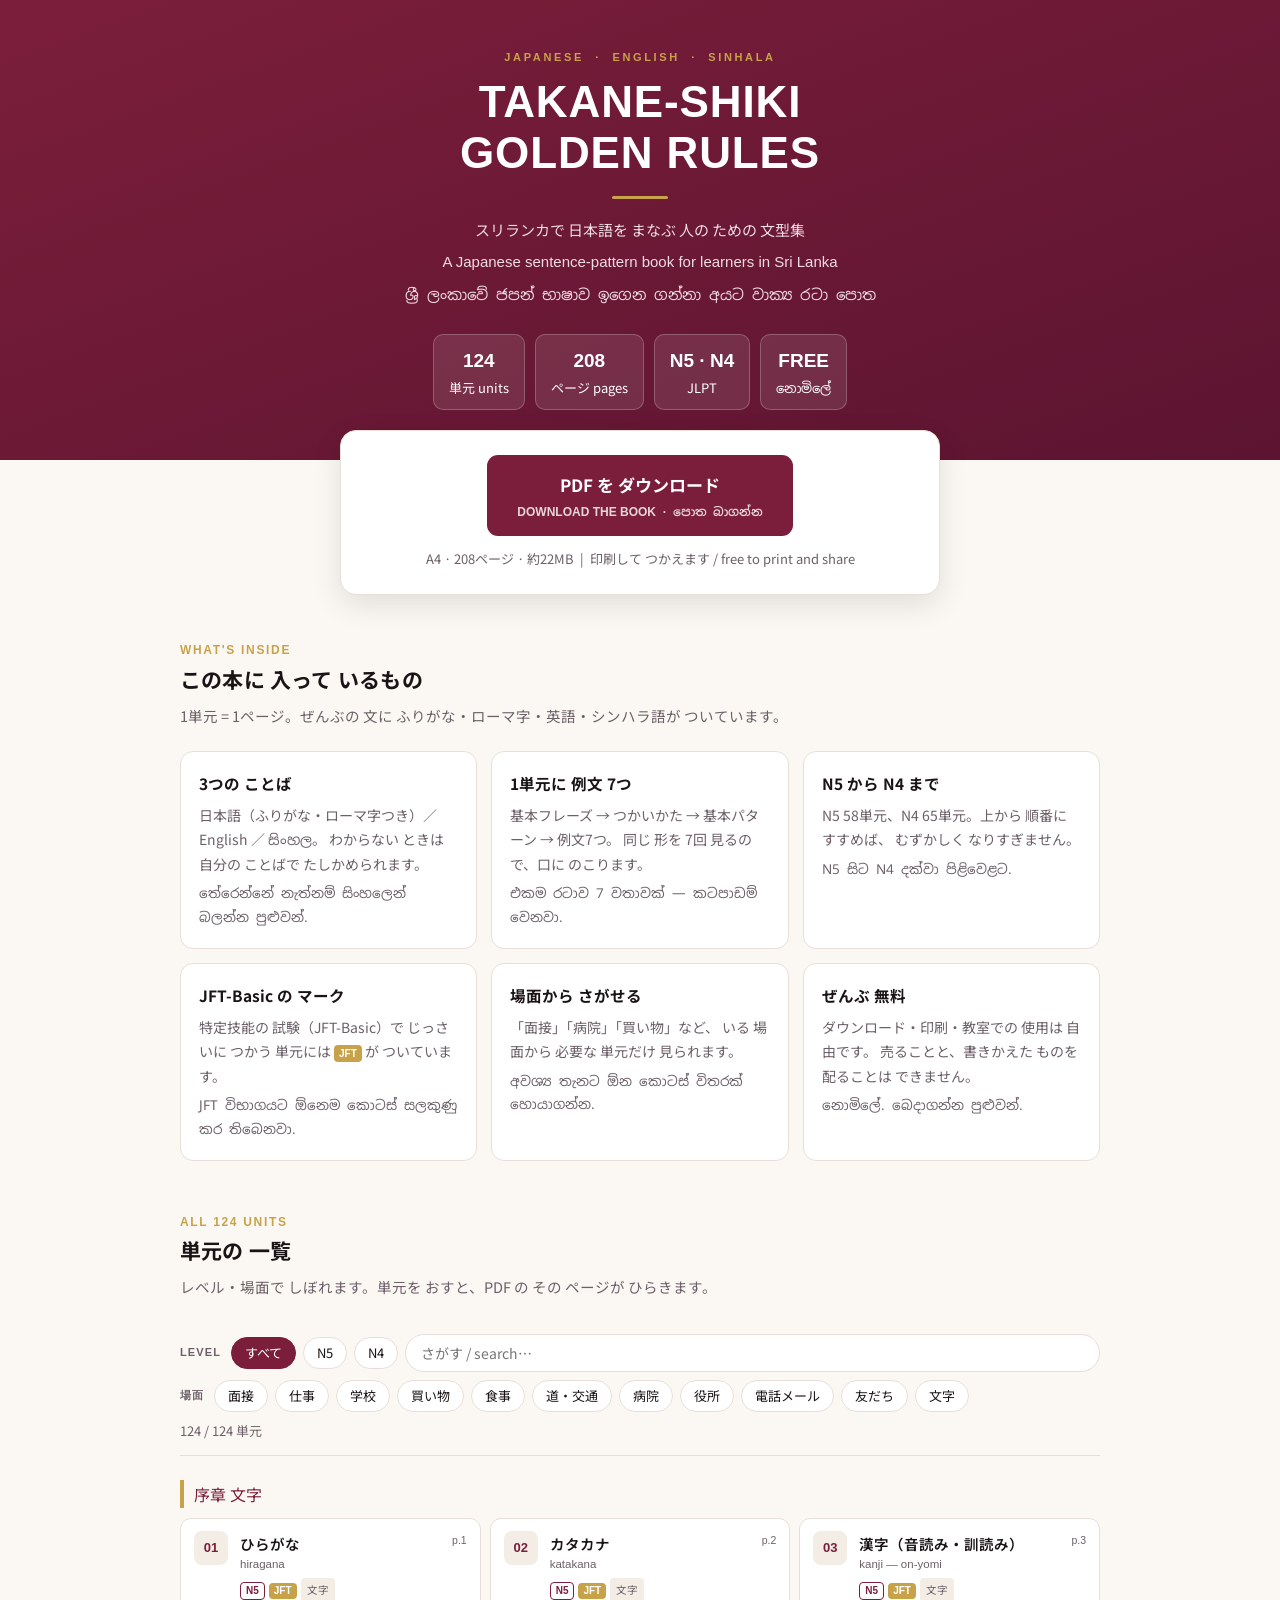
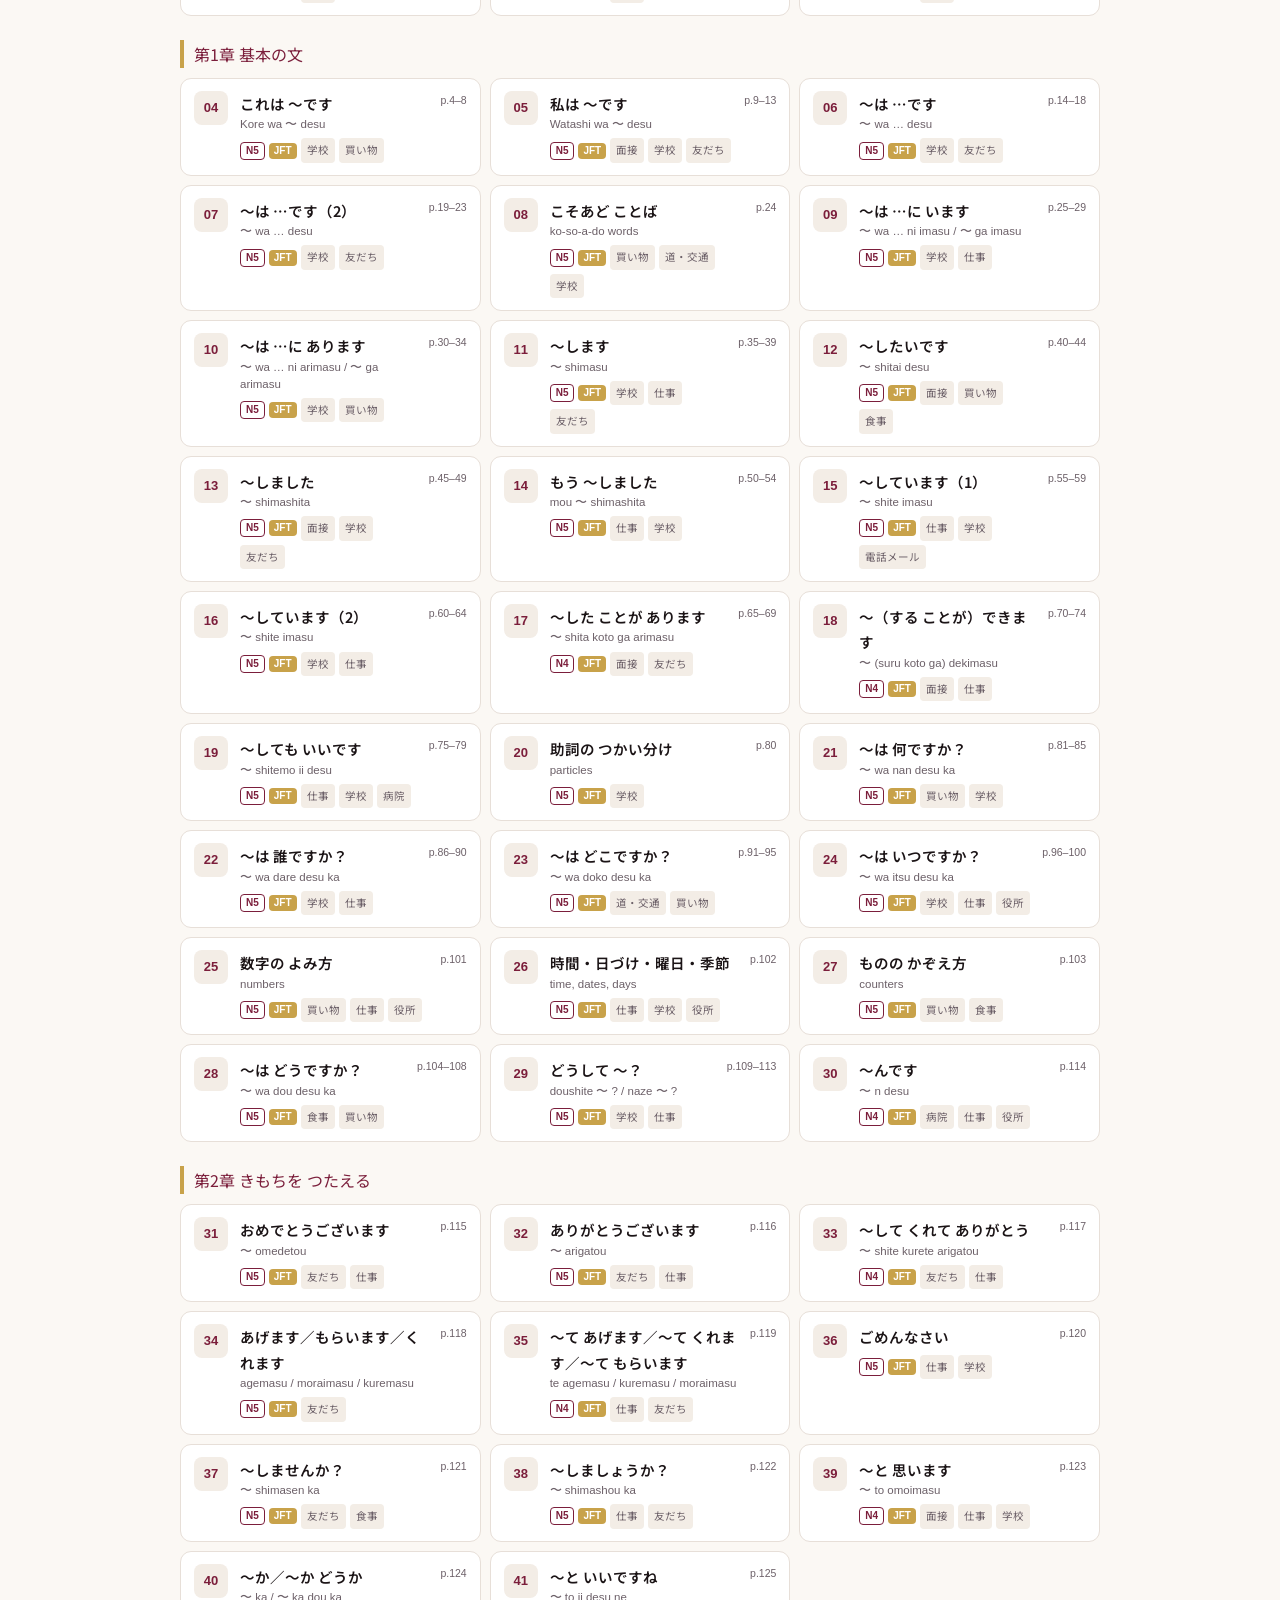
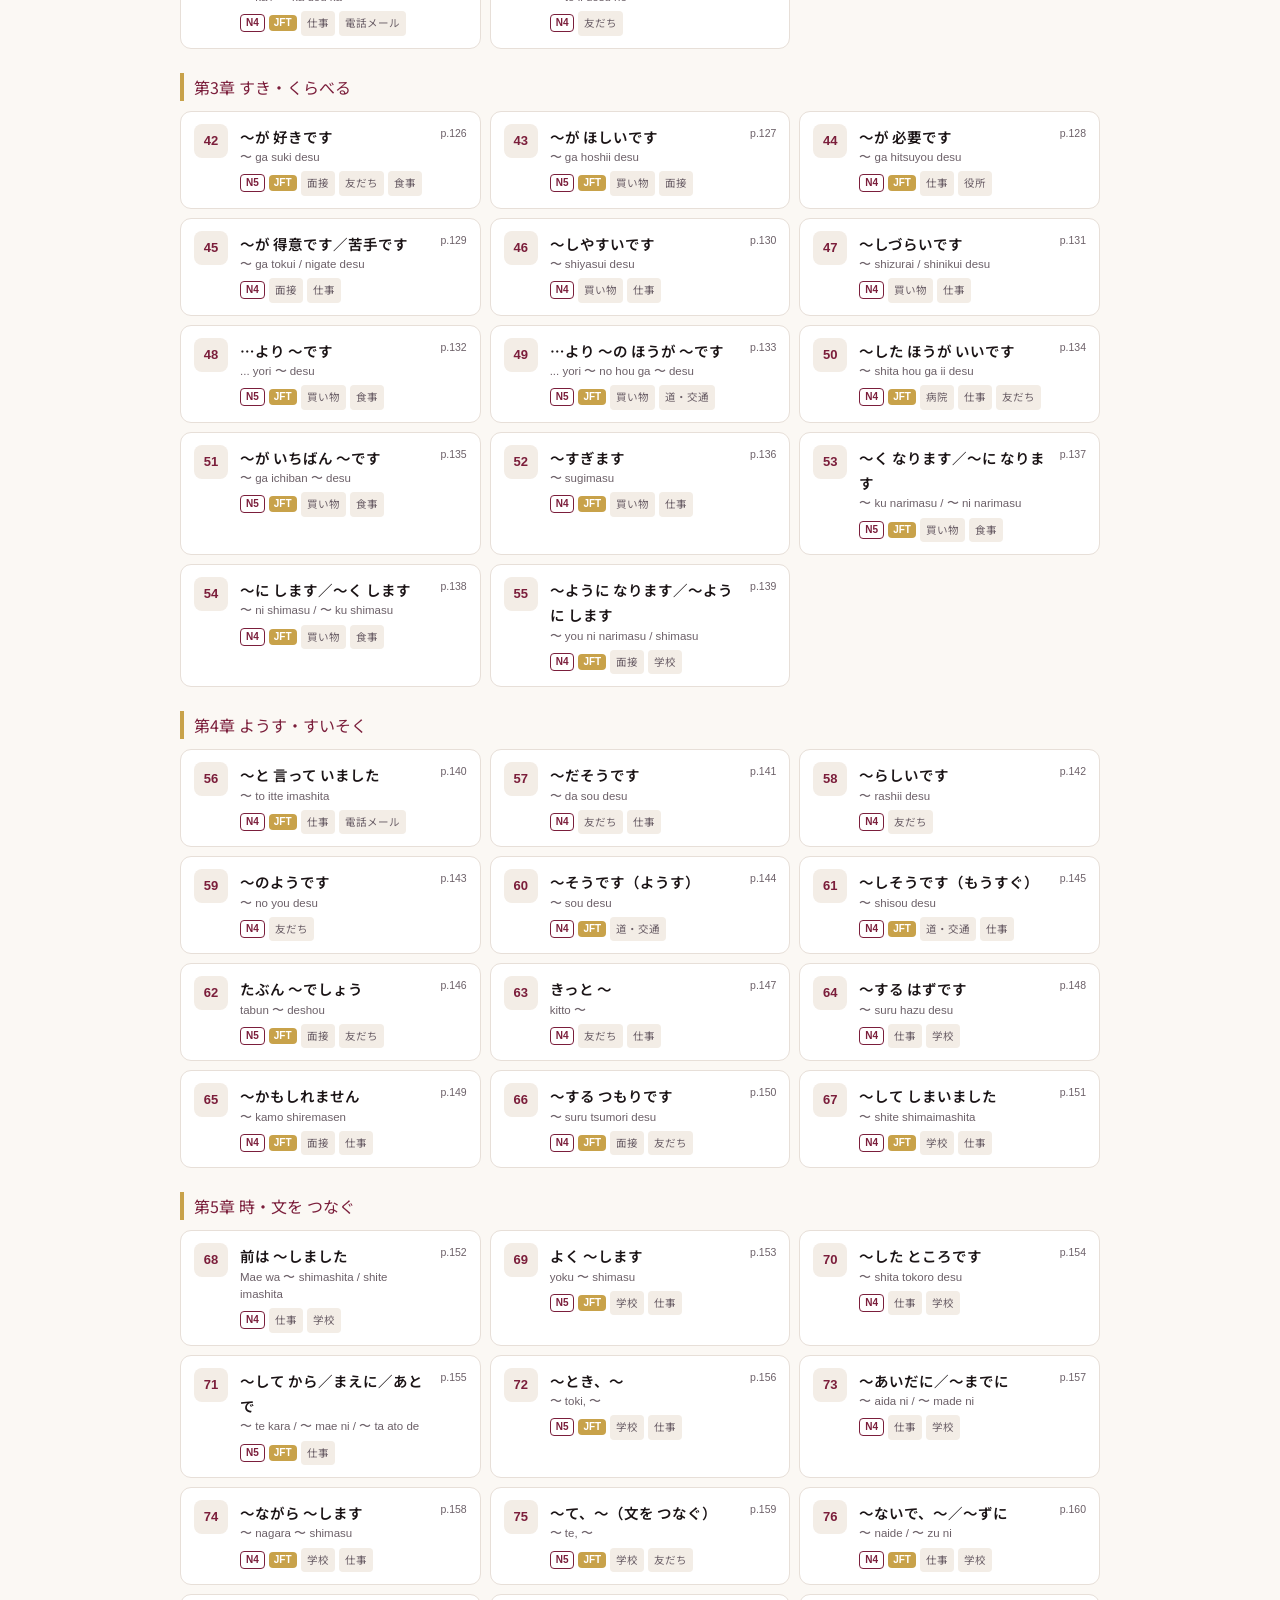
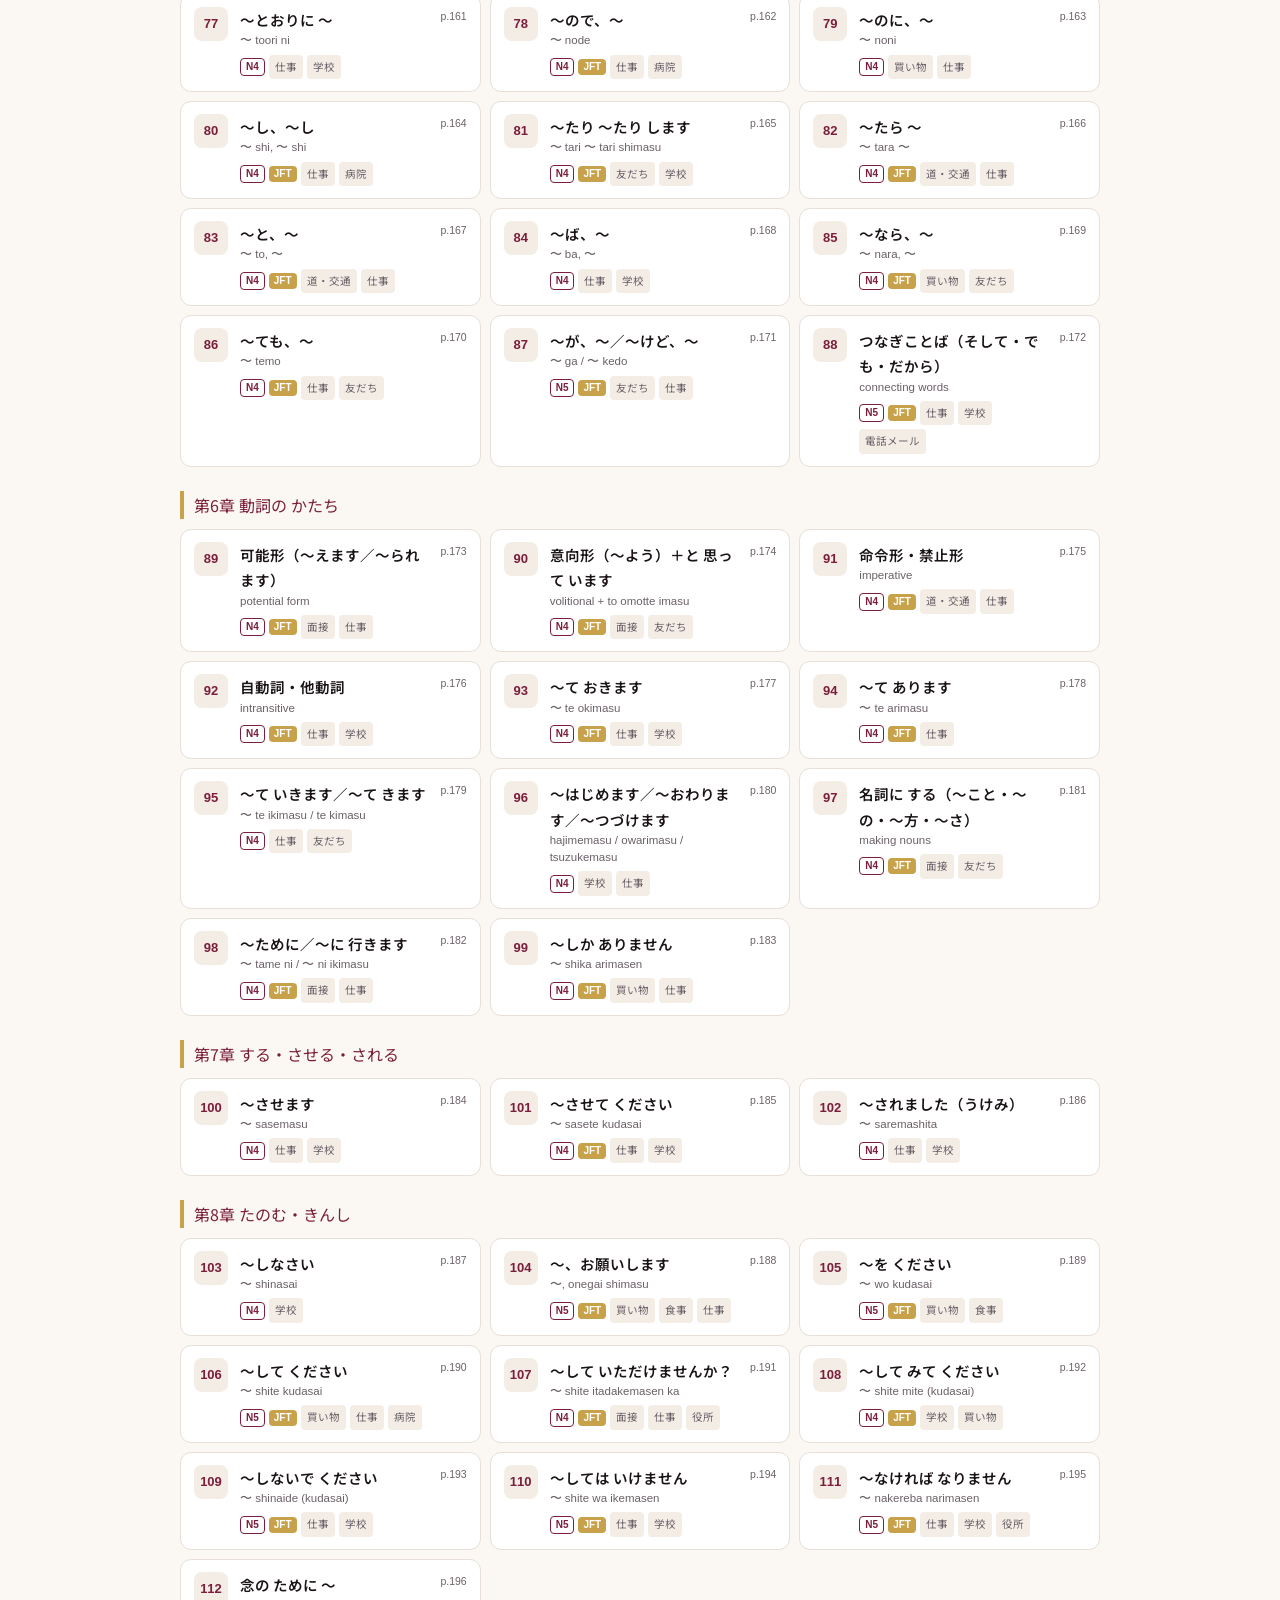
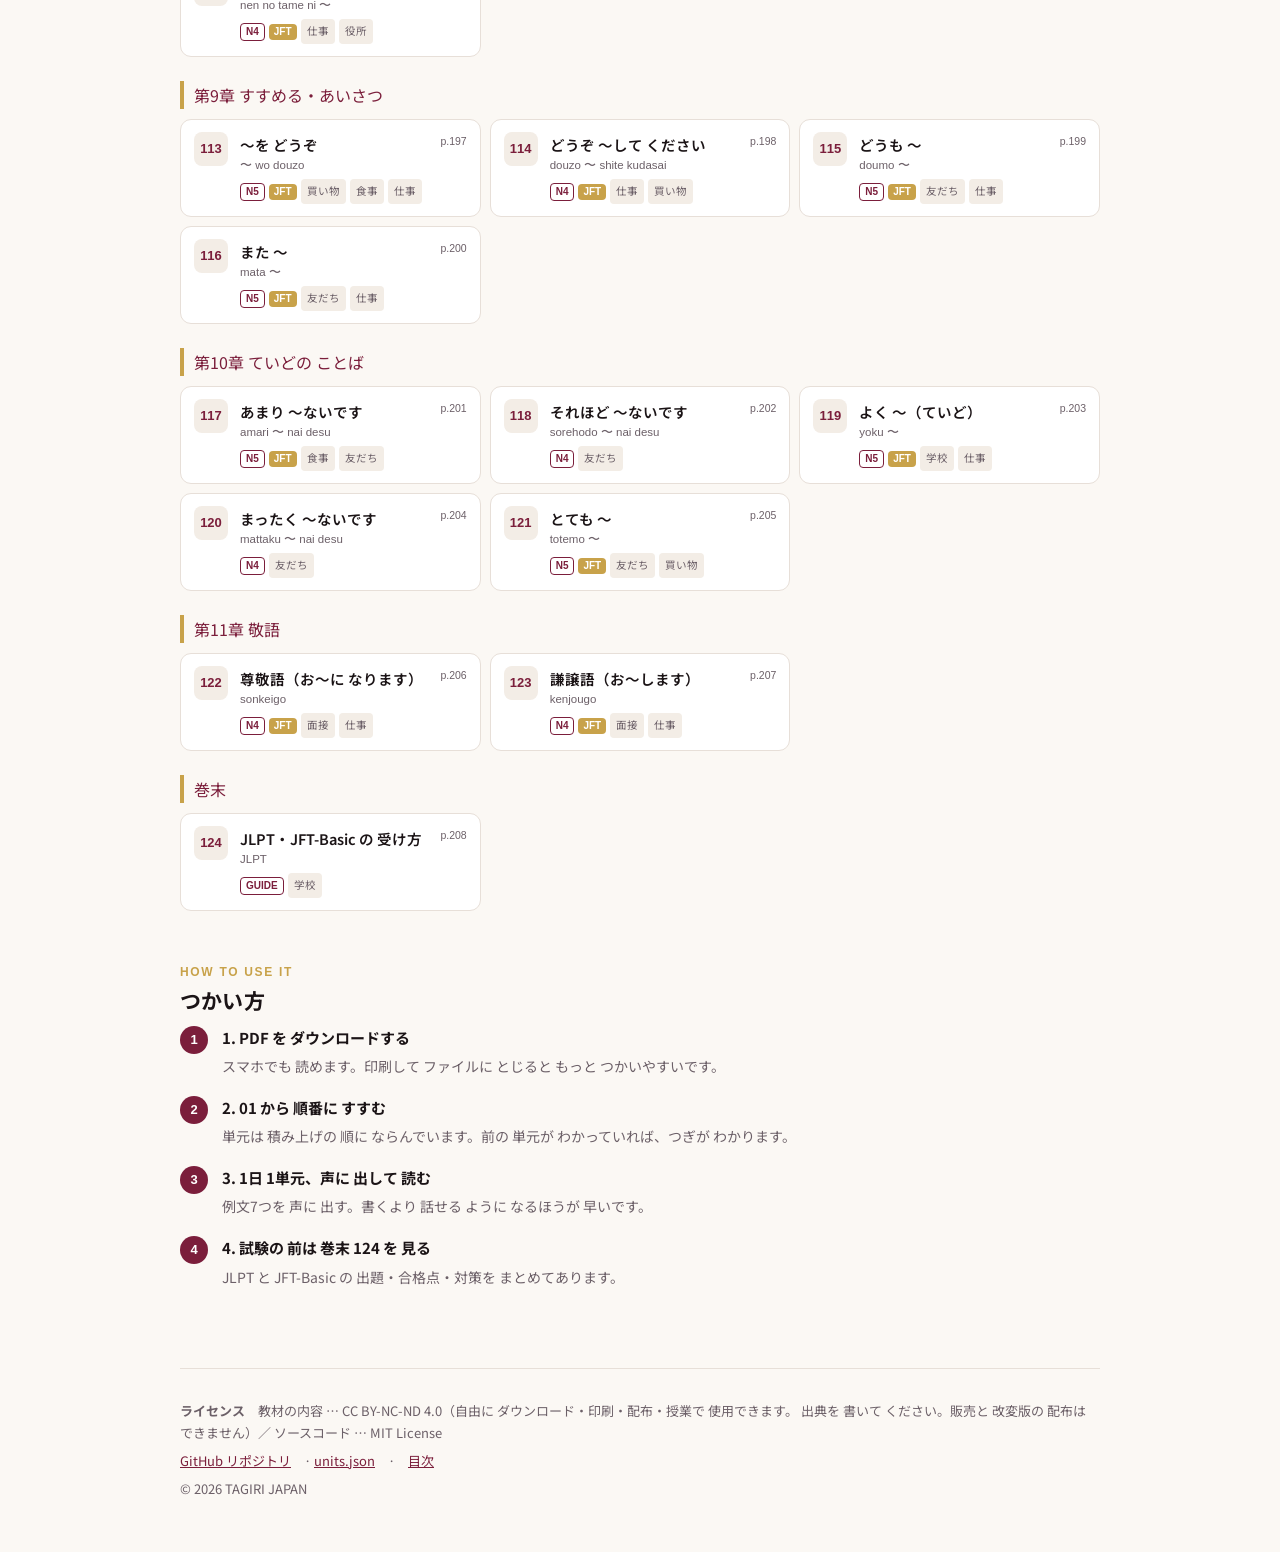
<file: index (6).html>
<!doctype html>
<html lang="ja">
<head>
<meta charset="utf-8">
<meta name="viewport" content="width=device-width,initial-scale=1">
<title>TAKANE-SHIKI GOLDEN RULES — 日本語 × English × සිංහල</title>
<meta name="description" content="スリランカの学習者のための日本語文型集。JLPT N5・N4、全124単元・208ページ。無料でダウンロードできます。">
<meta property="og:title" content="TAKANE-SHIKI GOLDEN RULES">
<meta property="og:description" content="日本語 × English × සිංහල ・ N5/N4 全124単元 ・ 無料">
<meta property="og:type" content="website">
<link rel="preconnect" href="https://fonts.googleapis.com">
<link rel="preconnect" href="https://fonts.gstatic.com" crossorigin>
<link href="https://fonts.googleapis.com/css2?family=Noto+Sans+JP:wght@400;600;800&family=Noto+Sans+Sinhala:wght@400;600&display=swap" rel="stylesheet">
<style>
*{box-sizing:border-box}
:root{
  --maroon:#7B1E3B; --gold:#C8A24A; --ink:#1B1416; --grey:#6C6068;
  --paper:#FBF8F4; --card:#fff; --line:#E7DFD8; --soft:#F3EDE6;
}
@media (prefers-color-scheme:dark){
  :root{ --ink:#F2EAEC; --grey:#B0A2A8; --paper:#171113; --card:#211820;
         --line:#3A2B33; --soft:#2A1E26; --gold:#D9B764; }
}
html{ -webkit-text-size-adjust:100% }
body{ margin:0; background:var(--paper); color:var(--ink);
  font-family:"Noto Sans JP","Noto Sans Sinhala","Hiragino Kaku Gothic ProN",
    "Yu Gothic",Meiryo,system-ui,sans-serif;
  line-height:1.75; font-size:16px; }
.si{ font-family:"Noto Sans Sinhala","Iskoola Pota",sans-serif; }
.ro{ font-family:"Helvetica Neue",Arial,sans-serif; }
.wrap{ max-width:960px; margin:0 auto; padding:0 20px; }
a{ color:var(--maroon); }
@media (prefers-color-scheme:dark){ a{ color:var(--gold) } }

/* ---- hero ---- */
.hero{ background:linear-gradient(160deg,#7B1E3B 0%,#5C1430 100%); color:#fff;
  padding:52px 0 44px; text-align:center; }
.hero .kicker{ font:600 11px/1 "Helvetica Neue",Arial,sans-serif; letter-spacing:.24em;
  color:var(--gold); text-transform:uppercase; }
.hero h1{ font:800 clamp(26px,6.4vw,44px)/1.15 "Helvetica Neue",Arial,sans-serif;
  letter-spacing:.02em; margin:14px 0 4px; }
.hero .rule{ width:56px; height:3px; background:var(--gold); margin:18px auto; border-radius:2px; }
.hero p{ margin:6px 0; font-size:15px; color:#F0DCE3; }
.hero p.si{ font-size:15px; }
.stats{ display:flex; flex-wrap:wrap; justify-content:center; gap:10px; margin:26px 0 6px; }
.stat{ background:rgba(255,255,255,.10); border:1px solid rgba(255,255,255,.22);
  border-radius:10px; padding:9px 15px; font-size:13px; }
.stat b{ font-size:19px; font-family:"Helvetica Neue",Arial,sans-serif; display:block; }

/* ---- download ---- */
.dl{ margin:-30px auto 0; max-width:600px; background:var(--card);
  border:1px solid var(--line); border-radius:16px; padding:24px;
  box-shadow:0 10px 30px rgba(0,0,0,.10); text-align:center; }
.btn{ display:inline-block; background:var(--maroon); color:#fff; text-decoration:none;
  font-weight:700; padding:15px 30px; border-radius:11px; font-size:17px; }
.btn:hover{ background:#5C1430 }
.btn .sub{ display:block; font:600 12px/1.5 "Helvetica Neue",Arial,sans-serif;
  opacity:.82; margin-top:3px; }
.dl .meta{ color:var(--grey); font-size:13px; margin-top:12px; }

/* ---- sections ---- */
section{ padding:46px 0 6px; }
h2{ font-size:21px; margin:0 0 6px; letter-spacing:.01em; }
h2 .en{ display:block; font:600 12px/1.6 "Helvetica Neue",Arial,sans-serif;
  letter-spacing:.14em; color:var(--gold); text-transform:uppercase; }
.lead{ color:var(--grey); font-size:14.5px; margin:0 0 22px; }
.grid{ display:grid; gap:14px; grid-template-columns:repeat(auto-fit,minmax(230px,1fr)); }
.box{ background:var(--card); border:1px solid var(--line); border-radius:13px; padding:18px; }
.box h3{ margin:0 0 6px; font-size:15.5px; }
.box p{ margin:0; font-size:14px; color:var(--grey); }
.box .si{ font-size:13.5px; display:block; margin-top:6px; }

/* ---- filters ---- */
.filters{ position:sticky; top:0; z-index:5; background:var(--paper);
  padding:12px 0; border-bottom:1px solid var(--line); margin-bottom:20px; }
.frow{ display:flex; flex-wrap:wrap; gap:7px; align-items:center; margin-bottom:8px; }
.frow:last-child{ margin-bottom:0 }
.flab{ font:700 11px/1 "Helvetica Neue",Arial,sans-serif; letter-spacing:.1em;
  color:var(--grey); margin-right:3px; }
.chip{ border:1px solid var(--line); background:var(--card); color:var(--ink);
  border-radius:999px; padding:6px 13px; font-size:13px; cursor:pointer;
  font-family:inherit; line-height:1.4; }
.chip:hover{ border-color:var(--maroon) }
.chip[aria-pressed="true"]{ background:var(--maroon); color:#fff; border-color:var(--maroon); }
#q{ flex:1; min-width:170px; border:1px solid var(--line); background:var(--card);
  color:var(--ink); border-radius:999px; padding:8px 15px; font-size:14px;
  font-family:inherit; }
#count{ font-size:13px; color:var(--grey); }

/* ---- unit list ---- */
.chap{ margin:24px 0 10px; font:700 13px/1.4 inherit; color:var(--maroon);
  border-left:4px solid var(--gold); padding-left:10px; }
@media (prefers-color-scheme:dark){ .chap{ color:var(--gold) } }
.units{ display:grid; gap:9px; grid-template-columns:repeat(auto-fill,minmax(290px,1fr)); }
.u{ display:flex; gap:12px; align-items:flex-start; background:var(--card);
  border:1px solid var(--line); border-radius:11px; padding:12px 13px;
  text-decoration:none; color:inherit; transition:border-color .12s, transform .12s; }
.u:hover{ border-color:var(--maroon); transform:translateY(-1px); }
@media (prefers-color-scheme:dark){ .u:hover{ border-color:var(--gold) } }
.u .no{ flex:0 0 34px; height:34px; border-radius:8px; background:var(--soft);
  color:var(--maroon); font:700 13px/34px "Helvetica Neue",Arial,sans-serif;
  text-align:center; }
@media (prefers-color-scheme:dark){ .u .no{ color:var(--gold) } }
.u .t{ min-width:0; flex:1 }
.u .jp{ font-weight:600; font-size:14.5px; word-break:break-word; }
.u .rom{ font:400 11.5px/1.5 "Helvetica Neue",Arial,sans-serif; color:var(--grey);
  word-break:break-word; }
.u .tags{ margin-top:5px; display:flex; flex-wrap:wrap; gap:4px; align-items:center; }
.lvl{ font:700 10px/1 "Helvetica Neue",Arial,sans-serif; color:var(--maroon);
  border:1px solid var(--maroon); border-radius:4px; padding:3px 5px; }
@media (prefers-color-scheme:dark){ .lvl{ color:var(--gold); border-color:var(--gold) } }
.jft{ font:700 10px/1 "Helvetica Neue",Arial,sans-serif; color:#fff;
  background:var(--gold); border-radius:4px; padding:3px 5px; }
.tag{ font-size:10.5px; color:var(--grey); background:var(--soft);
  border-radius:4px; padding:3px 6px; }
.pg{ font:400 10.5px/1 "Helvetica Neue",Arial,sans-serif; color:var(--grey);
  margin-left:auto; white-space:nowrap; padding-top:4px; }
.empty{ color:var(--grey); font-size:14px; padding:22px 0; }

/* ---- steps ---- */
ol.steps{ padding-left:0; list-style:none; counter-reset:s; margin:0; }
ol.steps li{ counter-increment:s; position:relative; padding-left:42px; margin-bottom:16px; }
ol.steps li::before{ content:counter(s); position:absolute; left:0; top:1px;
  width:28px; height:28px; border-radius:50%; background:var(--maroon); color:#fff;
  font:700 13px/28px "Helvetica Neue",Arial,sans-serif; text-align:center; }
ol.steps b{ display:block; font-size:15px; }
ol.steps span{ color:var(--grey); font-size:14px; }

footer{ margin-top:56px; border-top:1px solid var(--line); padding:26px 0 46px;
  color:var(--grey); font-size:13px; }
footer p{ margin:5px 0 }
</style>
</head>
<body>

<div class="hero">
  <div class="wrap">
    <div class="kicker">Japanese &nbsp;·&nbsp; English &nbsp;·&nbsp; Sinhala</div>
    <h1>TAKANE-SHIKI<br>GOLDEN RULES</h1>
    <div class="rule"></div>
    <p>スリランカで 日本語を まなぶ 人の ための 文型集</p>
    <p class="ro">A Japanese sentence-pattern book for learners in Sri Lanka</p>
    <p class="si">ශ්‍රී ලංකාවේ ජපන් භාෂාව ඉගෙන ගන්නා අයට වාක්‍ය රටා පොත</p>
    <div class="stats">
      <div class="stat"><b>124</b>単元 units</div>
      <div class="stat"><b>208</b>ページ pages</div>
      <div class="stat"><b>N5 · N4</b>JLPT</div>
      <div class="stat"><b>FREE</b>නොමිලේ</div>
    </div>
  </div>
</div>

<div class="wrap">
  <div class="dl">
    <a class="btn" href="TAKANE_GOLDEN_RULES_124.pdf" download>
      PDF を ダウンロード
      <span class="sub">DOWNLOAD THE BOOK &nbsp;·&nbsp; <span class="si">පොත බාගන්න</span></span>
    </a>
    <div class="meta">A4 · 208ページ · 約22MB &nbsp;|&nbsp; 印刷して つかえます / free to print and share</div>
  </div>
</div>

<div class="wrap">

<section>
  <h2><span class="en">What's inside</span>この本に 入って いるもの</h2>
  <p class="lead">1単元 = 1ページ。ぜんぶの 文に ふりがな・ローマ字・英語・シンハラ語が ついています。</p>
  <div class="grid">
    <div class="box"><h3>3つの ことば</h3><p>日本語（ふりがな・ローマ字つき）／ English ／ සිංහල。
      わからない ときは 自分の ことばで たしかめられます。
      <span class="si">තේරෙන්නේ නැත්නම් සිංහලෙන් බලන්න පුළුවන්.</span></p></div>
    <div class="box"><h3>1単元に 例文 7つ</h3><p>基本フレーズ → つかいかた → 基本パターン → 例文7つ。
      同じ 形を 7回 見るので、口に のこります。
      <span class="si">එකම රටාව 7 වතාවක් — කටපාඩම් වෙනවා.</span></p></div>
    <div class="box"><h3>N5 から N4 まで</h3><p>N5 58単元、N4 65単元。上から 順番に すすめば、
      むずかしく なりすぎません。
      <span class="si">N5 සිට N4 දක්වා පිළිවෙළට.</span></p></div>
    <div class="box"><h3>JFT-Basic の マーク</h3><p>特定技能の 試験（JFT-Basic）で じっさいに つかう 単元には
      <span class="jft">JFT</span> が ついています。
      <span class="si">JFT විභාගයට ඕනෙම කොටස් සලකුණු කර තිබෙනවා.</span></p></div>
    <div class="box"><h3>場面から さがせる</h3><p>「面接」「病院」「買い物」など、
      いる 場面から 必要な 単元だけ 見られます。
      <span class="si">අවශ්‍ය තැනට ඕන කොටස් විතරක් හොයාගන්න.</span></p></div>
    <div class="box"><h3>ぜんぶ 無料</h3><p>ダウンロード・印刷・教室での 使用は 自由です。
      売ることと、書きかえた ものを 配ることは できません。
      <span class="si">නොමිලේ. බෙදාගන්න පුළුවන්.</span></p></div>
  </div>
</section>

<section id="units">
  <h2><span class="en">All 124 units</span>単元の 一覧</h2>
  <p class="lead">レベル・場面で しぼれます。単元を おすと、PDF の その ページが ひらきます。</p>

  <div class="filters">
    <div class="frow">
      <span class="flab">LEVEL</span>
      <button class="chip" data-lvl="all" aria-pressed="true">すべて</button>
      <button class="chip" data-lvl="N5" aria-pressed="false">N5</button>
      <button class="chip" data-lvl="N4" aria-pressed="false">N4</button>
      <input id="q" type="search" placeholder="さがす / search…">
    </div>
    <div class="frow">
      <span class="flab">場面</span><button class="chip" data-scene="面接" aria-pressed="false">面接</button><button class="chip" data-scene="仕事" aria-pressed="false">仕事</button><button class="chip" data-scene="学校" aria-pressed="false">学校</button><button class="chip" data-scene="買い物" aria-pressed="false">買い物</button><button class="chip" data-scene="食事" aria-pressed="false">食事</button><button class="chip" data-scene="道・交通" aria-pressed="false">道・交通</button><button class="chip" data-scene="病院" aria-pressed="false">病院</button><button class="chip" data-scene="役所" aria-pressed="false">役所</button><button class="chip" data-scene="電話メール" aria-pressed="false">電話メール</button><button class="chip" data-scene="友だち" aria-pressed="false">友だち</button><button class="chip" data-scene="文字" aria-pressed="false">文字</button>
    </div>
    <div class="frow"><span id="count"></span></div>
  </div>

  <div class="chapblock"><div class="chap">序章 文字</div><div class="units"><a class="u" href="TAKANE_GOLDEN_RULES_124.pdf#page=1" target="_blank" rel="noopener" data-level="N5" data-scenes="文字" data-find="01 ひらがな hiragana"><div class="no">01</div><div class="t"><div class="jp">ひらがな</div><div class="rom">hiragana</div><div class="tags"><span class="lvl">N5</span><span class="jft">JFT</span><span class="tag">文字</span></div></div><div class="pg">p.1</div></a><a class="u" href="TAKANE_GOLDEN_RULES_124.pdf#page=2" target="_blank" rel="noopener" data-level="N5" data-scenes="文字" data-find="02 カタカナ katakana"><div class="no">02</div><div class="t"><div class="jp">カタカナ</div><div class="rom">katakana</div><div class="tags"><span class="lvl">N5</span><span class="jft">JFT</span><span class="tag">文字</span></div></div><div class="pg">p.2</div></a><a class="u" href="TAKANE_GOLDEN_RULES_124.pdf#page=3" target="_blank" rel="noopener" data-level="N5" data-scenes="文字" data-find="03 漢字（音読み・訓読み） kanji — on-yomi"><div class="no">03</div><div class="t"><div class="jp">漢字（音読み・訓読み）</div><div class="rom">kanji — on-yomi</div><div class="tags"><span class="lvl">N5</span><span class="jft">JFT</span><span class="tag">文字</span></div></div><div class="pg">p.3</div></a></div></div><div class="chapblock"><div class="chap">第1章 基本の文</div><div class="units"><a class="u" href="TAKANE_GOLDEN_RULES_124.pdf#page=4" target="_blank" rel="noopener" data-level="N5" data-scenes="学校|買い物" data-find="04 これは 〜です kore wa 〜 desu"><div class="no">04</div><div class="t"><div class="jp">これは 〜です</div><div class="rom">Kore wa 〜 desu</div><div class="tags"><span class="lvl">N5</span><span class="jft">JFT</span><span class="tag">学校</span><span class="tag">買い物</span></div></div><div class="pg">p.4–8</div></a><a class="u" href="TAKANE_GOLDEN_RULES_124.pdf#page=9" target="_blank" rel="noopener" data-level="N5" data-scenes="面接|学校|友だち" data-find="05 私は 〜です watashi wa 〜 desu"><div class="no">05</div><div class="t"><div class="jp">私は 〜です</div><div class="rom">Watashi wa 〜 desu</div><div class="tags"><span class="lvl">N5</span><span class="jft">JFT</span><span class="tag">面接</span><span class="tag">学校</span><span class="tag">友だち</span></div></div><div class="pg">p.9–13</div></a><a class="u" href="TAKANE_GOLDEN_RULES_124.pdf#page=14" target="_blank" rel="noopener" data-level="N5" data-scenes="学校|友だち" data-find="06 〜は …です 〜 wa … desu"><div class="no">06</div><div class="t"><div class="jp">〜は …です</div><div class="rom">〜 wa … desu</div><div class="tags"><span class="lvl">N5</span><span class="jft">JFT</span><span class="tag">学校</span><span class="tag">友だち</span></div></div><div class="pg">p.14–18</div></a><a class="u" href="TAKANE_GOLDEN_RULES_124.pdf#page=19" target="_blank" rel="noopener" data-level="N5" data-scenes="学校|友だち" data-find="07 〜は …です（2） 〜 wa … desu"><div class="no">07</div><div class="t"><div class="jp">〜は …です（2）</div><div class="rom">〜 wa … desu</div><div class="tags"><span class="lvl">N5</span><span class="jft">JFT</span><span class="tag">学校</span><span class="tag">友だち</span></div></div><div class="pg">p.19–23</div></a><a class="u" href="TAKANE_GOLDEN_RULES_124.pdf#page=24" target="_blank" rel="noopener" data-level="N5" data-scenes="買い物|道・交通|学校" data-find="08 こそあど ことば ko-so-a-do words"><div class="no">08</div><div class="t"><div class="jp">こそあど ことば</div><div class="rom">ko-so-a-do words</div><div class="tags"><span class="lvl">N5</span><span class="jft">JFT</span><span class="tag">買い物</span><span class="tag">道・交通</span><span class="tag">学校</span></div></div><div class="pg">p.24</div></a><a class="u" href="TAKANE_GOLDEN_RULES_124.pdf#page=25" target="_blank" rel="noopener" data-level="N5" data-scenes="学校|仕事" data-find="09 〜は …に います 〜 wa … ni imasu / 〜 ga imasu"><div class="no">09</div><div class="t"><div class="jp">〜は …に います</div><div class="rom">〜 wa … ni imasu / 〜 ga imasu</div><div class="tags"><span class="lvl">N5</span><span class="jft">JFT</span><span class="tag">学校</span><span class="tag">仕事</span></div></div><div class="pg">p.25–29</div></a><a class="u" href="TAKANE_GOLDEN_RULES_124.pdf#page=30" target="_blank" rel="noopener" data-level="N5" data-scenes="学校|買い物" data-find="10 〜は …に あります 〜 wa … ni arimasu / 〜 ga arimasu"><div class="no">10</div><div class="t"><div class="jp">〜は …に あります</div><div class="rom">〜 wa … ni arimasu / 〜 ga arimasu</div><div class="tags"><span class="lvl">N5</span><span class="jft">JFT</span><span class="tag">学校</span><span class="tag">買い物</span></div></div><div class="pg">p.30–34</div></a><a class="u" href="TAKANE_GOLDEN_RULES_124.pdf#page=35" target="_blank" rel="noopener" data-level="N5" data-scenes="学校|仕事|友だち" data-find="11 〜します 〜 shimasu"><div class="no">11</div><div class="t"><div class="jp">〜します</div><div class="rom">〜 shimasu</div><div class="tags"><span class="lvl">N5</span><span class="jft">JFT</span><span class="tag">学校</span><span class="tag">仕事</span><span class="tag">友だち</span></div></div><div class="pg">p.35–39</div></a><a class="u" href="TAKANE_GOLDEN_RULES_124.pdf#page=40" target="_blank" rel="noopener" data-level="N5" data-scenes="面接|買い物|食事" data-find="12 〜したいです 〜 shitai desu"><div class="no">12</div><div class="t"><div class="jp">〜したいです</div><div class="rom">〜 shitai desu</div><div class="tags"><span class="lvl">N5</span><span class="jft">JFT</span><span class="tag">面接</span><span class="tag">買い物</span><span class="tag">食事</span></div></div><div class="pg">p.40–44</div></a><a class="u" href="TAKANE_GOLDEN_RULES_124.pdf#page=45" target="_blank" rel="noopener" data-level="N5" data-scenes="面接|学校|友だち" data-find="13 〜しました 〜 shimashita"><div class="no">13</div><div class="t"><div class="jp">〜しました</div><div class="rom">〜 shimashita</div><div class="tags"><span class="lvl">N5</span><span class="jft">JFT</span><span class="tag">面接</span><span class="tag">学校</span><span class="tag">友だち</span></div></div><div class="pg">p.45–49</div></a><a class="u" href="TAKANE_GOLDEN_RULES_124.pdf#page=50" target="_blank" rel="noopener" data-level="N5" data-scenes="仕事|学校" data-find="14 もう 〜しました mou 〜 shimashita"><div class="no">14</div><div class="t"><div class="jp">もう 〜しました</div><div class="rom">mou 〜 shimashita</div><div class="tags"><span class="lvl">N5</span><span class="jft">JFT</span><span class="tag">仕事</span><span class="tag">学校</span></div></div><div class="pg">p.50–54</div></a><a class="u" href="TAKANE_GOLDEN_RULES_124.pdf#page=55" target="_blank" rel="noopener" data-level="N5" data-scenes="仕事|学校|電話メール" data-find="15 〜しています（1） 〜 shite imasu"><div class="no">15</div><div class="t"><div class="jp">〜しています（1）</div><div class="rom">〜 shite imasu</div><div class="tags"><span class="lvl">N5</span><span class="jft">JFT</span><span class="tag">仕事</span><span class="tag">学校</span><span class="tag">電話メール</span></div></div><div class="pg">p.55–59</div></a><a class="u" href="TAKANE_GOLDEN_RULES_124.pdf#page=60" target="_blank" rel="noopener" data-level="N5" data-scenes="学校|仕事" data-find="16 〜しています（2） 〜 shite imasu"><div class="no">16</div><div class="t"><div class="jp">〜しています（2）</div><div class="rom">〜 shite imasu</div><div class="tags"><span class="lvl">N5</span><span class="jft">JFT</span><span class="tag">学校</span><span class="tag">仕事</span></div></div><div class="pg">p.60–64</div></a><a class="u" href="TAKANE_GOLDEN_RULES_124.pdf#page=65" target="_blank" rel="noopener" data-level="N4" data-scenes="面接|友だち" data-find="17 〜した ことが あります 〜 shita koto ga arimasu"><div class="no">17</div><div class="t"><div class="jp">〜した ことが あります</div><div class="rom">〜 shita koto ga arimasu</div><div class="tags"><span class="lvl">N4</span><span class="jft">JFT</span><span class="tag">面接</span><span class="tag">友だち</span></div></div><div class="pg">p.65–69</div></a><a class="u" href="TAKANE_GOLDEN_RULES_124.pdf#page=70" target="_blank" rel="noopener" data-level="N4" data-scenes="面接|仕事" data-find="18 〜（する ことが）できます 〜 (suru koto ga) dekimasu"><div class="no">18</div><div class="t"><div class="jp">〜（する ことが）できます</div><div class="rom">〜 (suru koto ga) dekimasu</div><div class="tags"><span class="lvl">N4</span><span class="jft">JFT</span><span class="tag">面接</span><span class="tag">仕事</span></div></div><div class="pg">p.70–74</div></a><a class="u" href="TAKANE_GOLDEN_RULES_124.pdf#page=75" target="_blank" rel="noopener" data-level="N5" data-scenes="仕事|学校|病院" data-find="19 〜しても いいです 〜 shitemo ii desu"><div class="no">19</div><div class="t"><div class="jp">〜しても いいです</div><div class="rom">〜 shitemo ii desu</div><div class="tags"><span class="lvl">N5</span><span class="jft">JFT</span><span class="tag">仕事</span><span class="tag">学校</span><span class="tag">病院</span></div></div><div class="pg">p.75–79</div></a><a class="u" href="TAKANE_GOLDEN_RULES_124.pdf#page=80" target="_blank" rel="noopener" data-level="N5" data-scenes="学校" data-find="20 助詞の つかい分け particles"><div class="no">20</div><div class="t"><div class="jp">助詞の つかい分け</div><div class="rom">particles</div><div class="tags"><span class="lvl">N5</span><span class="jft">JFT</span><span class="tag">学校</span></div></div><div class="pg">p.80</div></a><a class="u" href="TAKANE_GOLDEN_RULES_124.pdf#page=81" target="_blank" rel="noopener" data-level="N5" data-scenes="買い物|学校" data-find="21 〜は 何ですか？ 〜 wa nan desu ka"><div class="no">21</div><div class="t"><div class="jp">〜は 何ですか？</div><div class="rom">〜 wa nan desu ka</div><div class="tags"><span class="lvl">N5</span><span class="jft">JFT</span><span class="tag">買い物</span><span class="tag">学校</span></div></div><div class="pg">p.81–85</div></a><a class="u" href="TAKANE_GOLDEN_RULES_124.pdf#page=86" target="_blank" rel="noopener" data-level="N5" data-scenes="学校|仕事" data-find="22 〜は 誰ですか？ 〜 wa dare desu ka"><div class="no">22</div><div class="t"><div class="jp">〜は 誰ですか？</div><div class="rom">〜 wa dare desu ka</div><div class="tags"><span class="lvl">N5</span><span class="jft">JFT</span><span class="tag">学校</span><span class="tag">仕事</span></div></div><div class="pg">p.86–90</div></a><a class="u" href="TAKANE_GOLDEN_RULES_124.pdf#page=91" target="_blank" rel="noopener" data-level="N5" data-scenes="道・交通|買い物" data-find="23 〜は どこですか？ 〜 wa doko desu ka"><div class="no">23</div><div class="t"><div class="jp">〜は どこですか？</div><div class="rom">〜 wa doko desu ka</div><div class="tags"><span class="lvl">N5</span><span class="jft">JFT</span><span class="tag">道・交通</span><span class="tag">買い物</span></div></div><div class="pg">p.91–95</div></a><a class="u" href="TAKANE_GOLDEN_RULES_124.pdf#page=96" target="_blank" rel="noopener" data-level="N5" data-scenes="学校|仕事|役所" data-find="24 〜は いつですか？ 〜 wa itsu desu ka"><div class="no">24</div><div class="t"><div class="jp">〜は いつですか？</div><div class="rom">〜 wa itsu desu ka</div><div class="tags"><span class="lvl">N5</span><span class="jft">JFT</span><span class="tag">学校</span><span class="tag">仕事</span><span class="tag">役所</span></div></div><div class="pg">p.96–100</div></a><a class="u" href="TAKANE_GOLDEN_RULES_124.pdf#page=101" target="_blank" rel="noopener" data-level="N5" data-scenes="買い物|仕事|役所" data-find="25 数字の よみ方 numbers"><div class="no">25</div><div class="t"><div class="jp">数字の よみ方</div><div class="rom">numbers</div><div class="tags"><span class="lvl">N5</span><span class="jft">JFT</span><span class="tag">買い物</span><span class="tag">仕事</span><span class="tag">役所</span></div></div><div class="pg">p.101</div></a><a class="u" href="TAKANE_GOLDEN_RULES_124.pdf#page=102" target="_blank" rel="noopener" data-level="N5" data-scenes="仕事|学校|役所" data-find="26 時間・日づけ・曜日・季節 time, dates, days"><div class="no">26</div><div class="t"><div class="jp">時間・日づけ・曜日・季節</div><div class="rom">time, dates, days</div><div class="tags"><span class="lvl">N5</span><span class="jft">JFT</span><span class="tag">仕事</span><span class="tag">学校</span><span class="tag">役所</span></div></div><div class="pg">p.102</div></a><a class="u" href="TAKANE_GOLDEN_RULES_124.pdf#page=103" target="_blank" rel="noopener" data-level="N5" data-scenes="買い物|食事" data-find="27 ものの かぞえ方 counters"><div class="no">27</div><div class="t"><div class="jp">ものの かぞえ方</div><div class="rom">counters</div><div class="tags"><span class="lvl">N5</span><span class="jft">JFT</span><span class="tag">買い物</span><span class="tag">食事</span></div></div><div class="pg">p.103</div></a><a class="u" href="TAKANE_GOLDEN_RULES_124.pdf#page=104" target="_blank" rel="noopener" data-level="N5" data-scenes="食事|買い物" data-find="28 〜は どうですか？ 〜 wa dou desu ka"><div class="no">28</div><div class="t"><div class="jp">〜は どうですか？</div><div class="rom">〜 wa dou desu ka</div><div class="tags"><span class="lvl">N5</span><span class="jft">JFT</span><span class="tag">食事</span><span class="tag">買い物</span></div></div><div class="pg">p.104–108</div></a><a class="u" href="TAKANE_GOLDEN_RULES_124.pdf#page=109" target="_blank" rel="noopener" data-level="N5" data-scenes="学校|仕事" data-find="29 どうして 〜？ doushite 〜 ? / naze 〜 ?"><div class="no">29</div><div class="t"><div class="jp">どうして 〜？</div><div class="rom">doushite 〜 ? / naze 〜 ?</div><div class="tags"><span class="lvl">N5</span><span class="jft">JFT</span><span class="tag">学校</span><span class="tag">仕事</span></div></div><div class="pg">p.109–113</div></a><a class="u" href="TAKANE_GOLDEN_RULES_124.pdf#page=114" target="_blank" rel="noopener" data-level="N4" data-scenes="病院|仕事|役所" data-find="30 〜んです 〜 n desu"><div class="no">30</div><div class="t"><div class="jp">〜んです</div><div class="rom">〜 n desu</div><div class="tags"><span class="lvl">N4</span><span class="jft">JFT</span><span class="tag">病院</span><span class="tag">仕事</span><span class="tag">役所</span></div></div><div class="pg">p.114</div></a></div></div><div class="chapblock"><div class="chap">第2章 きもちを つたえる</div><div class="units"><a class="u" href="TAKANE_GOLDEN_RULES_124.pdf#page=115" target="_blank" rel="noopener" data-level="N5" data-scenes="友だち|仕事" data-find="31 おめでとうございます 〜 omedetou"><div class="no">31</div><div class="t"><div class="jp">おめでとうございます</div><div class="rom">〜 omedetou</div><div class="tags"><span class="lvl">N5</span><span class="jft">JFT</span><span class="tag">友だち</span><span class="tag">仕事</span></div></div><div class="pg">p.115</div></a><a class="u" href="TAKANE_GOLDEN_RULES_124.pdf#page=116" target="_blank" rel="noopener" data-level="N5" data-scenes="友だち|仕事" data-find="32 ありがとうございます 〜 arigatou"><div class="no">32</div><div class="t"><div class="jp">ありがとうございます</div><div class="rom">〜 arigatou</div><div class="tags"><span class="lvl">N5</span><span class="jft">JFT</span><span class="tag">友だち</span><span class="tag">仕事</span></div></div><div class="pg">p.116</div></a><a class="u" href="TAKANE_GOLDEN_RULES_124.pdf#page=117" target="_blank" rel="noopener" data-level="N4" data-scenes="友だち|仕事" data-find="33 〜して くれて ありがとう 〜 shite kurete arigatou"><div class="no">33</div><div class="t"><div class="jp">〜して くれて ありがとう</div><div class="rom">〜 shite kurete arigatou</div><div class="tags"><span class="lvl">N4</span><span class="jft">JFT</span><span class="tag">友だち</span><span class="tag">仕事</span></div></div><div class="pg">p.117</div></a><a class="u" href="TAKANE_GOLDEN_RULES_124.pdf#page=118" target="_blank" rel="noopener" data-level="N5" data-scenes="友だち" data-find="34 あげます／もらいます／くれます agemasu / moraimasu / kuremasu"><div class="no">34</div><div class="t"><div class="jp">あげます／もらいます／くれます</div><div class="rom">agemasu / moraimasu / kuremasu</div><div class="tags"><span class="lvl">N5</span><span class="jft">JFT</span><span class="tag">友だち</span></div></div><div class="pg">p.118</div></a><a class="u" href="TAKANE_GOLDEN_RULES_124.pdf#page=119" target="_blank" rel="noopener" data-level="N4" data-scenes="仕事|友だち" data-find="35 〜て あげます／〜て くれます／〜て もらいます te agemasu / kuremasu / moraimasu"><div class="no">35</div><div class="t"><div class="jp">〜て あげます／〜て くれます／〜て もらいます</div><div class="rom">te agemasu / kuremasu / moraimasu</div><div class="tags"><span class="lvl">N4</span><span class="jft">JFT</span><span class="tag">仕事</span><span class="tag">友だち</span></div></div><div class="pg">p.119</div></a><a class="u" href="TAKANE_GOLDEN_RULES_124.pdf#page=120" target="_blank" rel="noopener" data-level="N5" data-scenes="仕事|学校" data-find="36 ごめんなさい "><div class="no">36</div><div class="t"><div class="jp">ごめんなさい</div><div class="rom"></div><div class="tags"><span class="lvl">N5</span><span class="jft">JFT</span><span class="tag">仕事</span><span class="tag">学校</span></div></div><div class="pg">p.120</div></a><a class="u" href="TAKANE_GOLDEN_RULES_124.pdf#page=121" target="_blank" rel="noopener" data-level="N5" data-scenes="友だち|食事" data-find="37 〜しませんか？ 〜 shimasen ka"><div class="no">37</div><div class="t"><div class="jp">〜しませんか？</div><div class="rom">〜 shimasen ka</div><div class="tags"><span class="lvl">N5</span><span class="jft">JFT</span><span class="tag">友だち</span><span class="tag">食事</span></div></div><div class="pg">p.121</div></a><a class="u" href="TAKANE_GOLDEN_RULES_124.pdf#page=122" target="_blank" rel="noopener" data-level="N5" data-scenes="仕事|友だち" data-find="38 〜しましょうか？ 〜 shimashou ka"><div class="no">38</div><div class="t"><div class="jp">〜しましょうか？</div><div class="rom">〜 shimashou ka</div><div class="tags"><span class="lvl">N5</span><span class="jft">JFT</span><span class="tag">仕事</span><span class="tag">友だち</span></div></div><div class="pg">p.122</div></a><a class="u" href="TAKANE_GOLDEN_RULES_124.pdf#page=123" target="_blank" rel="noopener" data-level="N4" data-scenes="面接|仕事|学校" data-find="39 〜と 思います 〜 to omoimasu"><div class="no">39</div><div class="t"><div class="jp">〜と 思います</div><div class="rom">〜 to omoimasu</div><div class="tags"><span class="lvl">N4</span><span class="jft">JFT</span><span class="tag">面接</span><span class="tag">仕事</span><span class="tag">学校</span></div></div><div class="pg">p.123</div></a><a class="u" href="TAKANE_GOLDEN_RULES_124.pdf#page=124" target="_blank" rel="noopener" data-level="N4" data-scenes="仕事|電話メール" data-find="40 〜か／〜か どうか 〜 ka / 〜 ka dou ka"><div class="no">40</div><div class="t"><div class="jp">〜か／〜か どうか</div><div class="rom">〜 ka / 〜 ka dou ka</div><div class="tags"><span class="lvl">N4</span><span class="jft">JFT</span><span class="tag">仕事</span><span class="tag">電話メール</span></div></div><div class="pg">p.124</div></a><a class="u" href="TAKANE_GOLDEN_RULES_124.pdf#page=125" target="_blank" rel="noopener" data-level="N4" data-scenes="友だち" data-find="41 〜と いいですね 〜 to ii desu ne"><div class="no">41</div><div class="t"><div class="jp">〜と いいですね</div><div class="rom">〜 to ii desu ne</div><div class="tags"><span class="lvl">N4</span><span class="tag">友だち</span></div></div><div class="pg">p.125</div></a></div></div><div class="chapblock"><div class="chap">第3章 すき・くらべる</div><div class="units"><a class="u" href="TAKANE_GOLDEN_RULES_124.pdf#page=126" target="_blank" rel="noopener" data-level="N5" data-scenes="面接|友だち|食事" data-find="42 〜が 好きです 〜 ga suki desu"><div class="no">42</div><div class="t"><div class="jp">〜が 好きです</div><div class="rom">〜 ga suki desu</div><div class="tags"><span class="lvl">N5</span><span class="jft">JFT</span><span class="tag">面接</span><span class="tag">友だち</span><span class="tag">食事</span></div></div><div class="pg">p.126</div></a><a class="u" href="TAKANE_GOLDEN_RULES_124.pdf#page=127" target="_blank" rel="noopener" data-level="N5" data-scenes="買い物|面接" data-find="43 〜が ほしいです 〜 ga hoshii desu"><div class="no">43</div><div class="t"><div class="jp">〜が ほしいです</div><div class="rom">〜 ga hoshii desu</div><div class="tags"><span class="lvl">N5</span><span class="jft">JFT</span><span class="tag">買い物</span><span class="tag">面接</span></div></div><div class="pg">p.127</div></a><a class="u" href="TAKANE_GOLDEN_RULES_124.pdf#page=128" target="_blank" rel="noopener" data-level="N4" data-scenes="仕事|役所" data-find="44 〜が 必要です 〜 ga hitsuyou desu"><div class="no">44</div><div class="t"><div class="jp">〜が 必要です</div><div class="rom">〜 ga hitsuyou desu</div><div class="tags"><span class="lvl">N4</span><span class="jft">JFT</span><span class="tag">仕事</span><span class="tag">役所</span></div></div><div class="pg">p.128</div></a><a class="u" href="TAKANE_GOLDEN_RULES_124.pdf#page=129" target="_blank" rel="noopener" data-level="N4" data-scenes="面接|仕事" data-find="45 〜が 得意です／苦手です 〜 ga tokui / nigate desu"><div class="no">45</div><div class="t"><div class="jp">〜が 得意です／苦手です</div><div class="rom">〜 ga tokui / nigate desu</div><div class="tags"><span class="lvl">N4</span><span class="tag">面接</span><span class="tag">仕事</span></div></div><div class="pg">p.129</div></a><a class="u" href="TAKANE_GOLDEN_RULES_124.pdf#page=130" target="_blank" rel="noopener" data-level="N4" data-scenes="買い物|仕事" data-find="46 〜しやすいです 〜 shiyasui desu"><div class="no">46</div><div class="t"><div class="jp">〜しやすいです</div><div class="rom">〜 shiyasui desu</div><div class="tags"><span class="lvl">N4</span><span class="tag">買い物</span><span class="tag">仕事</span></div></div><div class="pg">p.130</div></a><a class="u" href="TAKANE_GOLDEN_RULES_124.pdf#page=131" target="_blank" rel="noopener" data-level="N4" data-scenes="買い物|仕事" data-find="47 〜しづらいです 〜 shizurai / shinikui desu"><div class="no">47</div><div class="t"><div class="jp">〜しづらいです</div><div class="rom">〜 shizurai / shinikui desu</div><div class="tags"><span class="lvl">N4</span><span class="tag">買い物</span><span class="tag">仕事</span></div></div><div class="pg">p.131</div></a><a class="u" href="TAKANE_GOLDEN_RULES_124.pdf#page=132" target="_blank" rel="noopener" data-level="N5" data-scenes="買い物|食事" data-find="48 …より 〜です ... yori 〜 desu"><div class="no">48</div><div class="t"><div class="jp">…より 〜です</div><div class="rom">... yori 〜 desu</div><div class="tags"><span class="lvl">N5</span><span class="jft">JFT</span><span class="tag">買い物</span><span class="tag">食事</span></div></div><div class="pg">p.132</div></a><a class="u" href="TAKANE_GOLDEN_RULES_124.pdf#page=133" target="_blank" rel="noopener" data-level="N5" data-scenes="買い物|道・交通" data-find="49 …より 〜の ほうが 〜です ... yori 〜 no hou ga 〜 desu"><div class="no">49</div><div class="t"><div class="jp">…より 〜の ほうが 〜です</div><div class="rom">... yori 〜 no hou ga 〜 desu</div><div class="tags"><span class="lvl">N5</span><span class="jft">JFT</span><span class="tag">買い物</span><span class="tag">道・交通</span></div></div><div class="pg">p.133</div></a><a class="u" href="TAKANE_GOLDEN_RULES_124.pdf#page=134" target="_blank" rel="noopener" data-level="N4" data-scenes="病院|仕事|友だち" data-find="50 〜した ほうが いいです 〜 shita hou ga ii desu"><div class="no">50</div><div class="t"><div class="jp">〜した ほうが いいです</div><div class="rom">〜 shita hou ga ii desu</div><div class="tags"><span class="lvl">N4</span><span class="jft">JFT</span><span class="tag">病院</span><span class="tag">仕事</span><span class="tag">友だち</span></div></div><div class="pg">p.134</div></a><a class="u" href="TAKANE_GOLDEN_RULES_124.pdf#page=135" target="_blank" rel="noopener" data-level="N5" data-scenes="買い物|食事" data-find="51 〜が いちばん 〜です 〜 ga ichiban 〜 desu"><div class="no">51</div><div class="t"><div class="jp">〜が いちばん 〜です</div><div class="rom">〜 ga ichiban 〜 desu</div><div class="tags"><span class="lvl">N5</span><span class="jft">JFT</span><span class="tag">買い物</span><span class="tag">食事</span></div></div><div class="pg">p.135</div></a><a class="u" href="TAKANE_GOLDEN_RULES_124.pdf#page=136" target="_blank" rel="noopener" data-level="N4" data-scenes="買い物|仕事" data-find="52 〜すぎます 〜 sugimasu"><div class="no">52</div><div class="t"><div class="jp">〜すぎます</div><div class="rom">〜 sugimasu</div><div class="tags"><span class="lvl">N4</span><span class="jft">JFT</span><span class="tag">買い物</span><span class="tag">仕事</span></div></div><div class="pg">p.136</div></a><a class="u" href="TAKANE_GOLDEN_RULES_124.pdf#page=137" target="_blank" rel="noopener" data-level="N5" data-scenes="買い物|食事" data-find="53 〜く なります／〜に なります 〜 ku narimasu / 〜 ni narimasu"><div class="no">53</div><div class="t"><div class="jp">〜く なります／〜に なります</div><div class="rom">〜 ku narimasu / 〜 ni narimasu</div><div class="tags"><span class="lvl">N5</span><span class="jft">JFT</span><span class="tag">買い物</span><span class="tag">食事</span></div></div><div class="pg">p.137</div></a><a class="u" href="TAKANE_GOLDEN_RULES_124.pdf#page=138" target="_blank" rel="noopener" data-level="N4" data-scenes="買い物|食事" data-find="54 〜に します／〜く します 〜 ni shimasu / 〜 ku shimasu"><div class="no">54</div><div class="t"><div class="jp">〜に します／〜く します</div><div class="rom">〜 ni shimasu / 〜 ku shimasu</div><div class="tags"><span class="lvl">N4</span><span class="jft">JFT</span><span class="tag">買い物</span><span class="tag">食事</span></div></div><div class="pg">p.138</div></a><a class="u" href="TAKANE_GOLDEN_RULES_124.pdf#page=139" target="_blank" rel="noopener" data-level="N4" data-scenes="面接|学校" data-find="55 〜ように なります／〜ように します 〜 you ni narimasu / shimasu"><div class="no">55</div><div class="t"><div class="jp">〜ように なります／〜ように します</div><div class="rom">〜 you ni narimasu / shimasu</div><div class="tags"><span class="lvl">N4</span><span class="jft">JFT</span><span class="tag">面接</span><span class="tag">学校</span></div></div><div class="pg">p.139</div></a></div></div><div class="chapblock"><div class="chap">第4章 ようす・すいそく</div><div class="units"><a class="u" href="TAKANE_GOLDEN_RULES_124.pdf#page=140" target="_blank" rel="noopener" data-level="N4" data-scenes="仕事|電話メール" data-find="56 〜と 言って いました 〜 to itte imashita"><div class="no">56</div><div class="t"><div class="jp">〜と 言って いました</div><div class="rom">〜 to itte imashita</div><div class="tags"><span class="lvl">N4</span><span class="jft">JFT</span><span class="tag">仕事</span><span class="tag">電話メール</span></div></div><div class="pg">p.140</div></a><a class="u" href="TAKANE_GOLDEN_RULES_124.pdf#page=141" target="_blank" rel="noopener" data-level="N4" data-scenes="友だち|仕事" data-find="57 〜だそうです 〜 da sou desu"><div class="no">57</div><div class="t"><div class="jp">〜だそうです</div><div class="rom">〜 da sou desu</div><div class="tags"><span class="lvl">N4</span><span class="tag">友だち</span><span class="tag">仕事</span></div></div><div class="pg">p.141</div></a><a class="u" href="TAKANE_GOLDEN_RULES_124.pdf#page=142" target="_blank" rel="noopener" data-level="N4" data-scenes="友だち" data-find="58 〜らしいです 〜 rashii desu"><div class="no">58</div><div class="t"><div class="jp">〜らしいです</div><div class="rom">〜 rashii desu</div><div class="tags"><span class="lvl">N4</span><span class="tag">友だち</span></div></div><div class="pg">p.142</div></a><a class="u" href="TAKANE_GOLDEN_RULES_124.pdf#page=143" target="_blank" rel="noopener" data-level="N4" data-scenes="友だち" data-find="59 〜のようです 〜 no you desu"><div class="no">59</div><div class="t"><div class="jp">〜のようです</div><div class="rom">〜 no you desu</div><div class="tags"><span class="lvl">N4</span><span class="tag">友だち</span></div></div><div class="pg">p.143</div></a><a class="u" href="TAKANE_GOLDEN_RULES_124.pdf#page=144" target="_blank" rel="noopener" data-level="N4" data-scenes="道・交通" data-find="60 〜そうです（ようす） 〜 sou desu"><div class="no">60</div><div class="t"><div class="jp">〜そうです（ようす）</div><div class="rom">〜 sou desu</div><div class="tags"><span class="lvl">N4</span><span class="jft">JFT</span><span class="tag">道・交通</span></div></div><div class="pg">p.144</div></a><a class="u" href="TAKANE_GOLDEN_RULES_124.pdf#page=145" target="_blank" rel="noopener" data-level="N4" data-scenes="道・交通|仕事" data-find="61 〜しそうです（もうすぐ） 〜 shisou desu"><div class="no">61</div><div class="t"><div class="jp">〜しそうです（もうすぐ）</div><div class="rom">〜 shisou desu</div><div class="tags"><span class="lvl">N4</span><span class="jft">JFT</span><span class="tag">道・交通</span><span class="tag">仕事</span></div></div><div class="pg">p.145</div></a><a class="u" href="TAKANE_GOLDEN_RULES_124.pdf#page=146" target="_blank" rel="noopener" data-level="N5" data-scenes="面接|友だち" data-find="62 たぶん 〜でしょう tabun 〜 deshou"><div class="no">62</div><div class="t"><div class="jp">たぶん 〜でしょう</div><div class="rom">tabun 〜 deshou</div><div class="tags"><span class="lvl">N5</span><span class="jft">JFT</span><span class="tag">面接</span><span class="tag">友だち</span></div></div><div class="pg">p.146</div></a><a class="u" href="TAKANE_GOLDEN_RULES_124.pdf#page=147" target="_blank" rel="noopener" data-level="N4" data-scenes="友だち|仕事" data-find="63 きっと 〜 kitto 〜"><div class="no">63</div><div class="t"><div class="jp">きっと 〜</div><div class="rom">kitto 〜</div><div class="tags"><span class="lvl">N4</span><span class="tag">友だち</span><span class="tag">仕事</span></div></div><div class="pg">p.147</div></a><a class="u" href="TAKANE_GOLDEN_RULES_124.pdf#page=148" target="_blank" rel="noopener" data-level="N4" data-scenes="仕事|学校" data-find="64 〜する はずです 〜 suru hazu desu"><div class="no">64</div><div class="t"><div class="jp">〜する はずです</div><div class="rom">〜 suru hazu desu</div><div class="tags"><span class="lvl">N4</span><span class="tag">仕事</span><span class="tag">学校</span></div></div><div class="pg">p.148</div></a><a class="u" href="TAKANE_GOLDEN_RULES_124.pdf#page=149" target="_blank" rel="noopener" data-level="N4" data-scenes="面接|仕事" data-find="65 〜かもしれません 〜 kamo shiremasen"><div class="no">65</div><div class="t"><div class="jp">〜かもしれません</div><div class="rom">〜 kamo shiremasen</div><div class="tags"><span class="lvl">N4</span><span class="jft">JFT</span><span class="tag">面接</span><span class="tag">仕事</span></div></div><div class="pg">p.149</div></a><a class="u" href="TAKANE_GOLDEN_RULES_124.pdf#page=150" target="_blank" rel="noopener" data-level="N4" data-scenes="面接|友だち" data-find="66 〜する つもりです 〜 suru tsumori desu"><div class="no">66</div><div class="t"><div class="jp">〜する つもりです</div><div class="rom">〜 suru tsumori desu</div><div class="tags"><span class="lvl">N4</span><span class="jft">JFT</span><span class="tag">面接</span><span class="tag">友だち</span></div></div><div class="pg">p.150</div></a><a class="u" href="TAKANE_GOLDEN_RULES_124.pdf#page=151" target="_blank" rel="noopener" data-level="N4" data-scenes="学校|仕事" data-find="67 〜して しまいました 〜 shite shimaimashita"><div class="no">67</div><div class="t"><div class="jp">〜して しまいました</div><div class="rom">〜 shite shimaimashita</div><div class="tags"><span class="lvl">N4</span><span class="jft">JFT</span><span class="tag">学校</span><span class="tag">仕事</span></div></div><div class="pg">p.151</div></a></div></div><div class="chapblock"><div class="chap">第5章 時・文を つなぐ</div><div class="units"><a class="u" href="TAKANE_GOLDEN_RULES_124.pdf#page=152" target="_blank" rel="noopener" data-level="N4" data-scenes="仕事|学校" data-find="68 前は 〜しました mae wa 〜 shimashita / shite imashita"><div class="no">68</div><div class="t"><div class="jp">前は 〜しました</div><div class="rom">Mae wa 〜 shimashita / shite imashita</div><div class="tags"><span class="lvl">N4</span><span class="tag">仕事</span><span class="tag">学校</span></div></div><div class="pg">p.152</div></a><a class="u" href="TAKANE_GOLDEN_RULES_124.pdf#page=153" target="_blank" rel="noopener" data-level="N5" data-scenes="学校|仕事" data-find="69 よく 〜します yoku 〜 shimasu"><div class="no">69</div><div class="t"><div class="jp">よく 〜します</div><div class="rom">yoku 〜 shimasu</div><div class="tags"><span class="lvl">N5</span><span class="jft">JFT</span><span class="tag">学校</span><span class="tag">仕事</span></div></div><div class="pg">p.153</div></a><a class="u" href="TAKANE_GOLDEN_RULES_124.pdf#page=154" target="_blank" rel="noopener" data-level="N4" data-scenes="仕事|学校" data-find="70 〜した ところです 〜 shita tokoro desu"><div class="no">70</div><div class="t"><div class="jp">〜した ところです</div><div class="rom">〜 shita tokoro desu</div><div class="tags"><span class="lvl">N4</span><span class="tag">仕事</span><span class="tag">学校</span></div></div><div class="pg">p.154</div></a><a class="u" href="TAKANE_GOLDEN_RULES_124.pdf#page=155" target="_blank" rel="noopener" data-level="N5" data-scenes="仕事" data-find="71 〜して から／まえに／あとで 〜 te kara / 〜 mae ni / 〜 ta ato de"><div class="no">71</div><div class="t"><div class="jp">〜して から／まえに／あとで</div><div class="rom">〜 te kara / 〜 mae ni / 〜 ta ato de</div><div class="tags"><span class="lvl">N5</span><span class="jft">JFT</span><span class="tag">仕事</span></div></div><div class="pg">p.155</div></a><a class="u" href="TAKANE_GOLDEN_RULES_124.pdf#page=156" target="_blank" rel="noopener" data-level="N5" data-scenes="学校|仕事" data-find="72 〜とき、〜 〜 toki, 〜"><div class="no">72</div><div class="t"><div class="jp">〜とき、〜</div><div class="rom">〜 toki, 〜</div><div class="tags"><span class="lvl">N5</span><span class="jft">JFT</span><span class="tag">学校</span><span class="tag">仕事</span></div></div><div class="pg">p.156</div></a><a class="u" href="TAKANE_GOLDEN_RULES_124.pdf#page=157" target="_blank" rel="noopener" data-level="N4" data-scenes="仕事|学校" data-find="73 〜あいだに／〜までに 〜 aida ni / 〜 made ni"><div class="no">73</div><div class="t"><div class="jp">〜あいだに／〜までに</div><div class="rom">〜 aida ni / 〜 made ni</div><div class="tags"><span class="lvl">N4</span><span class="tag">仕事</span><span class="tag">学校</span></div></div><div class="pg">p.157</div></a><a class="u" href="TAKANE_GOLDEN_RULES_124.pdf#page=158" target="_blank" rel="noopener" data-level="N4" data-scenes="学校|仕事" data-find="74 〜ながら 〜します 〜 nagara 〜 shimasu"><div class="no">74</div><div class="t"><div class="jp">〜ながら 〜します</div><div class="rom">〜 nagara 〜 shimasu</div><div class="tags"><span class="lvl">N4</span><span class="jft">JFT</span><span class="tag">学校</span><span class="tag">仕事</span></div></div><div class="pg">p.158</div></a><a class="u" href="TAKANE_GOLDEN_RULES_124.pdf#page=159" target="_blank" rel="noopener" data-level="N5" data-scenes="学校|友だち" data-find="75 〜て、〜（文を つなぐ） 〜 te, 〜"><div class="no">75</div><div class="t"><div class="jp">〜て、〜（文を つなぐ）</div><div class="rom">〜 te, 〜</div><div class="tags"><span class="lvl">N5</span><span class="jft">JFT</span><span class="tag">学校</span><span class="tag">友だち</span></div></div><div class="pg">p.159</div></a><a class="u" href="TAKANE_GOLDEN_RULES_124.pdf#page=160" target="_blank" rel="noopener" data-level="N4" data-scenes="仕事|学校" data-find="76 〜ないで、〜／〜ずに 〜 naide / 〜 zu ni"><div class="no">76</div><div class="t"><div class="jp">〜ないで、〜／〜ずに</div><div class="rom">〜 naide / 〜 zu ni</div><div class="tags"><span class="lvl">N4</span><span class="jft">JFT</span><span class="tag">仕事</span><span class="tag">学校</span></div></div><div class="pg">p.160</div></a><a class="u" href="TAKANE_GOLDEN_RULES_124.pdf#page=161" target="_blank" rel="noopener" data-level="N4" data-scenes="仕事|学校" data-find="77 〜とおりに 〜 〜 toori ni"><div class="no">77</div><div class="t"><div class="jp">〜とおりに 〜</div><div class="rom">〜 toori ni</div><div class="tags"><span class="lvl">N4</span><span class="tag">仕事</span><span class="tag">学校</span></div></div><div class="pg">p.161</div></a><a class="u" href="TAKANE_GOLDEN_RULES_124.pdf#page=162" target="_blank" rel="noopener" data-level="N4" data-scenes="仕事|病院" data-find="78 〜ので、〜 〜 node"><div class="no">78</div><div class="t"><div class="jp">〜ので、〜</div><div class="rom">〜 node</div><div class="tags"><span class="lvl">N4</span><span class="jft">JFT</span><span class="tag">仕事</span><span class="tag">病院</span></div></div><div class="pg">p.162</div></a><a class="u" href="TAKANE_GOLDEN_RULES_124.pdf#page=163" target="_blank" rel="noopener" data-level="N4" data-scenes="買い物|仕事" data-find="79 〜のに、〜 〜 noni"><div class="no">79</div><div class="t"><div class="jp">〜のに、〜</div><div class="rom">〜 noni</div><div class="tags"><span class="lvl">N4</span><span class="tag">買い物</span><span class="tag">仕事</span></div></div><div class="pg">p.163</div></a><a class="u" href="TAKANE_GOLDEN_RULES_124.pdf#page=164" target="_blank" rel="noopener" data-level="N4" data-scenes="仕事|病院" data-find="80 〜し、〜し 〜 shi, 〜 shi"><div class="no">80</div><div class="t"><div class="jp">〜し、〜し</div><div class="rom">〜 shi, 〜 shi</div><div class="tags"><span class="lvl">N4</span><span class="jft">JFT</span><span class="tag">仕事</span><span class="tag">病院</span></div></div><div class="pg">p.164</div></a><a class="u" href="TAKANE_GOLDEN_RULES_124.pdf#page=165" target="_blank" rel="noopener" data-level="N4" data-scenes="友だち|学校" data-find="81 〜たり 〜たり します 〜 tari 〜 tari shimasu"><div class="no">81</div><div class="t"><div class="jp">〜たり 〜たり します</div><div class="rom">〜 tari 〜 tari shimasu</div><div class="tags"><span class="lvl">N4</span><span class="jft">JFT</span><span class="tag">友だち</span><span class="tag">学校</span></div></div><div class="pg">p.165</div></a><a class="u" href="TAKANE_GOLDEN_RULES_124.pdf#page=166" target="_blank" rel="noopener" data-level="N4" data-scenes="道・交通|仕事" data-find="82 〜たら 〜 〜 tara 〜"><div class="no">82</div><div class="t"><div class="jp">〜たら 〜</div><div class="rom">〜 tara 〜</div><div class="tags"><span class="lvl">N4</span><span class="jft">JFT</span><span class="tag">道・交通</span><span class="tag">仕事</span></div></div><div class="pg">p.166</div></a><a class="u" href="TAKANE_GOLDEN_RULES_124.pdf#page=167" target="_blank" rel="noopener" data-level="N4" data-scenes="道・交通|仕事" data-find="83 〜と、〜 〜 to, 〜"><div class="no">83</div><div class="t"><div class="jp">〜と、〜</div><div class="rom">〜 to, 〜</div><div class="tags"><span class="lvl">N4</span><span class="jft">JFT</span><span class="tag">道・交通</span><span class="tag">仕事</span></div></div><div class="pg">p.167</div></a><a class="u" href="TAKANE_GOLDEN_RULES_124.pdf#page=168" target="_blank" rel="noopener" data-level="N4" data-scenes="仕事|学校" data-find="84 〜ば、〜 〜 ba, 〜"><div class="no">84</div><div class="t"><div class="jp">〜ば、〜</div><div class="rom">〜 ba, 〜</div><div class="tags"><span class="lvl">N4</span><span class="tag">仕事</span><span class="tag">学校</span></div></div><div class="pg">p.168</div></a><a class="u" href="TAKANE_GOLDEN_RULES_124.pdf#page=169" target="_blank" rel="noopener" data-level="N4" data-scenes="買い物|友だち" data-find="85 〜なら、〜 〜 nara, 〜"><div class="no">85</div><div class="t"><div class="jp">〜なら、〜</div><div class="rom">〜 nara, 〜</div><div class="tags"><span class="lvl">N4</span><span class="jft">JFT</span><span class="tag">買い物</span><span class="tag">友だち</span></div></div><div class="pg">p.169</div></a><a class="u" href="TAKANE_GOLDEN_RULES_124.pdf#page=170" target="_blank" rel="noopener" data-level="N4" data-scenes="仕事|友だち" data-find="86 〜ても、〜 〜 temo"><div class="no">86</div><div class="t"><div class="jp">〜ても、〜</div><div class="rom">〜 temo</div><div class="tags"><span class="lvl">N4</span><span class="jft">JFT</span><span class="tag">仕事</span><span class="tag">友だち</span></div></div><div class="pg">p.170</div></a><a class="u" href="TAKANE_GOLDEN_RULES_124.pdf#page=171" target="_blank" rel="noopener" data-level="N5" data-scenes="友だち|仕事" data-find="87 〜が、〜／〜けど、〜 〜 ga / 〜 kedo"><div class="no">87</div><div class="t"><div class="jp">〜が、〜／〜けど、〜</div><div class="rom">〜 ga / 〜 kedo</div><div class="tags"><span class="lvl">N5</span><span class="jft">JFT</span><span class="tag">友だち</span><span class="tag">仕事</span></div></div><div class="pg">p.171</div></a><a class="u" href="TAKANE_GOLDEN_RULES_124.pdf#page=172" target="_blank" rel="noopener" data-level="N5" data-scenes="仕事|学校|電話メール" data-find="88 つなぎことば（そして・でも・だから） connecting words"><div class="no">88</div><div class="t"><div class="jp">つなぎことば（そして・でも・だから）</div><div class="rom">connecting words</div><div class="tags"><span class="lvl">N5</span><span class="jft">JFT</span><span class="tag">仕事</span><span class="tag">学校</span><span class="tag">電話メール</span></div></div><div class="pg">p.172</div></a></div></div><div class="chapblock"><div class="chap">第6章 動詞の かたち</div><div class="units"><a class="u" href="TAKANE_GOLDEN_RULES_124.pdf#page=173" target="_blank" rel="noopener" data-level="N4" data-scenes="面接|仕事" data-find="89 可能形（〜えます／〜られます） potential form"><div class="no">89</div><div class="t"><div class="jp">可能形（〜えます／〜られます）</div><div class="rom">potential form</div><div class="tags"><span class="lvl">N4</span><span class="jft">JFT</span><span class="tag">面接</span><span class="tag">仕事</span></div></div><div class="pg">p.173</div></a><a class="u" href="TAKANE_GOLDEN_RULES_124.pdf#page=174" target="_blank" rel="noopener" data-level="N4" data-scenes="面接|友だち" data-find="90 意向形（〜よう）＋と 思って います volitional + to omotte imasu"><div class="no">90</div><div class="t"><div class="jp">意向形（〜よう）＋と 思って います</div><div class="rom">volitional + to omotte imasu</div><div class="tags"><span class="lvl">N4</span><span class="jft">JFT</span><span class="tag">面接</span><span class="tag">友だち</span></div></div><div class="pg">p.174</div></a><a class="u" href="TAKANE_GOLDEN_RULES_124.pdf#page=175" target="_blank" rel="noopener" data-level="N4" data-scenes="道・交通|仕事" data-find="91 命令形・禁止形 imperative"><div class="no">91</div><div class="t"><div class="jp">命令形・禁止形</div><div class="rom">imperative</div><div class="tags"><span class="lvl">N4</span><span class="jft">JFT</span><span class="tag">道・交通</span><span class="tag">仕事</span></div></div><div class="pg">p.175</div></a><a class="u" href="TAKANE_GOLDEN_RULES_124.pdf#page=176" target="_blank" rel="noopener" data-level="N4" data-scenes="仕事|学校" data-find="92 自動詞・他動詞 intransitive"><div class="no">92</div><div class="t"><div class="jp">自動詞・他動詞</div><div class="rom">intransitive</div><div class="tags"><span class="lvl">N4</span><span class="jft">JFT</span><span class="tag">仕事</span><span class="tag">学校</span></div></div><div class="pg">p.176</div></a><a class="u" href="TAKANE_GOLDEN_RULES_124.pdf#page=177" target="_blank" rel="noopener" data-level="N4" data-scenes="仕事|学校" data-find="93 〜て おきます 〜 te okimasu"><div class="no">93</div><div class="t"><div class="jp">〜て おきます</div><div class="rom">〜 te okimasu</div><div class="tags"><span class="lvl">N4</span><span class="jft">JFT</span><span class="tag">仕事</span><span class="tag">学校</span></div></div><div class="pg">p.177</div></a><a class="u" href="TAKANE_GOLDEN_RULES_124.pdf#page=178" target="_blank" rel="noopener" data-level="N4" data-scenes="仕事" data-find="94 〜て あります 〜 te arimasu"><div class="no">94</div><div class="t"><div class="jp">〜て あります</div><div class="rom">〜 te arimasu</div><div class="tags"><span class="lvl">N4</span><span class="jft">JFT</span><span class="tag">仕事</span></div></div><div class="pg">p.178</div></a><a class="u" href="TAKANE_GOLDEN_RULES_124.pdf#page=179" target="_blank" rel="noopener" data-level="N4" data-scenes="仕事|友だち" data-find="95 〜て いきます／〜て きます 〜 te ikimasu / te kimasu"><div class="no">95</div><div class="t"><div class="jp">〜て いきます／〜て きます</div><div class="rom">〜 te ikimasu / te kimasu</div><div class="tags"><span class="lvl">N4</span><span class="tag">仕事</span><span class="tag">友だち</span></div></div><div class="pg">p.179</div></a><a class="u" href="TAKANE_GOLDEN_RULES_124.pdf#page=180" target="_blank" rel="noopener" data-level="N4" data-scenes="学校|仕事" data-find="96 〜はじめます／〜おわります／〜つづけます hajimemasu / owarimasu / tsuzukemasu"><div class="no">96</div><div class="t"><div class="jp">〜はじめます／〜おわります／〜つづけます</div><div class="rom">hajimemasu / owarimasu / tsuzukemasu</div><div class="tags"><span class="lvl">N4</span><span class="tag">学校</span><span class="tag">仕事</span></div></div><div class="pg">p.180</div></a><a class="u" href="TAKANE_GOLDEN_RULES_124.pdf#page=181" target="_blank" rel="noopener" data-level="N4" data-scenes="面接|友だち" data-find="97 名詞に する（〜こと・〜の・〜方・〜さ） making nouns"><div class="no">97</div><div class="t"><div class="jp">名詞に する（〜こと・〜の・〜方・〜さ）</div><div class="rom">making nouns</div><div class="tags"><span class="lvl">N4</span><span class="jft">JFT</span><span class="tag">面接</span><span class="tag">友だち</span></div></div><div class="pg">p.181</div></a><a class="u" href="TAKANE_GOLDEN_RULES_124.pdf#page=182" target="_blank" rel="noopener" data-level="N4" data-scenes="面接|仕事" data-find="98 〜ために／〜に 行きます 〜 tame ni / 〜 ni ikimasu"><div class="no">98</div><div class="t"><div class="jp">〜ために／〜に 行きます</div><div class="rom">〜 tame ni / 〜 ni ikimasu</div><div class="tags"><span class="lvl">N4</span><span class="jft">JFT</span><span class="tag">面接</span><span class="tag">仕事</span></div></div><div class="pg">p.182</div></a><a class="u" href="TAKANE_GOLDEN_RULES_124.pdf#page=183" target="_blank" rel="noopener" data-level="N4" data-scenes="買い物|仕事" data-find="99 〜しか ありません 〜 shika arimasen"><div class="no">99</div><div class="t"><div class="jp">〜しか ありません</div><div class="rom">〜 shika arimasen</div><div class="tags"><span class="lvl">N4</span><span class="jft">JFT</span><span class="tag">買い物</span><span class="tag">仕事</span></div></div><div class="pg">p.183</div></a></div></div><div class="chapblock"><div class="chap">第7章 する・させる・される</div><div class="units"><a class="u" href="TAKANE_GOLDEN_RULES_124.pdf#page=184" target="_blank" rel="noopener" data-level="N4" data-scenes="仕事|学校" data-find="100 〜させます 〜 sasemasu"><div class="no">100</div><div class="t"><div class="jp">〜させます</div><div class="rom">〜 sasemasu</div><div class="tags"><span class="lvl">N4</span><span class="tag">仕事</span><span class="tag">学校</span></div></div><div class="pg">p.184</div></a><a class="u" href="TAKANE_GOLDEN_RULES_124.pdf#page=185" target="_blank" rel="noopener" data-level="N4" data-scenes="仕事|学校" data-find="101 〜させて ください 〜 sasete kudasai"><div class="no">101</div><div class="t"><div class="jp">〜させて ください</div><div class="rom">〜 sasete kudasai</div><div class="tags"><span class="lvl">N4</span><span class="jft">JFT</span><span class="tag">仕事</span><span class="tag">学校</span></div></div><div class="pg">p.185</div></a><a class="u" href="TAKANE_GOLDEN_RULES_124.pdf#page=186" target="_blank" rel="noopener" data-level="N4" data-scenes="仕事|学校" data-find="102 〜されました（うけみ） 〜 saremashita"><div class="no">102</div><div class="t"><div class="jp">〜されました（うけみ）</div><div class="rom">〜 saremashita</div><div class="tags"><span class="lvl">N4</span><span class="tag">仕事</span><span class="tag">学校</span></div></div><div class="pg">p.186</div></a></div></div><div class="chapblock"><div class="chap">第8章 たのむ・きんし</div><div class="units"><a class="u" href="TAKANE_GOLDEN_RULES_124.pdf#page=187" target="_blank" rel="noopener" data-level="N4" data-scenes="学校" data-find="103 〜しなさい 〜 shinasai"><div class="no">103</div><div class="t"><div class="jp">〜しなさい</div><div class="rom">〜 shinasai</div><div class="tags"><span class="lvl">N4</span><span class="tag">学校</span></div></div><div class="pg">p.187</div></a><a class="u" href="TAKANE_GOLDEN_RULES_124.pdf#page=188" target="_blank" rel="noopener" data-level="N5" data-scenes="買い物|食事|仕事" data-find="104 〜、お願いします 〜, onegai shimasu"><div class="no">104</div><div class="t"><div class="jp">〜、お願いします</div><div class="rom">〜, onegai shimasu</div><div class="tags"><span class="lvl">N5</span><span class="jft">JFT</span><span class="tag">買い物</span><span class="tag">食事</span><span class="tag">仕事</span></div></div><div class="pg">p.188</div></a><a class="u" href="TAKANE_GOLDEN_RULES_124.pdf#page=189" target="_blank" rel="noopener" data-level="N5" data-scenes="買い物|食事" data-find="105 〜を ください 〜 wo kudasai"><div class="no">105</div><div class="t"><div class="jp">〜を ください</div><div class="rom">〜 wo kudasai</div><div class="tags"><span class="lvl">N5</span><span class="jft">JFT</span><span class="tag">買い物</span><span class="tag">食事</span></div></div><div class="pg">p.189</div></a><a class="u" href="TAKANE_GOLDEN_RULES_124.pdf#page=190" target="_blank" rel="noopener" data-level="N5" data-scenes="買い物|仕事|病院" data-find="106 〜して ください 〜 shite kudasai"><div class="no">106</div><div class="t"><div class="jp">〜して ください</div><div class="rom">〜 shite kudasai</div><div class="tags"><span class="lvl">N5</span><span class="jft">JFT</span><span class="tag">買い物</span><span class="tag">仕事</span><span class="tag">病院</span></div></div><div class="pg">p.190</div></a><a class="u" href="TAKANE_GOLDEN_RULES_124.pdf#page=191" target="_blank" rel="noopener" data-level="N4" data-scenes="面接|仕事|役所" data-find="107 〜して いただけませんか？ 〜 shite itadakemasen ka"><div class="no">107</div><div class="t"><div class="jp">〜して いただけませんか？</div><div class="rom">〜 shite itadakemasen ka</div><div class="tags"><span class="lvl">N4</span><span class="jft">JFT</span><span class="tag">面接</span><span class="tag">仕事</span><span class="tag">役所</span></div></div><div class="pg">p.191</div></a><a class="u" href="TAKANE_GOLDEN_RULES_124.pdf#page=192" target="_blank" rel="noopener" data-level="N4" data-scenes="学校|買い物" data-find="108 〜して みて ください 〜 shite mite (kudasai)"><div class="no">108</div><div class="t"><div class="jp">〜して みて ください</div><div class="rom">〜 shite mite (kudasai)</div><div class="tags"><span class="lvl">N4</span><span class="jft">JFT</span><span class="tag">学校</span><span class="tag">買い物</span></div></div><div class="pg">p.192</div></a><a class="u" href="TAKANE_GOLDEN_RULES_124.pdf#page=193" target="_blank" rel="noopener" data-level="N5" data-scenes="仕事|学校" data-find="109 〜しないで ください 〜 shinaide (kudasai)"><div class="no">109</div><div class="t"><div class="jp">〜しないで ください</div><div class="rom">〜 shinaide (kudasai)</div><div class="tags"><span class="lvl">N5</span><span class="jft">JFT</span><span class="tag">仕事</span><span class="tag">学校</span></div></div><div class="pg">p.193</div></a><a class="u" href="TAKANE_GOLDEN_RULES_124.pdf#page=194" target="_blank" rel="noopener" data-level="N5" data-scenes="仕事|学校" data-find="110 〜しては いけません 〜 shite wa ikemasen"><div class="no">110</div><div class="t"><div class="jp">〜しては いけません</div><div class="rom">〜 shite wa ikemasen</div><div class="tags"><span class="lvl">N5</span><span class="jft">JFT</span><span class="tag">仕事</span><span class="tag">学校</span></div></div><div class="pg">p.194</div></a><a class="u" href="TAKANE_GOLDEN_RULES_124.pdf#page=195" target="_blank" rel="noopener" data-level="N5" data-scenes="仕事|学校|役所" data-find="111 〜なければ なりません 〜 nakereba narimasen"><div class="no">111</div><div class="t"><div class="jp">〜なければ なりません</div><div class="rom">〜 nakereba narimasen</div><div class="tags"><span class="lvl">N5</span><span class="jft">JFT</span><span class="tag">仕事</span><span class="tag">学校</span><span class="tag">役所</span></div></div><div class="pg">p.195</div></a><a class="u" href="TAKANE_GOLDEN_RULES_124.pdf#page=196" target="_blank" rel="noopener" data-level="N4" data-scenes="仕事|役所" data-find="112 念の ために 〜 nen no tame ni 〜"><div class="no">112</div><div class="t"><div class="jp">念の ために 〜</div><div class="rom">nen no tame ni 〜</div><div class="tags"><span class="lvl">N4</span><span class="jft">JFT</span><span class="tag">仕事</span><span class="tag">役所</span></div></div><div class="pg">p.196</div></a></div></div><div class="chapblock"><div class="chap">第9章 すすめる・あいさつ</div><div class="units"><a class="u" href="TAKANE_GOLDEN_RULES_124.pdf#page=197" target="_blank" rel="noopener" data-level="N5" data-scenes="買い物|食事|仕事" data-find="113 〜を どうぞ 〜 wo douzo"><div class="no">113</div><div class="t"><div class="jp">〜を どうぞ</div><div class="rom">〜 wo douzo</div><div class="tags"><span class="lvl">N5</span><span class="jft">JFT</span><span class="tag">買い物</span><span class="tag">食事</span><span class="tag">仕事</span></div></div><div class="pg">p.197</div></a><a class="u" href="TAKANE_GOLDEN_RULES_124.pdf#page=198" target="_blank" rel="noopener" data-level="N4" data-scenes="仕事|買い物" data-find="114 どうぞ 〜して ください douzo 〜 shite kudasai"><div class="no">114</div><div class="t"><div class="jp">どうぞ 〜して ください</div><div class="rom">douzo 〜 shite kudasai</div><div class="tags"><span class="lvl">N4</span><span class="jft">JFT</span><span class="tag">仕事</span><span class="tag">買い物</span></div></div><div class="pg">p.198</div></a><a class="u" href="TAKANE_GOLDEN_RULES_124.pdf#page=199" target="_blank" rel="noopener" data-level="N5" data-scenes="友だち|仕事" data-find="115 どうも 〜 doumo 〜"><div class="no">115</div><div class="t"><div class="jp">どうも 〜</div><div class="rom">doumo 〜</div><div class="tags"><span class="lvl">N5</span><span class="jft">JFT</span><span class="tag">友だち</span><span class="tag">仕事</span></div></div><div class="pg">p.199</div></a><a class="u" href="TAKANE_GOLDEN_RULES_124.pdf#page=200" target="_blank" rel="noopener" data-level="N5" data-scenes="友だち|仕事" data-find="116 また 〜 mata 〜"><div class="no">116</div><div class="t"><div class="jp">また 〜</div><div class="rom">mata 〜</div><div class="tags"><span class="lvl">N5</span><span class="jft">JFT</span><span class="tag">友だち</span><span class="tag">仕事</span></div></div><div class="pg">p.200</div></a></div></div><div class="chapblock"><div class="chap">第10章 ていどの ことば</div><div class="units"><a class="u" href="TAKANE_GOLDEN_RULES_124.pdf#page=201" target="_blank" rel="noopener" data-level="N5" data-scenes="食事|友だち" data-find="117 あまり 〜ないです amari 〜 nai desu"><div class="no">117</div><div class="t"><div class="jp">あまり 〜ないです</div><div class="rom">amari 〜 nai desu</div><div class="tags"><span class="lvl">N5</span><span class="jft">JFT</span><span class="tag">食事</span><span class="tag">友だち</span></div></div><div class="pg">p.201</div></a><a class="u" href="TAKANE_GOLDEN_RULES_124.pdf#page=202" target="_blank" rel="noopener" data-level="N4" data-scenes="友だち" data-find="118 それほど 〜ないです sorehodo 〜 nai desu"><div class="no">118</div><div class="t"><div class="jp">それほど 〜ないです</div><div class="rom">sorehodo 〜 nai desu</div><div class="tags"><span class="lvl">N4</span><span class="tag">友だち</span></div></div><div class="pg">p.202</div></a><a class="u" href="TAKANE_GOLDEN_RULES_124.pdf#page=203" target="_blank" rel="noopener" data-level="N5" data-scenes="学校|仕事" data-find="119 よく 〜（ていど） yoku 〜"><div class="no">119</div><div class="t"><div class="jp">よく 〜（ていど）</div><div class="rom">yoku 〜</div><div class="tags"><span class="lvl">N5</span><span class="jft">JFT</span><span class="tag">学校</span><span class="tag">仕事</span></div></div><div class="pg">p.203</div></a><a class="u" href="TAKANE_GOLDEN_RULES_124.pdf#page=204" target="_blank" rel="noopener" data-level="N4" data-scenes="友だち" data-find="120 まったく 〜ないです mattaku 〜 nai desu"><div class="no">120</div><div class="t"><div class="jp">まったく 〜ないです</div><div class="rom">mattaku 〜 nai desu</div><div class="tags"><span class="lvl">N4</span><span class="tag">友だち</span></div></div><div class="pg">p.204</div></a><a class="u" href="TAKANE_GOLDEN_RULES_124.pdf#page=205" target="_blank" rel="noopener" data-level="N5" data-scenes="友だち|買い物" data-find="121 とても 〜 totemo 〜"><div class="no">121</div><div class="t"><div class="jp">とても 〜</div><div class="rom">totemo 〜</div><div class="tags"><span class="lvl">N5</span><span class="jft">JFT</span><span class="tag">友だち</span><span class="tag">買い物</span></div></div><div class="pg">p.205</div></a></div></div><div class="chapblock"><div class="chap">第11章 敬語</div><div class="units"><a class="u" href="TAKANE_GOLDEN_RULES_124.pdf#page=206" target="_blank" rel="noopener" data-level="N4" data-scenes="面接|仕事" data-find="122 尊敬語（お〜に なります） sonkeigo"><div class="no">122</div><div class="t"><div class="jp">尊敬語（お〜に なります）</div><div class="rom">sonkeigo</div><div class="tags"><span class="lvl">N4</span><span class="jft">JFT</span><span class="tag">面接</span><span class="tag">仕事</span></div></div><div class="pg">p.206</div></a><a class="u" href="TAKANE_GOLDEN_RULES_124.pdf#page=207" target="_blank" rel="noopener" data-level="N4" data-scenes="面接|仕事" data-find="123 謙譲語（お〜します） kenjougo"><div class="no">123</div><div class="t"><div class="jp">謙譲語（お〜します）</div><div class="rom">kenjougo</div><div class="tags"><span class="lvl">N4</span><span class="jft">JFT</span><span class="tag">面接</span><span class="tag">仕事</span></div></div><div class="pg">p.207</div></a></div></div><div class="chapblock"><div class="chap">巻末</div><div class="units"><a class="u" href="TAKANE_GOLDEN_RULES_124.pdf#page=208" target="_blank" rel="noopener" data-level="GUIDE" data-scenes="学校" data-find="124 jlpt・jft-basic の 受け方 jlpt"><div class="no">124</div><div class="t"><div class="jp">JLPT・JFT-Basic の 受け方</div><div class="rom">JLPT</div><div class="tags"><span class="lvl">GUIDE</span><span class="tag">学校</span></div></div><div class="pg">p.208</div></a></div></div>
  <div class="empty" id="empty" style="display:none">見つかりませんでした。</div>
</section>

<section>
  <h2><span class="en">How to use it</span>つかい方</h2>
  <ol class="steps">
    <li><b>1. PDF を ダウンロードする</b>
      <span>スマホでも 読めます。印刷して ファイルに とじると もっと つかいやすいです。</span></li>
    <li><b>2. 01 から 順番に すすむ</b>
      <span>単元は 積み上げの 順に ならんでいます。前の 単元が わかっていれば、つぎが わかります。</span></li>
    <li><b>3. 1日 1単元、声に 出して 読む</b>
      <span>例文7つを 声に 出す。書くより 話せる ように なるほうが 早いです。</span></li>
    <li><b>4. 試験の 前は 巻末 124 を 見る</b>
      <span>JLPT と JFT-Basic の 出題・合格点・対策を まとめてあります。</span></li>
  </ol>
</section>

<footer>
  <div>
    <p><b>ライセンス</b>　教材の内容 … CC BY-NC-ND 4.0（自由に ダウンロード・印刷・配布・授業で 使用できます。
      出典を 書いて ください。販売と 改変版の 配布は できません）／ ソースコード … MIT License</p>
    <p><a href="https://github.com/TAGIRI-JAPAN/takane-golden-rules">GitHub リポジトリ</a>　·
       <a href="units.json">units.json</a>　·　<a href="CONTENTS.md">目次</a></p>
    <p>© 2026 TAGIRI JAPAN</p>
  </div>
</footer>

</div>
<script>
const q=document.getElementById('q'), count=document.getElementById('count');
let lvl='all', scene='all';
function apply(){
  const t=q.value.trim().toLowerCase();
  let n=0;
  document.querySelectorAll('.u').forEach(el=>{
    const okL = lvl==='all' || el.dataset.level===lvl;
    const okS = scene==='all' || el.dataset.scenes.split('|').includes(scene);
    const okT = !t || el.dataset.find.includes(t);
    const show = okL && okS && okT;
    el.style.display = show ? '' : 'none';
    if(show) n++;
  });
  document.querySelectorAll('.chapblock').forEach(b=>{
    const any=[...b.querySelectorAll('.u')].some(e=>e.style.display!=='none');
    b.style.display = any ? '' : 'none';
  });
  count.textContent = n + ' / 124 単元';
  document.getElementById('empty').style.display = n ? 'none' : '';
}
document.querySelectorAll('[data-lvl]').forEach(b=>b.onclick=()=>{
  lvl=b.dataset.lvl;
  document.querySelectorAll('[data-lvl]').forEach(x=>x.setAttribute('aria-pressed', x===b));
  apply();
});
document.querySelectorAll('[data-scene]').forEach(b=>b.onclick=()=>{
  scene = (scene===b.dataset.scene) ? 'all' : b.dataset.scene;
  document.querySelectorAll('[data-scene]').forEach(x=>
    x.setAttribute('aria-pressed', x.dataset.scene===scene));
  apply();
});
q.addEventListener('input', apply);
apply();
</script>
</body>
</html>
</file>
<file: work-phrases/style.css>
:root{--paper:#fbf8f4;--card:#fff;--ink:#241c22;--muted:#71656d;--wine:#7b1e3b;--wine-dark:#57132b;--gold:#b58c36;--line:#e7dfd8;--soft:#f3ede6;--teal:#14776e;--orange:#aa562b;--shadow:0 12px 40px #3c17270d}
*{box-sizing:border-box}html{scroll-behavior:smooth;scroll-padding-top:24px}body{margin:0;background:var(--paper);color:var(--ink);font-family:"Hiragino Kaku Gothic ProN","Yu Gothic",Meiryo,system-ui,sans-serif;font-size:16px;line-height:1.65;padding-bottom:260px}button,input,select{font:inherit}button,a,input,select{-webkit-tap-highlight-color:transparent}button,a{touch-action:manipulation}button{cursor:pointer}button:disabled{cursor:default;opacity:.45}a{color:var(--wine)}svg{width:20px;height:20px;fill:none;stroke:currentColor;stroke-width:1.8;stroke-linecap:round;stroke-linejoin:round;flex-shrink:0}button:focus-visible,a:focus-visible,input:focus-visible,select:focus-visible{outline:3px solid var(--gold);outline-offset:4px}button,a,input,select{border-radius:7px}.shell{width:min(1080px,calc(100% - 56px));margin:0 auto}.skip-link{position:fixed;top:-80px;left:15px;z-index:30;background:white;padding:12px}.skip-link:focus{top:12px}.topbar{border-bottom:1px solid var(--line)}.topbar .shell{min-height:78px;display:flex;align-items:center;justify-content:space-between;gap:20px}.brand{text-decoration:none;color:var(--ink);font-family:Georgia,"Times New Roman",serif;letter-spacing:.1em;font-size:18px;font-weight:700}.brand span{display:block;font:9px/1.8 system-ui,sans-serif;letter-spacing:.25em;color:var(--muted)}.back-link{display:inline-flex;align-items:center;gap:8px;text-decoration:none;font-size:12px;color:var(--muted)}.hero{padding:45px 0 35px;display:grid;grid-template-columns:1fr auto;gap:26px;align-items:center}.eyebrow{font-size:10px;font-weight:750;letter-spacing:.2em;color:var(--wine);margin:0 0 8px}.hero h1{font-size:clamp(28px,4vw,46px);font-weight:750;letter-spacing:.03em;line-height:1.75;margin:0 0 10px}.hero h1 rt{font-size:10px;font-weight:450;color:var(--muted);letter-spacing:.1em}.hero h1 em{font-family:Georgia,serif;color:var(--wine);font-size:1.18em;font-style:normal;margin-left:9px;letter-spacing:-.06em}.intro{margin:0;color:var(--muted);font-size:14px}.intro-en{margin:4px 0 0;color:var(--muted);font-size:11px;letter-spacing:.015em}.hero-number{width:172px;height:172px;display:grid;place-content:center;border:1px solid #cfbba7;border-radius:50%;position:relative;background:radial-gradient(circle,#fffdf9,transparent 72%);text-align:center}.hero-number:before{content:"";position:absolute;inset:9px;border:1px dashed #ddccbb;border-radius:50%}.hero-number strong{font-family:Georgia,serif;font-size:69px;font-weight:400;color:var(--wine);line-height:1}.hero-number span{font-size:9px;letter-spacing:.15em;color:var(--muted);margin-top:10px}.start-strip{display:flex;align-items:center;justify-content:space-between;gap:18px;background:var(--card);border:1px solid var(--line);box-shadow:var(--shadow);padding:19px 23px;border-radius:13px}.start-main{display:flex;align-items:center;gap:16px}.round-symbol{color:var(--wine);display:grid;place-content:center;background:var(--soft);width:43px;height:43px;border-radius:50%}.start-label{font-size:13px;font-weight:700}.start-note{font-size:11px;color:var(--muted)}.primary{display:inline-flex;align-items:center;justify-content:center;gap:9px;padding:12px 21px;border:1px solid var(--wine);color:#fff;background:var(--wine);font-size:13px;font-weight:700;white-space:nowrap}.primary:hover{background:var(--wine-dark)}.filter-area{padding:32px 0 20px}.tabs{display:flex;gap:5px;border-bottom:1px solid var(--line);margin-bottom:19px}.role-tab{display:flex;align-items:center;gap:9px;border:0;border-bottom:3px solid transparent;border-radius:0;background:none;color:var(--muted);padding:12px 19px;font-size:13px}.role-tab[aria-pressed="true"]{color:var(--wine);border-bottom-color:var(--wine);font-weight:700}.role-tab span{font-size:10px;border:1px solid var(--line);border-radius:12px;padding:0 7px;font-family:system-ui,sans-serif}.filter-controls{display:grid;grid-template-columns:1fr 280px;gap:12px}.search-wrap{position:relative}.search-wrap svg{position:absolute;top:14px;left:14px;width:17px;color:var(--muted)}.search-wrap input{width:100%;height:47px;border:1px solid var(--line);background:var(--card);padding:10px 15px 10px 41px;color:var(--ink);font-size:13px}.filter-controls select{height:47px;border:1px solid var(--line);background:var(--card);padding:10px 12px;color:var(--ink);font-size:12px;min-width:0}.display-options{display:flex;align-items:center;justify-content:space-between;gap:15px;margin:18px 0 3px;color:var(--muted);font-size:11px}.display-options .toggles{display:flex;gap:17px}.display-options label,.player-options label{display:flex;gap:6px;align-items:center;cursor:pointer}.display-options input,.player-options input{accent-color:var(--wine);width:15px;height:15px;margin:0}.result-count{font-variant-numeric:tabular-nums}.list-heading{display:flex;justify-content:space-between;align-items:center;padding:18px 0 11px;border-top:1px solid var(--ink);font-size:10px;letter-spacing:.08em;color:var(--muted)}.list-heading b{font-weight:700;letter-spacing:.2em;color:var(--ink)}.section-label{margin:24px 0 0;display:flex;align-items:center;gap:12px;font-size:12px;font-weight:700;color:var(--muted)}.section-label span{font:10px system-ui,sans-serif;letter-spacing:.06em;color:var(--wine)}.phrase{position:relative;display:grid;grid-template-columns:54px minmax(0,1fr) 84px;gap:14px;padding:22px 10px 22px 0;border-bottom:1px solid var(--line);scroll-margin-top:24px}.phrase.is-current{background:#7b1e3b07}.phrase.is-current:before{content:"";position:absolute;left:-14px;top:17px;bottom:17px;width:3px;background:var(--wine);border-radius:3px}.phrase-number{font:18px/1.5 Georgia,serif;letter-spacing:.03em;color:#9b8992;padding-top:3px;text-align:center}.phrase.is-current .phrase-number{color:var(--wine)}.phrase-copy h2{font-size:17px;line-height:1.7;font-weight:650;margin:0 0 4px;letter-spacing:.015em;overflow-wrap:anywhere}.reading{font-size:11px;color:var(--muted);line-height:1.8;letter-spacing:.03em;margin:0 0 5px}.translation{font-size:12px;color:#766e73;margin:0;line-height:1.6;font-family:system-ui,sans-serif}.hide-reading .reading,.hide-english .translation{display:none}.play-phrase{justify-self:end;align-self:center;display:inline-flex;align-items:center;justify-content:center;gap:6px;border:1px solid var(--line);color:var(--wine);text-decoration:none;padding:10px 11px;font-size:11px;min-width:76px;min-height:43px;background:var(--card)}.play-phrase:hover,.phrase.is-playing .play-phrase{background:var(--wine);border-color:var(--wine);color:white}.play-phrase svg{width:15px;height:15px}.empty{padding:45px 0;text-align:center;color:var(--muted)}[hidden]{display:none!important}.footer-note{font-size:11px;text-align:center;color:var(--muted);padding:40px 0 20px}.footer-note a{color:var(--muted)}.player{position:fixed;bottom:0;left:0;width:100%;z-index:20;background:#fffdfbf5;backdrop-filter:blur(16px);border-top:1px solid #decec7;box-shadow:0 -8px 30px #37112008;padding:17px 0 calc(13px + env(safe-area-inset-bottom))}.player .shell{display:grid;grid-template-columns:minmax(0,1fr) auto;column-gap:25px;row-gap:10px}.now-playing{display:flex;align-items:flex-start;gap:13px;min-width:0}.now-number{display:inline-flex;flex-shrink:0;align-items:center;justify-content:center;color:var(--wine);border:1px solid #dfc9d0;background:#fbf4f6;font:14px Georgia,serif;min-width:43px;height:39px;border-radius:7px;margin-top:1px}.now-copy{min-width:0}.now-caption{font-size:9px;color:var(--muted);letter-spacing:.1em;line-height:1.4;margin:0 0 3px}.now-text{margin:0;font-size:13px;line-height:1.6;font-weight:650;overflow-wrap:anywhere}.transport{display:flex;gap:8px;align-items:center}.icon-button{display:inline-grid;place-items:center;min-width:39px;height:39px;padding:0 10px;border:1px solid var(--line);color:var(--wine);background:var(--card)}.icon-button svg{width:16px;height:16px}.transport select{height:39px;min-width:78px;border:1px solid var(--line);background:var(--card);padding:0 6px;color:var(--ink);font-size:11px}.audio-controls{grid-column:1/-1;width:100%;height:36px}.player-options{grid-column:1/-1;display:flex;flex-wrap:wrap;align-items:center;gap:8px 19px;font-size:10px;color:var(--muted)}.player-options select{height:28px;font-size:10px;padding:0 6px;border:1px solid var(--line);color:var(--ink);background:var(--card)}.player-options a{margin-left:auto;display:flex;align-items:center;gap:5px;color:var(--muted);text-decoration:none;font-size:10px}.player-options a svg{width:13px;height:13px}.player-status{grid-column:1/-1;margin:0;color:var(--wine);font-size:11px}.small-key{font-size:10px;color:var(--muted)}
@media(max-width:700px){.shell{width:calc(100% - 34px)}.topbar .shell{min-height:64px}.brand{font-size:14px}.brand span{font-size:8px}.back-link{font-size:10px}.back-link svg{width:15px}.hero{padding:30px 0 24px;gap:10px}.hero h1{font-size:30px}.hero h1 rt{font-size:8px}.hero-number{width:92px;height:92px}.hero-number strong{font-size:39px}.hero-number span{font-size:6px;margin-top:5px}.hero-number:before{inset:5px}.intro{font-size:12px}.intro-en{font-size:9px;max-width:230px}.eyebrow{font-size:8px}.start-strip{padding:16px;flex-direction:column;align-items:stretch;gap:14px}.start-main{gap:11px}.start-note{font-size:10px}.primary{padding:12px 13px;font-size:12px}.filter-area{padding-top:23px}.role-tab{padding:12px 7px;gap:5px;font-size:11px;flex:1;justify-content:center;white-space:nowrap}.role-tab span{font-size:9px;padding:0 4px}.filter-controls{grid-template-columns:1fr;gap:8px}.filter-controls select{height:43px}.display-options{font-size:10px;align-items:flex-start}.display-options .toggles{gap:12px}.phrase{grid-template-columns:35px minmax(0,1fr) 46px;gap:9px;padding:20px 0}.phrase-number{font-size:15px}.phrase-copy h2{font-size:15px}.reading{font-size:10px}.translation{font-size:11px}.play-phrase{min-width:43px;width:43px;height:43px;padding:0}.play-phrase span{display:none}.play-phrase svg{width:17px;height:17px}.phrase.is-current:before{left:-9px}.section-label{font-size:11px;gap:8px}.player{padding-top:12px}.player .shell{grid-template-columns:minmax(0,1fr) auto;column-gap:9px;row-gap:9px}.now-number{min-width:33px;height:32px;font-size:12px}.now-playing{gap:8px}.now-text{font-size:11px}.now-caption{font-size:8px}.transport{gap:4px;align-self:start}.icon-button{min-width:30px;height:33px;padding:0 6px}.icon-button svg{width:13px}.transport select{height:33px;min-width:63px;font-size:10px;padding:0 3px}.player-options{gap:7px 12px;font-size:9px}.player-options a{font-size:9px}.player-status{font-size:10px}.footer-note{font-size:10px}body{padding-bottom:265px}}
@media(prefers-reduced-motion:reduce){html{scroll-behavior:auto}}
</file>
